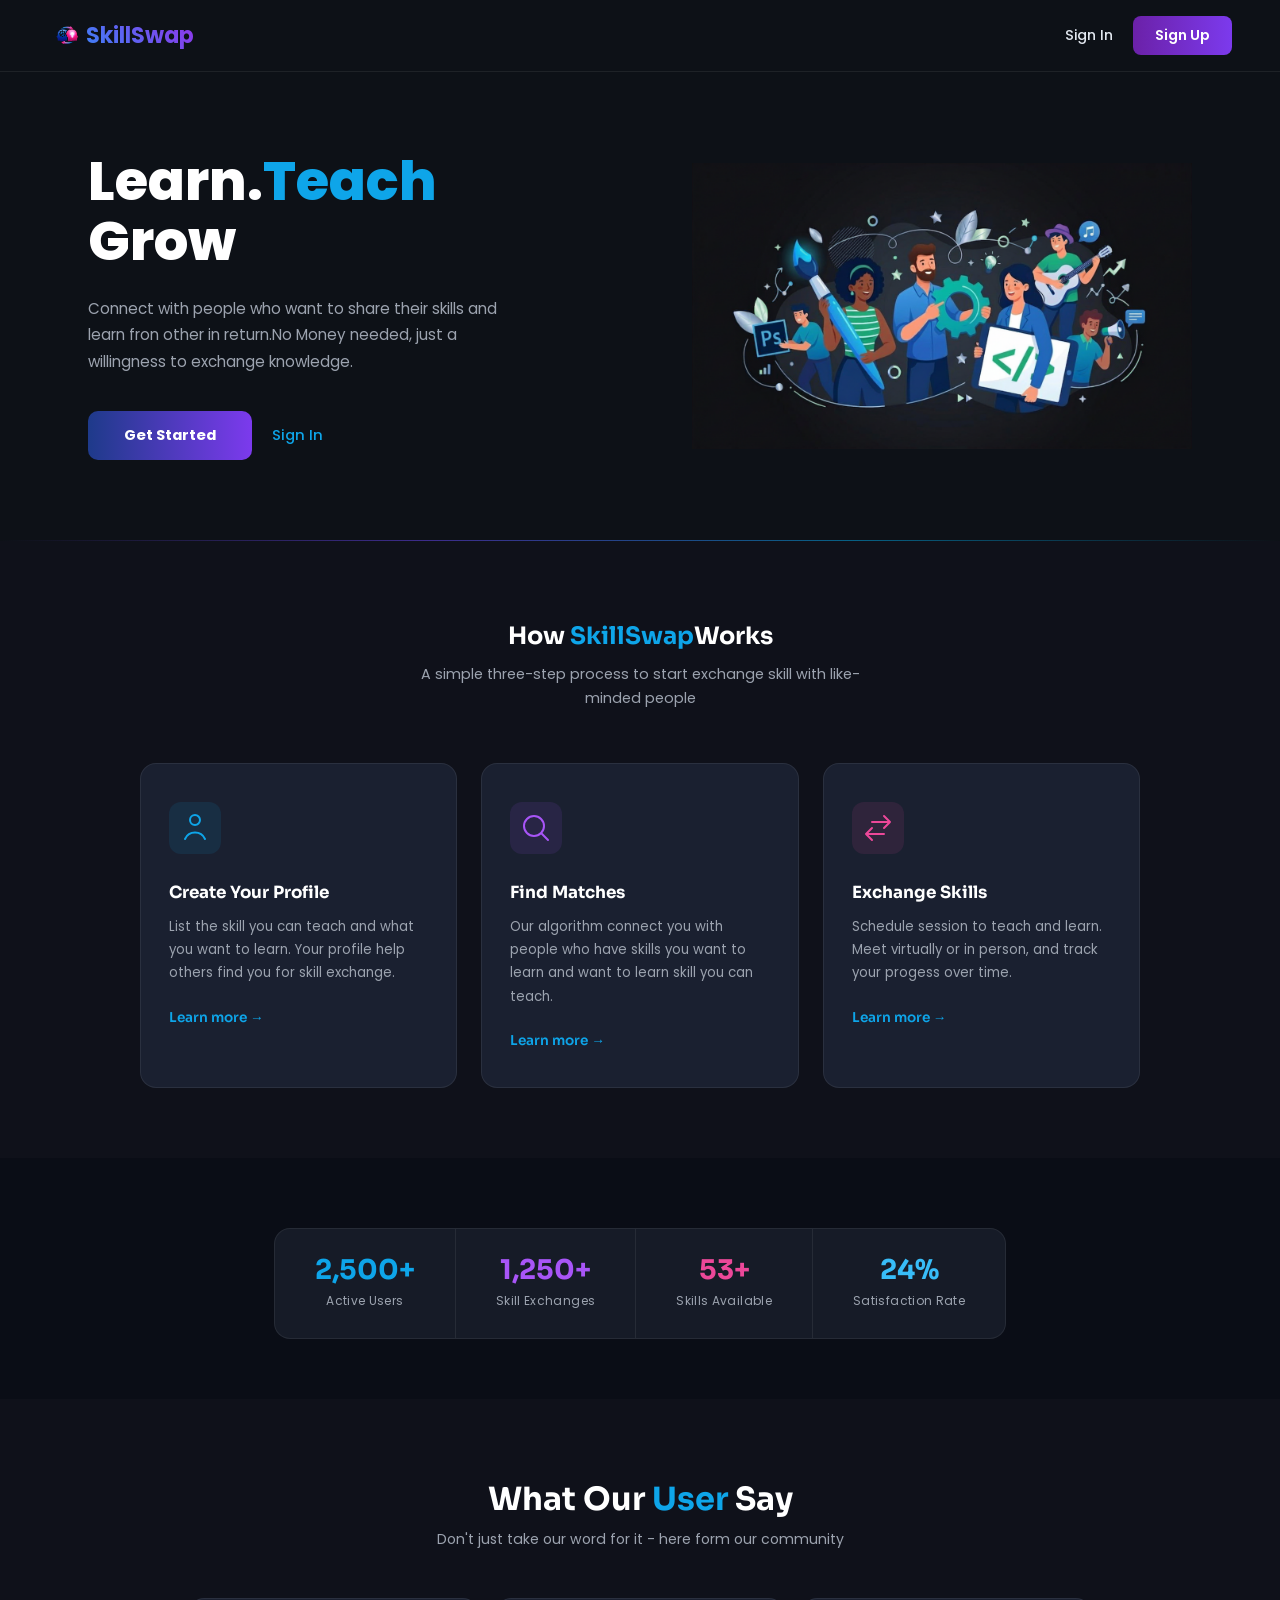
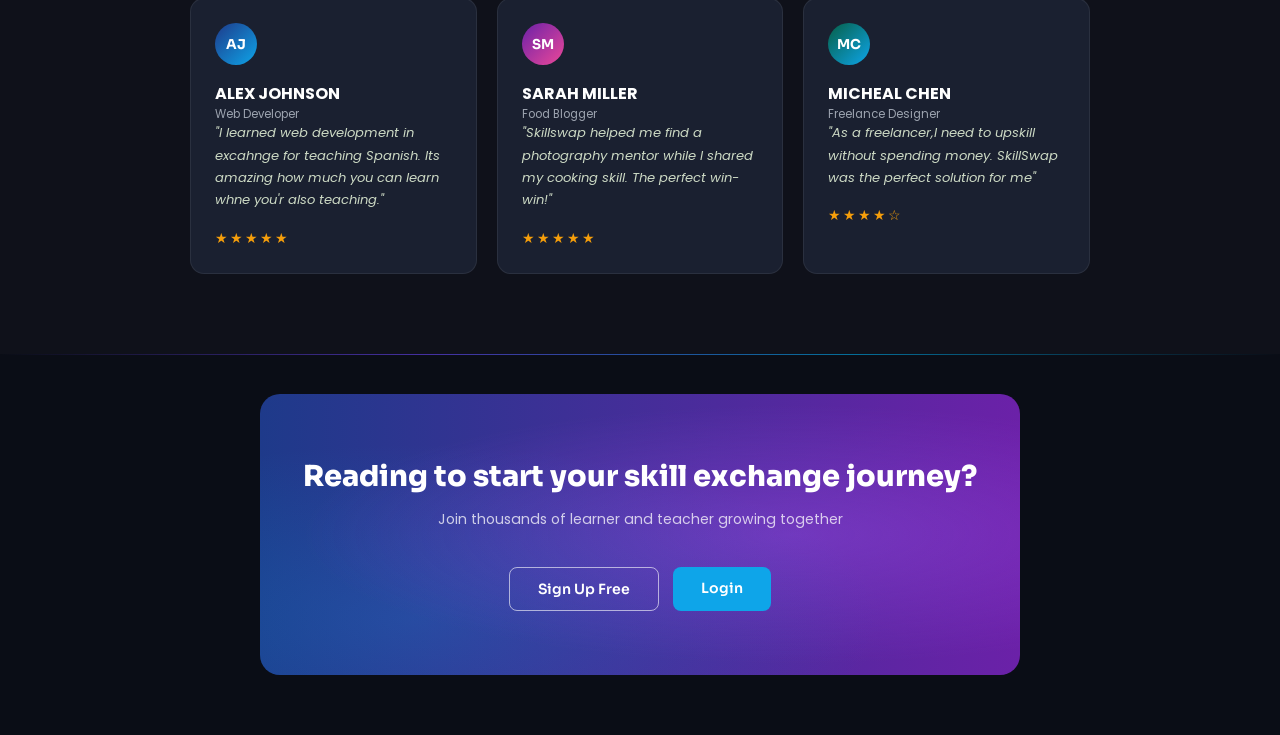
<file: index.html>
<html lang="en">
<head>
    <meta charset="UTF-8">
    <title>Skill Swap</title>
    <meta name="viewport" content="width=device-width, initial-scale=1.0">
    <link rel="stylesheet" href="style.css">
    <link href="https://fonts.googleapis.com/css2?family=Poppins:wght@300;400;600;700&display=swap" rel="stylesheet">
    <link rel="stylesheet" href="https://cdnjs.cloudflare.com/ajax/libs/font-awesome/6.5.0/css/all.min.css">
     <link href="https://fonts.googleapis.com/css2?family=Sora:wght@400;600;700;800&family=Inter:wght@300;400;500&display=swap" rel="stylesheet">
</head>
<body>
    <!--Navbar-->
    <nav class="navbar">
        <div class="nav-logo">
            <div class="nav-icon">
                <img src="logo.png" alt="SkillSwap Logo"style="width: 38px; height: 38px; object-fit: contain;"/>
            </div>
            <span>SkillSwap</span>
        </div>
        <div class="nav-right">
            <a href="sign in.html" class="nav-signin">Sign In</a>
            <a href="login.html" class="nav-signup">Sign Up</a>
        </div>
    </nav>
    <!--Hero section-->
    <div class="hero-wrapper">
    <section class="hero">
       <div class="hero-left">
        <h1>Learn.<span class="blue">Teach</span><br>Grow</h1>
        <p>Connect with people who want to share their skills and 
            learn fron other in return.No Money needed, just a 
            willingness to exchange knowledge.</p>
            <div class="hero-buttons">
                <a href="login.html" class="btn-get-started">Get Started</a>
                <a href="sign in.html" class="btn-signin">Sign In</a>
            </div>
       </div>
       <div class="hero-image">
            <img src="hero.png" alt="People Sharing Skills" >
       </div>
    </section>
    </div><!-- end hero-wrapper -->
    <!--HOW IT WORKS-->
    <section class="how-it-works">
        <div class="section-header">
            <h2>How <span class="blue">SkillSwap</span>Works</h2>
            <p class="subtitle">A simple three-step process to start exchange skill with like-minded people</p>
        </div>
        <div class="how-cards">
            <div class="how-card">
                <div class="icon blue-icon">
                    <svg xmlns="http://www.w3.org/2000/svg" width="32" height="32" fill="none"
                        viewBox="0 0 24 24" stroke="currentColor" stroke-width="1.5">
                    <path stroke-linecap="round" stroke-linejoin="round"
                        d="M15.75 6a3.75 3.75 0 1 1-7.5 0 3.75 3.75 0 0 1 7.5 0Z" />
                    <path stroke-linecap="round" stroke-linejoin="round"
                        d="M4.5 20.25a8.25 8.25 0 0 1 15 0" />
                    </svg>
                </div>
                <h3>Create Your Profile</h3>
                <p>List the skill you can teach and what you want to learn. Your profile help others
                    find you for skill exchange.</p>
                    <a href="#" class="learn-more">Learn more &rarr;</a>
            </div>
            <div class="how-card">
                <div class="icon purple-icon">
                    <svg xmlns="http://www.w3.org/2000/svg" width="32" height="32" fill="none"
                        viewBox="0 0 24 24" stroke="currentColor" stroke-width="1.5">
                    <path stroke-linecap="round" stroke-linejoin="round"
                        d="m21 21-5.197-5.197m0 0A7.5 7.5 0 1 0 5.196 5.196a7.5 7.5 0 0 0 10.607 10.607Z" />
                    </svg>
                </div>
                <h3>Find Matches</h3>
                <p>Our algorithm connect you with people who have skills you want to learn and 
                    want to learn skill you can teach.</p>
                <a href="#" class="learn-more">Learn more &rarr;</a>
            </div>
            <div class="how-card">
                <div class="icon pink-icon">
                    <svg xmlns="http://www.w3.org/2000/svg" width="32" height="32" fill="none"
                        viewBox="0 0 24 24" stroke="currentColor" stroke-width="1.5">
                    <path stroke-linecap="round" stroke-linejoin="round"
                         d="M7.5 21 3 16.5m0 0L7.5 12M3 16.5h13.5m0-13.5L21 7.5m0 0L16.5 12M21 7.5H7.5" />
                    </svg>
                </div>
                <h3>Exchange Skills</h3>
                <p>Schedule session to teach and learn. Meet virtually or in person, and track your 
                    progess over time.</p>
                    <a href="#" class="learn-more">Learn more &rarr;</a>
            </div>
        </div>
    </section>


     <!-- STATS SECTION -->
    <section class="stats">
    <div class="stat-card">
      <h2 class="blue">10,000+</h2>
      <p>Active Users</p>
    </div>
    <div class="stat-card">
      <h2 class="purple">5,000+</h2>
      <p>Skill Exchanges</p>
    </div>
    <div class="stat-card">
      <h2 class="pink">200+</h2>
      <p>Skills Available</p>
    </div>
    <div class="stat-card">
      <h2 class="sky">98%</h2>
      <p>Satisfaction Rate</p>
    </div>
  </section>

    <!--TESTMONIALS-->
    <section class="testimonials">
        <h2>What Our <span>User</span> Say</h2>
        <p class="subtitle">Don't just take our word for it - here form our community</p>
        <div class="cards">
            <div class="card">
                <div class="card-header">
                    <div class="avatar a1">AJ</div>
                </div>
                <h4>ALEX JOHNSON</h4>
                <p class="role">Web Developer</p>
                <p class="text">"I learned web development in excahnge for teaching Spanish.
                    Its amazing how much you can learn whne you'r also teaching."
                </p>
                    <div class="stars">★★★★★</div>
            </div>
        
            <div class="card">
            <div class="card-header">
                <div class="avatar a2">SM</div>
            </div>
            <h4>SARAH MILLER</h4>
            <p class="role">Food Blogger</p>
            <p class="text">"Skillswap helped me find a photography mentor while I shared
            my cooking skill. The perfect win-win!"</p>
            <div class="stars">★★★★★</div>
            </div>
            <div class="card">
            <div class="card-header">
                <div class="avatar a3">MC</div>
            </div>
            <h4>MICHEAL CHEN</h4>
            <p class="role">Freelance Designer</p>
            <p class="text">"As a freelancer,I need to upskill without spending money.
                SkillSwap was the perfect solution for me"</p>
                <div class="stars">★★★★☆</div>
        </div>
        </div>
    </section>
    <!--CTA SECTION-->
    <div class="cta-section-wrap">
    <section class="cta">
        <h2>Reading to start your skill exchange journey?</h2>
        <p>Join thousands of learner and teacher growing together</p>

        <div class="buttons">
            <a href="login.html" class="btn-light">Sign Up Free</a>
            <a href="login.html" class="btn-dark">Login</a>
        </div>
    </section>
    </div><!-- end cta-section-wrap -->

<script src="index.js"></script>
</body>

</html>
</file>
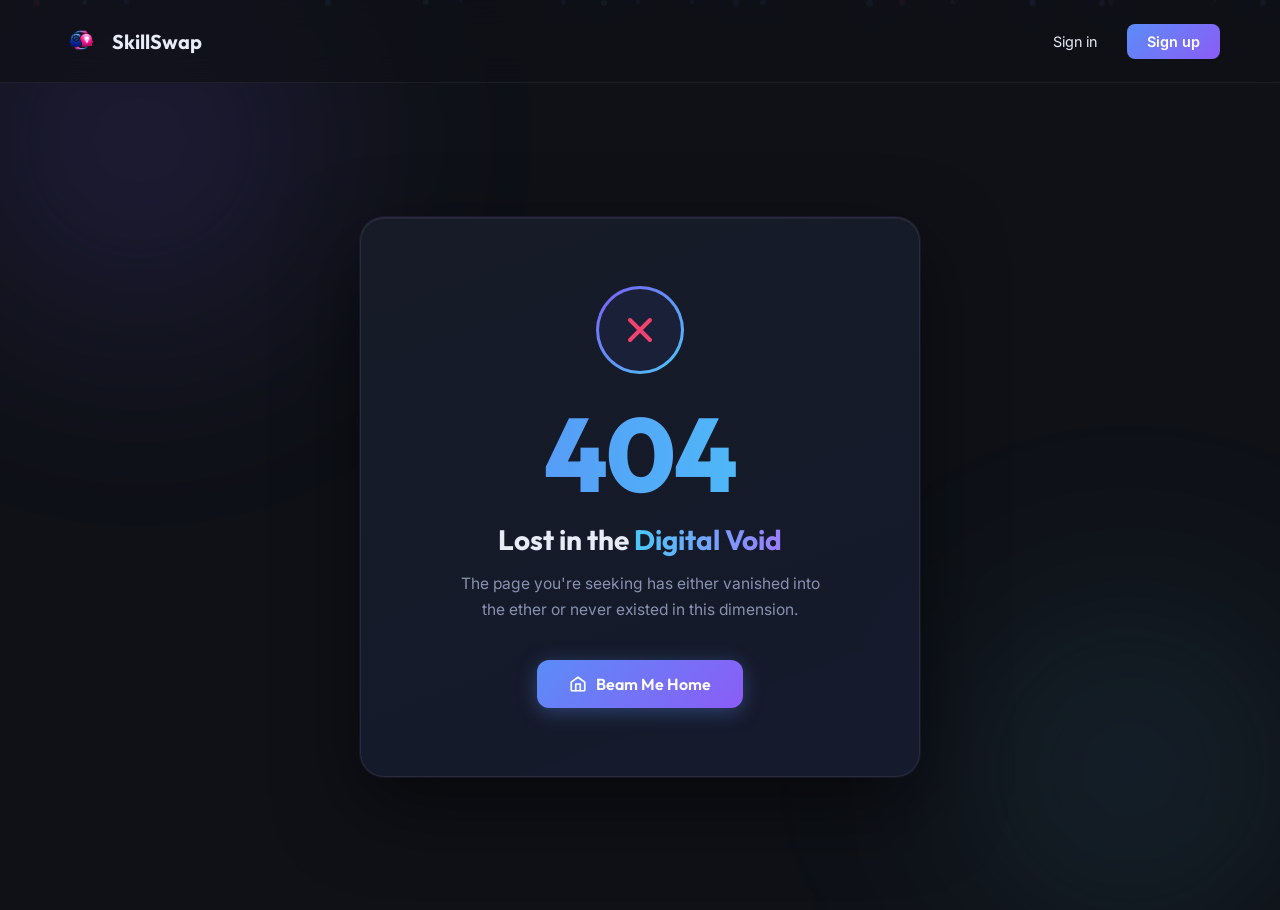
<file: comon.html>
<!DOCTYPE html>
<html lang="en">
<head>
  <meta charset="UTF-8" />
  <meta name="viewport" content="width=device-width, initial-scale=1.0"/>
  <title>404 – Lost in the Digital Void | SkillSwap</title>
  <link rel="stylesheet" href="comon.css" />
  <link href="https://fonts.googleapis.com/css2?family=Outfit:wght@400;600;700;800&family=Inter:wght@400;500&display=swap" rel="stylesheet"/>
</head>
<body>

  <div class="particles" id="particles"></div>

  <nav>
    <a href="index.html" class="logo">
      <img src="logo.png" alt="SkillSwap Logo" class="logo-img">
      SkillSwap
    </a>
    <div class="nav-actions">
      <a href="sign in.html" class="btn-signin">Sign in</a>
    <a href="login.html" class="btn-signup">Sign up</a>
    </div>
  </nav>

  <main>
    <div class="card">
      <div class="icon-wrapper">
        <svg viewBox="0 0 40 40" fill="none" xmlns="http://www.w3.org/2000/svg">
          <line x1="10" y1="10" x2="30" y2="30" stroke="#f0436e" stroke-width="4" stroke-linecap="round"/>
          <line x1="30" y1="10" x2="10" y2="30" stroke="#f0436e" stroke-width="4" stroke-linecap="round"/>
        </svg>
      </div>

      <div class="error-code">404</div>

      <h1 class="headline">Lost in the <span>Digital Void</span></h1>

      <p class="description">
        The page you're seeking has either vanished into the ether
        or never existed in this dimension.
      </p>

      <a href="index.html" class="btn-home">
        <svg viewBox="0 0 24 24" fill="none" stroke="currentColor"
             stroke-width="2.2" stroke-linecap="round" stroke-linejoin="round">
          <path d="M3 9.5L12 3l9 6.5V20a1 1 0 0 1-1 1H4a1 1 0 0 1-1-1V9.5z"/>
          <polyline points="9 21 9 12 15 12 15 21"/>
        </svg>
        Beam Me Home
      </a>
    </div>
  </main>

  <script src="comon.js"></script>
</body>
</html>
</file>
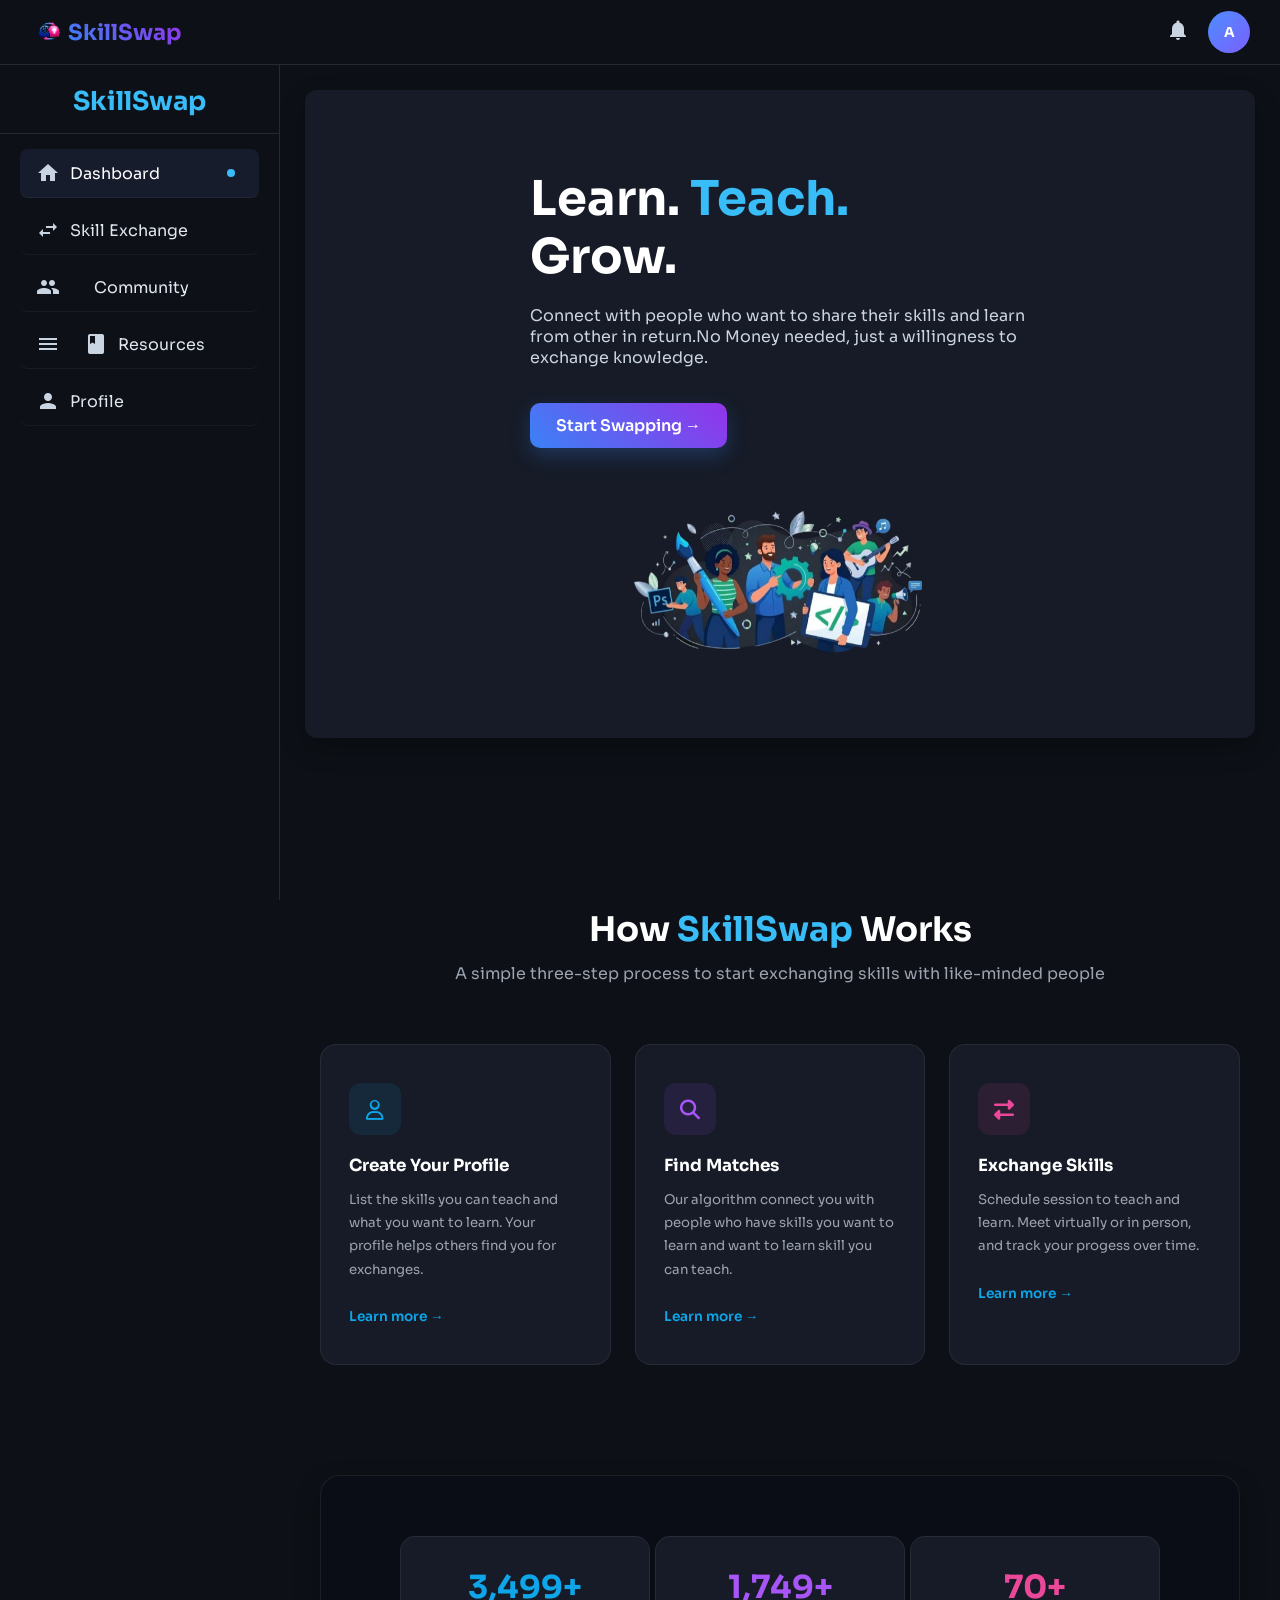
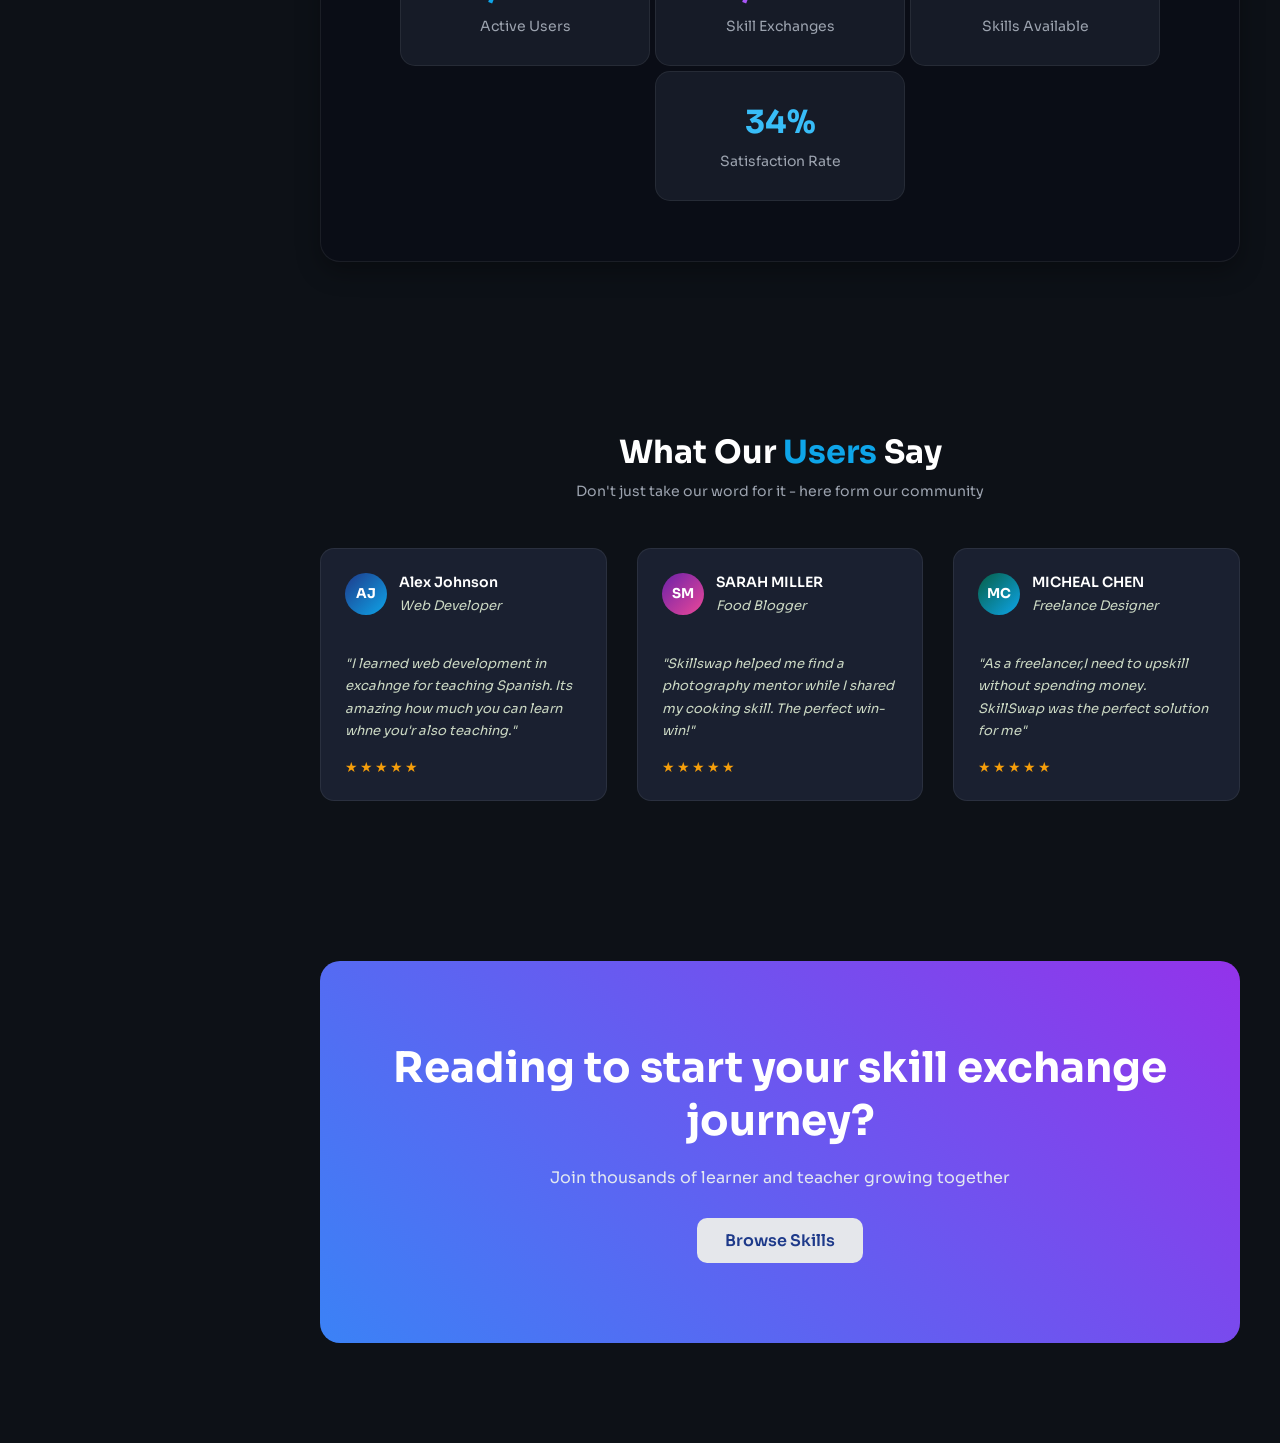
<file: Dashboard.html>
<!DOCTYPE html>
<html lang="en">
<head>
    <meta charset="UTF-8">
    <title>SkillSwap Dashboard</title>
    <link rel="stylesheet" href="dashboard.css">
    <meta name="viewport" content="width=device-width, initial-scale=1.0">

    <link href="https://fonts.googleapis.com/icon?family=Material+Icons" rel="stylesheet">
    <link href="https://fonts.googleapis.com/css2?family=Poppins:wght@300;400;600;700&display=swap" rel="stylesheet">
    <link href="https://fonts.googleapis.com/css2?family=Sora:wght@400;600;700;800&display=swap" rel="stylesheet">
    <link rel="stylesheet" href="https://cdnjs.cloudflare.com/ajax/libs/font-awesome/6.5.0/css/all.min.css">

</head>


<body>

    <!-- Navbar -->
    <nav class="navbar">

        <div class="nav-left">
            <div class="menu-btn">
                    <span class="material-icons">menu</span>
             </div>
             <div class="nav-logo">
                    <img src="logo.png" alt="SkillSwap Logo" />
                    <span>SkillSwap</span>
             </div>
         </div>
         
        <div class="nav-right">
            <div class="notif-wrapper">
                <span class="material-icons" id="notifIcon">notifications</span>
                <span id="notifBadge" style="position:absolute;top:-6px;right:-6px;width:18px;height:18px;background:#ef4444;border-radius:50%;font-size:11px;font-weight:700;color:white;display:none;align-items:center;justify-content:center;font-family:Sora,sans-serif;border:2px solid #0d1117;z-index:10;"></span>

                <!-- NOTIFICATION DROPDOWN -->
                <div class="dropdown" id="notifDropdown">
                    <div>No new notifications</div>
                    <div id="viewAllBtn">View All Notifications</div>
                </div>
            </div>

            
            <div class="profile-wrapper">
                <div class="user" id="profileIcon">A</div>

                <div class="dropdown" id="dropdownMenu">
                 <div id="profileBtn">
                     <span class="material-icons">person</span> My Profile
                 </div>
                    <div id="signOutBtn">
                     <span class="material-icons">logout</span> Sign out
                    </div>
                </div>
            </div>

        </div>

        

    </nav>

<div class="container">

    <!-- Sidebar -->
    <div class="sidebar">
        <h2 class="logo">SkillSwap</h2>
        <ul>
            <li class="active" data-section="dashboard">
                <span class="material-icons">home</span> Dashboard
            </li>
            <li>
                <a href="exchange.html">
                     <span class="material-icons">swap_horiz</span> 
                     Skill Exchange
                </a>
            </li>
            <li>
                <a href="community.html">
                     <span class="material-icons">groups</span> 
                     Community
                </a>
            </li>
            <li>
                <a href="resources.html">
                     <span class="material-icons">menu_book</span> 
                     Resources
                </a>
            </li>
            <li>
                <a href="profile.html">
                     <span class="material-icons">person</span> 
                     Profile
                </a>
            </li>
        </ul>
    </div>


    <!--Main Content-->
    <div class="main">
        <div class="learn">
            <div class="content-container">
                <div class="content-section active-section" id="dashboard">
                    <div class="text-section">
                        <h1>Learn. <span>Teach.</span><br>Grow.</h1>
                        <p>
                        Connect with people who want to share their skills and 
                        learn from other in return.No Money needed, just a 
                        willingness to exchange knowledge.
                        </p>
                      <a href="exchange.html" class="swap-btn" onclick="startSwap()">Start Swapping →</a>
                    </div>
                         <div class="image-section">
                            <div class="card">
                                <img src="dashpic.png" alt="Card Image">
                            </div>
                        </div>
                </div>
            </div>
        </div>
         
            
     
        <div class="content-section" id="skill-exchange" style="display:none;">
            <h2>Skill Exchange</h2>
            <p>Here you can exchange skills with other users.</p>
        </div>
        <div class="content-section" id="Learning" style="display:none;">
            <h2>Learning Hub</h2>
        </div>
        <div class="content-section" id="Community" style="display:none;">
            <h2>Community</h2>
        </div>
        <div class="content-section" id="Resources" style="display:none;">
            <h2>Resources</h2>
        </div>
        <div class="content-section" id="Profile" style="display:none;">
            <h2>Profile</h2>
        </div>


        <!-- How SkillSwap Works -->
            <div class="how">
                <h2>How <span>SkillSwap</span> Works</h2>
                <p>A simple three-step process to start exchanging skills with like-minded people</p>

                <div class="steps">

                    <div class="step-card">
                        <span class="step-icons blue-icon">
                            <i class="fa-regular fa-user"></i>
                        </span>
                        <h3>Create Your Profile</h3>
                        <p>
                            List the skills you can teach and what you want to learn.
                            Your profile helps others find you for exchanges.
                        </p>
                        <a href="#">Learn more →</a>
                    </div>

                    <div class="step-card">
                        <span class="step-icons purple-icon">
                            <i class="fa-solid fa-magnifying-glass"></i>
                        </span>
                        <h3>Find Matches</h3>
                        <p>
                            Our algorithm connect you with people who have skills you want to learn and 
                            want to learn skill you can teach.
                        </p>
                        <a href="#">Learn more →</a>
                    </div>

                    <div class="step-card">
                        <span class="step-icons pink-icon">
                            <i class="fa-solid fa-right-left"></i>
                        </span>
                        <h3>Exchange Skills</h3>
                        <p>
                            Schedule session to teach and learn. Meet virtually or in person, and track your 
                            progess over time.
                        </p>
                        <a href="#">Learn more →</a>
                    </div>
                </div>
            </div>

       


        <!-- Stats -->
            <div class="stats-wrapper">
                 <div class="stats">
                     <div class="stat-card">
                        <h2 class="blue">10,000+</h2>
                        <p>Active Users</p>
                    </div>
                    <div class="stat-card">
                         <h2 class="purple">5,000+</h2>
                         <p>Skill Exchanges</p>
                    </div>
                    <div class="stat-card">
                        <h2 class="pink">200+</h2>
                         <p>Skills Available</p>
                    </div>
                    <div class="stat-card">
                        <h2 class="sky">98%</h2>
                        <p>Satisfaction Rate</p>
                    </div>
                 </div>
            </div>

    <!-- What Our Users Say -->
            <div class="testimonials">
                <h2>What Our <span>Users</span> Say</h2>
                <p>
                    Don't just take our word for it - here form our community
                </p>
                <div class="testimonial-cards">
                    <div class="testimonial-card">
                        <div class="user-info">
                            <div class="user p1">AJ</div>
                            <div>
                                <h3>Alex Johnson</h3>
                                <p>Web Developer</p>
                            </div>
                        </div>
                        <p>
                            "I learned web development in excahnge for teaching Spanish.
                            Its amazing how much you can learn whne you'r also teaching."    
                        </p>
                            <div class="stars">
                                ★★★★★
                            </div>
                    </div>
                    <div class="testimonial-card">
                        <div class="user-info">
                            <div class="user p2">SM</div>
                            <div>
                                <h3>SARAH MILLER</h3>
                                <p>Food Blogger</p>
                            </div>
                        </div>
                        <p>
                            "Skillswap helped me find a photography mentor while I shared
                            my cooking skill. The perfect win-win!"
                        </p>
                            <div class="stars">
                                ★★★★★
                            </div>
                    </div>
                    <div class="testimonial-card">
                        <div class="user-info">
                            <div class="user p3">MC</div>
                            <div>
                                <h3>MICHEAL CHEN</h3>
                                <p>Freelance Designer</p>
                            </div>
                        </div>
                        <p>
                            "As a freelancer,I need to upskill without spending money.
                SkillSwap was the perfect solution for me"
                        </p>
                            <div class="stars">
                                ★★★★★
                            </div>
                    </div>

                </div>
            </div>

        <!-- CTA Blue Section -->
            <div class="cta-section">
                <h1>Reading to start your skill exchange journey?</h1>
                <p>
                    Join thousands of learner and teacher growing together
                </p>
                <button onclick="window.location.href='exchange.html'">
                    Browse Skills
                </button>
            </div>
    </div>

    

     
</div>
</body>

<script src="dashboard.js" defer></script>
<script src="notif-badge.js"></script>


</html>
</file>
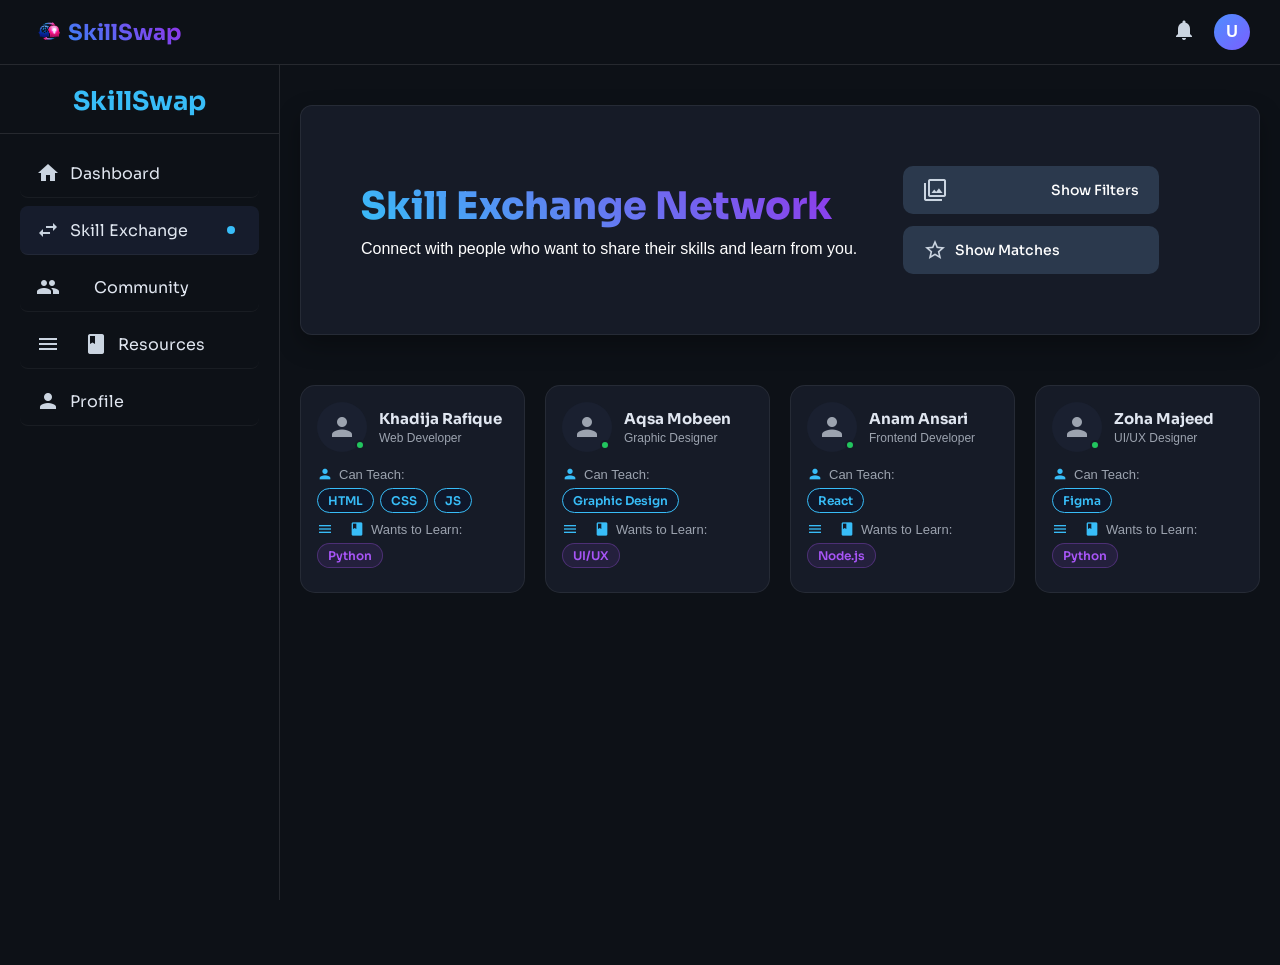
<file: exchange.html>
<!DOCTYPE html>
<html lang="en">
<head>
  <meta charset="UTF-8"/>
  <meta name="viewport" content="width=device-width, initial-scale=1.0"/>
  <title>SkillSwap – Skill Exchange</title>
  <link rel="stylesheet" href="exchange.css"/>
  <link href="https://fonts.googleapis.com/icon?family=Material+Icons" rel="stylesheet"/>
  <link href="https://fonts.googleapis.com/css2?family=Sora:wght@400;600;700&family=DM+Sans:wght@400;500&display=swap" rel="stylesheet"/>
  <style>
    .notif-wrapper { position: relative; }
    #notifBadge {
      position: absolute; top: -6px; right: -6px;
      width: 18px; height: 18px; background: #ef4444;
      border-radius: 50%; font-size: 11px; font-weight: 700;
      color: white; display: none; align-items: center;
      justify-content: center; font-family: 'Sora', sans-serif;
      border: 2px solid #0d1117; z-index: 10;
    }
    .dropdown-notif-item {
      display: flex !important; align-items: flex-start !important;
      gap: 10px; padding: 12px 14px !important; border-radius: 8px;
      font-size: 14px; color: #e0e6f0; width: 100%;
      cursor: default !important; border-bottom: 1px solid rgba(255,255,255,0.08);
    }
    .dropdown-notif-item:hover { background: #222a35; }
    #notifDropdown { min-width: 300px; }
  </style>
</head>
<body>

<nav class="navbar">
  <div class="nav-left">
    <div class="menu-btn" id="hamburgerBtn"><span class="material-icons">menu</span></div>
    <div class="nav-logo">
      <img src="logo.png" alt="SkillSwap Logo"/>
      <span>SkillSwap</span>
    </div>
  </div>
  <div class="nav-right">
    <div class="notif-wrapper">
      <span class="material-icons" id="notifIcon">notifications</span>
      <span id="notifBadge"></span>
      <div class="dropdown" id="notifDropdown">
        <div id="viewAllBtn"><span class="material-icons" style="font-size:16px">open_in_new</span> View All Notifications</div>
      </div>
    </div>
    <div class="profile-wrapper">
      <div class="user" id="profileIcon">A</div>
      <div class="dropdown" id="dropdownMenu">
        <div id="profileBtn">
          <span class="material-icons">person</span> My Profile
        </div>
        <div id="signOutBtn">
          <span class="material-icons">logout</span> Sign out
        </div>
      </div>
    </div>
  </div>
</nav>

<div class="overlay" id="overlay"></div>

<div class="container">
  <div class="sidebar" id="sidebar">
    <h2 class="logo">SkillSwap</h2>
    <ul>
      <li><a href="Dashboard.html"><span class="material-icons">home</span>Dashboard</a></li>
      <li class="active"><a href="exchange.html"><span class="material-icons">swap_horiz</span>Skill Exchange</a></li>
      <li><a href="Community.html"><span class="material-icons">groups</span>Community</a></li>
      <li><a href="resources.html"><span class="material-icons">menu_book</span>Resources</a></li>
      <li><a href="profile.html"><span class="material-icons">person</span>Profile</a></li>
    </ul>
  </div>

  <div class="main">
    <div class="page-header">
      <div class="header-left">
        <h1>Skill Exchange Network</h1>
        <p>Connect with people who want to share their skills and learn from you.</p>
      </div>
      <div class="header-btns">
        <button class="btn-filter" id="toggleFilter"><span class="material-icons">filter_alt</span>Show Filters</button>
        <button class="btn-matches" id="showMatchesBtn"><span class="material-icons">star_border</span>Show Matches</button>
      </div>
    </div>

    <div class="filter-box" id="filterBox" style="display:none;">
      <div class="filter-header">
        <h3><span class="material-icons">filter_alt</span>Filter Options</h3>
        <span class="material-icons close-filter" id="closeFilter">close</span>
      </div>
      <div class="filter-inputs">
        <div class="filter-group">
          <label><span class="material-icons">person</span>I can teach</label>
          <div class="input-wrap"><span class="material-icons">search</span><input type="text" id="teachFilter" placeholder="Any skill"/></div>
        </div>
        <div class="filter-group">
          <label><span class="material-icons">menu_book</span>I want to learn</label>
          <div class="input-wrap"><span class="material-icons">search</span><input type="text" id="learnFilter" placeholder="Any skill"/></div>
        </div>
        <div class="filter-group">
          <label><span class="material-icons">location_on</span>Location</label>
          <div class="input-wrap"><span class="material-icons">location_on</span><input type="text" id="locationFilter" placeholder="Any location"/></div>
        </div>
      </div>
      <div class="filter-actions">
        <button class="btn-reset" id="resetFilter">Reset</button>
        <button class="btn-apply" id="applyFilter">Apply Filters</button>
      </div>
    </div>

    <div class="cards-grid" id="cardsGrid">

      <div class="user-card" data-name="Khadija Rafique" data-role="Web Developer" data-teach="HTML,CSS,JS" data-learn="Python">
        <div class="card-top">
          <div class="card-avatar"><span class="material-icons">person</span><span class="online-dot"></span></div>
          <div class="card-info"><h4>Khadija Rafique</h4><p>Web Developer</p></div>
        </div>
        <div class="card-skills">
          <p><span class="material-icons">person</span> Can Teach:</p>
          <div class="skill-tags">
            <span class="skill-tag teach">HTML</span>
            <span class="skill-tag teach">CSS</span>
            <span class="skill-tag teach">JS</span>
          </div>
          <p><span class="material-icons">menu_book</span> Wants to Learn:</p>
          <div class="skill-tags"><span class="skill-tag learn">Python</span></div>
        </div>
      </div>

      <div class="user-card" data-name="Aqsa Mobeen" data-role="Graphic Designer" data-teach="Graphic Design" data-learn="UI/UX">
        <div class="card-top">
          <div class="card-avatar"><span class="material-icons">person</span><span class="online-dot"></span></div>
          <div class="card-info"><h4>Aqsa Mobeen</h4><p>Graphic Designer</p></div>
        </div>
        <div class="card-skills">
          <p><span class="material-icons">person</span> Can Teach:</p>
          <div class="skill-tags"><span class="skill-tag teach">Graphic Design</span></div>
          <p><span class="material-icons">menu_book</span> Wants to Learn:</p>
          <div class="skill-tags"><span class="skill-tag learn">UI/UX</span></div>
        </div>
      </div>

      <div class="user-card" data-name="Anam Ansari" data-role="Frontend Developer" data-teach="React" data-learn="Node.js">
        <div class="card-top">
          <div class="card-avatar"><span class="material-icons">person</span><span class="online-dot"></span></div>
          <div class="card-info"><h4>Anam Ansari</h4><p>Frontend Developer</p></div>
        </div>
        <div class="card-skills">
          <p><span class="material-icons">person</span> Can Teach:</p>
          <div class="skill-tags"><span class="skill-tag teach">React</span></div>
          <p><span class="material-icons">menu_book</span> Wants to Learn:</p>
          <div class="skill-tags"><span class="skill-tag learn">Node.js</span></div>
        </div>
      </div>

      <div class="user-card" data-name="Zoha Majeed" data-role="UI/UX Designer" data-teach="Figma" data-learn="Python">
        <div class="card-top">
          <div class="card-avatar"><span class="material-icons">person</span><span class="online-dot"></span></div>
          <div class="card-info"><h4>Zoha Majeed</h4><p>UI/UX Designer</p></div>
        </div>
        <div class="card-skills">
          <p><span class="material-icons">person</span> Can Teach:</p>
          <div class="skill-tags"><span class="skill-tag teach">Figma</span></div>
          <p><span class="material-icons">menu_book</span> Wants to Learn:</p>
          <div class="skill-tags"><span class="skill-tag learn">Python</span></div>
        </div>
      </div>

    </div>

    <div class="no-matches" id="noMatchesBox">
      <div class="no-match-icon"><span class="material-icons">person_search</span></div>
      <h2>No matches found</h2>
      <p>We couldn't find any skill matches. Try adjusting your profile skills or browse all users instead.</p>
      <button class="browse-btn" id="browseUsersBtn">Browse All Users</button>
    </div>
  </div>
</div>

<!-- MODAL -->
<div class="modal-backdrop" id="modalBackdrop">
  <div class="modal-box">
    <div class="modal-header">
      <h2>Schedule Exchange</h2>
      <span class="modal-close" id="modalClose"><span class="material-icons">close</span></span>
    </div>
    <div class="modal-user">
      <div class="modal-avatar">
        <span class="material-icons">person</span>
        <span class="modal-online-dot"></span>
      </div>
      <div>
        <h3 id="modalName">User Name</h3>
        <p id="modalRole">Skill Exchange Partner</p>
      </div>
    </div>
    <div class="modal-field">
      <label><span class="material-icons">chat_bubble_outline</span>Message (Optional)</label>
      <textarea id="modalMessage" placeholder="Hi, I'd like to exchange..."></textarea>
    </div>
    <div class="modal-row">
      <div class="modal-field">
        <label><span class="material-icons">calendar_today</span>Date</label>
        <input type="date" id="modalDate"/>
      </div>
      <div class="modal-field">
        <label><span class="material-icons">schedule</span>Time</label>
        <input type="time" id="modalTime"/>
      </div>
    </div>
    <div class="modal-field">
      <label>Duration (minutes)</label>
      <select id="modalDuration">
        <option>30 minutes</option>
        <option>45 minutes</option>
        <option>60 minutes</option>
      </select>
    </div>
    <div class="modal-info">
      <span class="material-icons">videocam</span>
      A secure video meeting link will be generated automatically
    </div>
    <div class="modal-btns">
      <button class="modal-cancel" id="modalCancel">Cancel</button>
      <button class="modal-schedule" id="modalSchedule">Schedule Exchange</button>
    </div>
  </div>
</div>

<script src="exchange.js"></script>
</body>
</html>
</file>
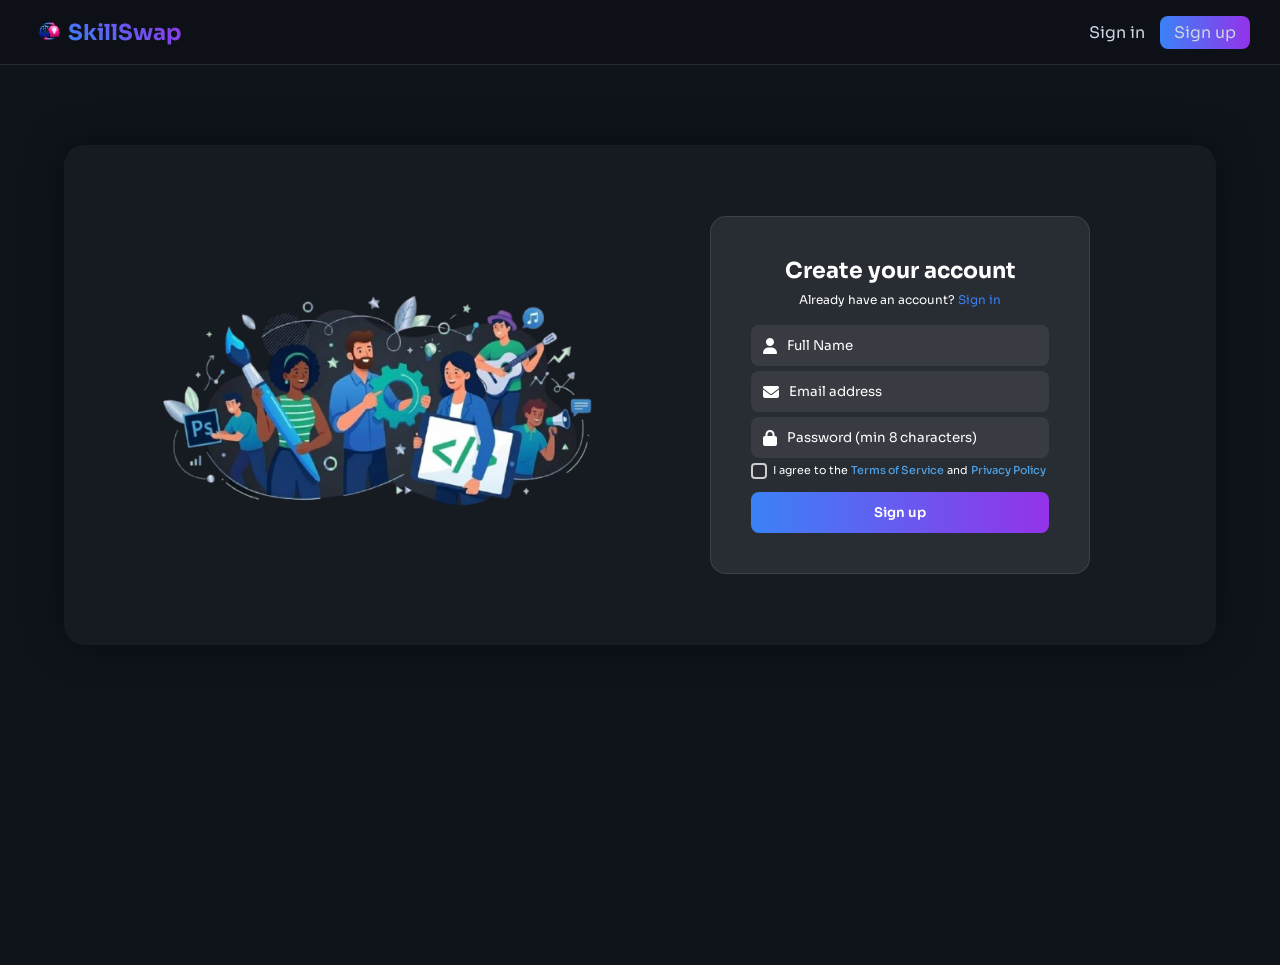
<file: login.html>
<!DOCTYPE html>
<html lang="en">
  <head>
    <meta charset="UTF-8" />
    <meta name="viewport" content="width=device-width, initial-scale=1.0" />
    <title>SkillSwap</title>
    <link rel="stylesheet" href="login.css" />

    <!-- Icons -->
    <link
      href="https://cdnjs.cloudflare.com/ajax/libs/font-awesome/6.5.0/css/all.min.css"
      rel="stylesheet"/>

    <link href="https://fonts.googleapis.com/icon?family=Material+Icons" rel="stylesheet">
    <link href="https://fonts.googleapis.com/css2?family=Poppins:wght@300;400;600;700&display=swap" rel="stylesheet">
    <link href="https://fonts.googleapis.com/css2?family=Sora:wght@400;600;700;800&display=swap" rel="stylesheet">

  </head>
  <body>

    <!-- Navbar -->
    <div class="navbar">
      <div class="logo">
        <img src="logo.png" alt="SkillSwap Logo" />
        <span>SkillSwap</span>
      </div>


      
      <div class="nav">
        <a href="sign in.html">Sign in</a>
        <a href="#" class="btn-nav">Sign up</a>
      </div>
    </div>




    <!-- LEFT SIDE -->
  <div class="main">
  
    <div class="container">

      <div class="left">
        <img src="dashpic.png" alt="SkillSwap Image" />
      </div>

      <!-- RIGHT FORM -->
      <div class="right">
        <div class="card">
          <h2>Create your account</h2>
          <p>Already have an account? <a href="sign in.html">Sign in</a></p>


         <!-- ✅ FORM START -->
          <form id="signupForm">
            
         <div class="input">
              <i class="fa fa-user"></i>
              <input type="text" id="name" placeholder="Full Name" required>
          </div>
          <small class="error" id="nameError"></small>

          <div class="input">
              <i class="fa fa-envelope"></i>
              <input type="email" id="email" placeholder="Email address" required>
          </div>
          <small class="error" id="emailError"></small>

          <div class="input">
              <i class="fa fa-lock"></i>
              <input type="password" id="password" placeholder="Password (min 8 characters)" required>
          </div>
          <small class="error" id="passwordError"></small>

          <div class="check">
            <input type="checkbox" id="terms"required>
            <label>
              I agree to the 
                <a href="comon.html">Terms of Service</a> 
               and 
                <a href="comon.html">Privacy Policy</a>
            </label>
          </div>
          <small class="error" id="termsError"></small>

          <button type="submit" class="signup-btn" id="signupBtn">Sign up</button>
          
          </form>
          <!-- ✅ FORM END -->


        </div>

      </div>

  </div>
</div>



<script src="login.js"></script>

  </body>
</html>
</file>
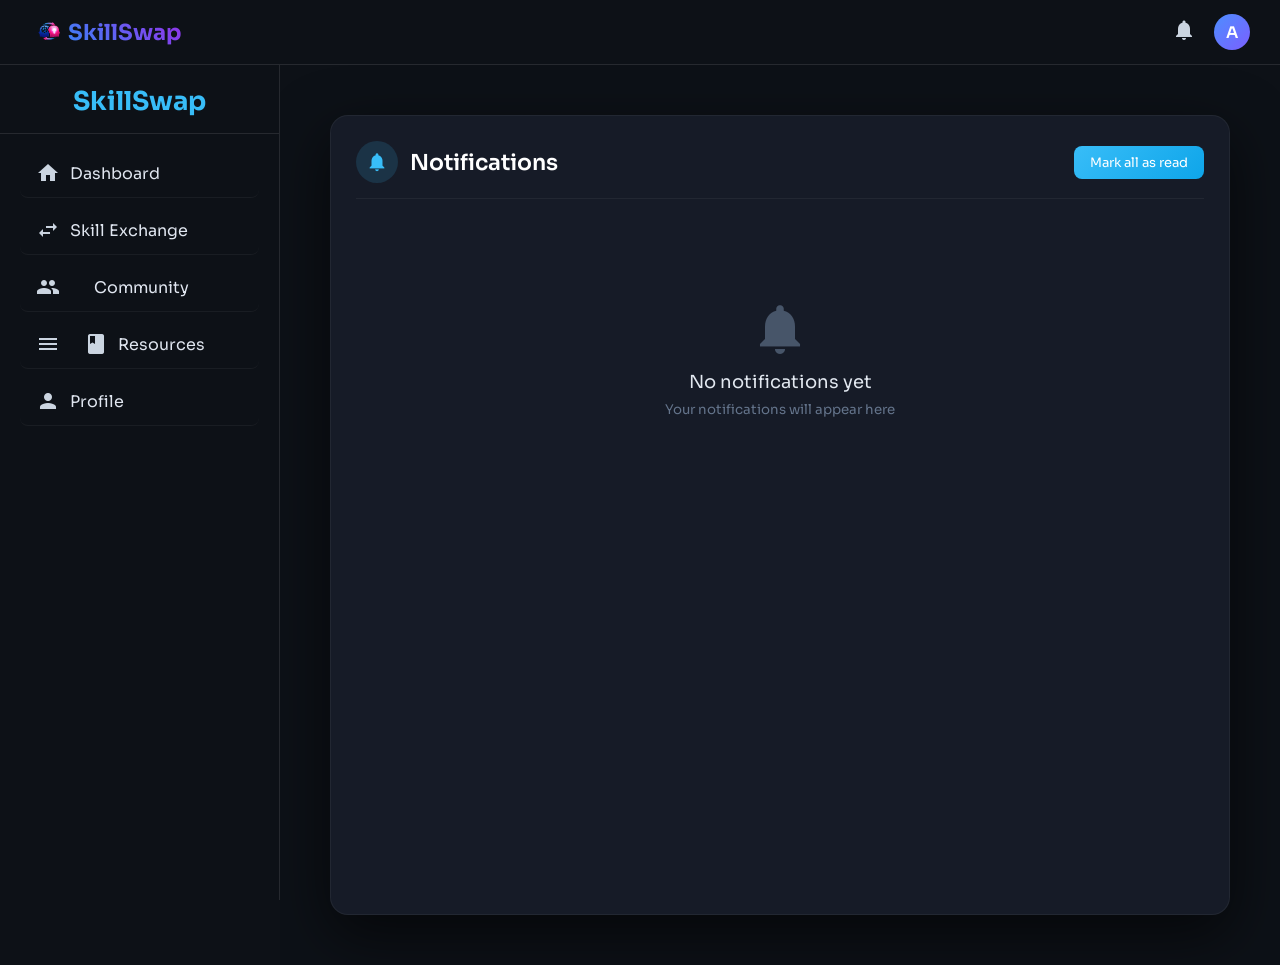
<file: notification.html>
<!DOCTYPE html>
<html lang="en">
<head>
    <meta charset="UTF-8">
    <title>SkillSwap – Notifications</title>
    <link rel="stylesheet" href="notification.css">
    <meta name="viewport" content="width=device-width, initial-scale=1.0">
    <link href="https://fonts.googleapis.com/icon?family=Material+Icons" rel="stylesheet">
    <link href="https://fonts.googleapis.com/css2?family=Poppins:wght@300;400;600;700&display=swap" rel="stylesheet">
    <link href="https://fonts.googleapis.com/css2?family=Sora:wght@400;600;700;800&display=swap" rel="stylesheet">
    <link rel="stylesheet" href="https://cdnjs.cloudflare.com/ajax/libs/font-awesome/6.5.0/css/all.min.css">
    <style>
      /* Notification badge */
      .notif-wrapper { position: relative; }
      #notifBadge {
        position: absolute;
        top: -6px; right: -6px;
        width: 18px; height: 18px;
        background: #ef4444;
        border-radius: 50%;
        font-size: 11px;
        font-weight: 700;
        color: white;
        display: none;
        align-items: center;
        justify-content: center;
        font-family: 'Sora', sans-serif;
        border: 2px solid #0d1117;
        z-index: 10;
      }
      /* Unread notif item highlight */
      .notif-item:not(.read) {
        border-left: 3px solid #38bdf8;
      }
    </style>
</head>
<body>

    <!-- Navbar -->
    <nav class="navbar">
        <div class="nav-left">
            <div class="menu-btn">
                <span class="material-icons">menu</span>
            </div>
            <div class="nav-logo">
                <img src="logo.png" alt="SkillSwap Logo" />
                <span>SkillSwap</span>
            </div>
        </div>

        <div class="nav-right">
            <div class="notif-wrapper">
                <span class="material-icons" id="notifIcon">notifications</span>
                <span id="notifBadge" style="position:absolute;top:-6px;right:-6px;width:18px;height:18px;background:#ef4444;border-radius:50%;font-size:11px;font-weight:700;color:white;display:none;align-items:center;justify-content:center;font-family:Sora,sans-serif;border:2px solid #0d1117;z-index:10;"></span>

                <!-- NOTIFICATION DROPDOWN -->
                <div class="dropdown" id="notifDropdown">
                    <div>No new notifications</div>
                    <div id="viewAllBtn">View All Notifications</div>
                </div>
            </div>

            <div class="profile-wrapper">
                <div class="user" id="profileIcon">A</div>
                <div class="dropdown" id="dropdownMenu">
                    <div id="profileBtn">
                        <span class="material-icons">person</span> My Profile
                    </div>
                    <div id="signOutBtn">
                        <span class="material-icons">logout</span> Sign out
                    </div>
                </div>
            </div>
        </div>
    </nav>

    <div class="container">
        <!-- Sidebar -->
        <div class="sidebar">
            <h2 class="logo">SkillSwap</h2>
            <ul>
                <li><a href="Dashboard.html"><span class="material-icons">home</span> Dashboard</a></li>
                <li><a href="exchange.html"><span class="material-icons">swap_horiz</span> Skill Exchange</a></li>
                <li><a href="community.html"><span class="material-icons">groups</span> Community</a></li>
                <li><a href="resources.html"><span class="material-icons">menu_book</span> Resources</a></li>
                <li><a href="profile.html"><span class="material-icons">person</span> Profile</a></li>
            </ul>
        </div>

        <!-- Main Content -->
        <div class="main">
            <div class="notification-container">

                <div class="notification-header">
                    <div class="title">
                        <span class="material-icons">notifications</span>
                        <h2>Notifications</h2>
                    </div>
                    <button class="mark-read">Mark all as read</button>
                </div>

                <!-- Empty state (hidden if notifications exist) -->
                <div class="notification-card">
                    <span class="material-icons">notifications</span>
                    <p>No notifications yet</p>
                    <small>Your notifications will appear here</small>
                </div>

            </div>
        </div>
    </div>

    <script src="notification.js" defer></script>
    <script src="notif-badge.js"></script>

</body>
</html>
</file>
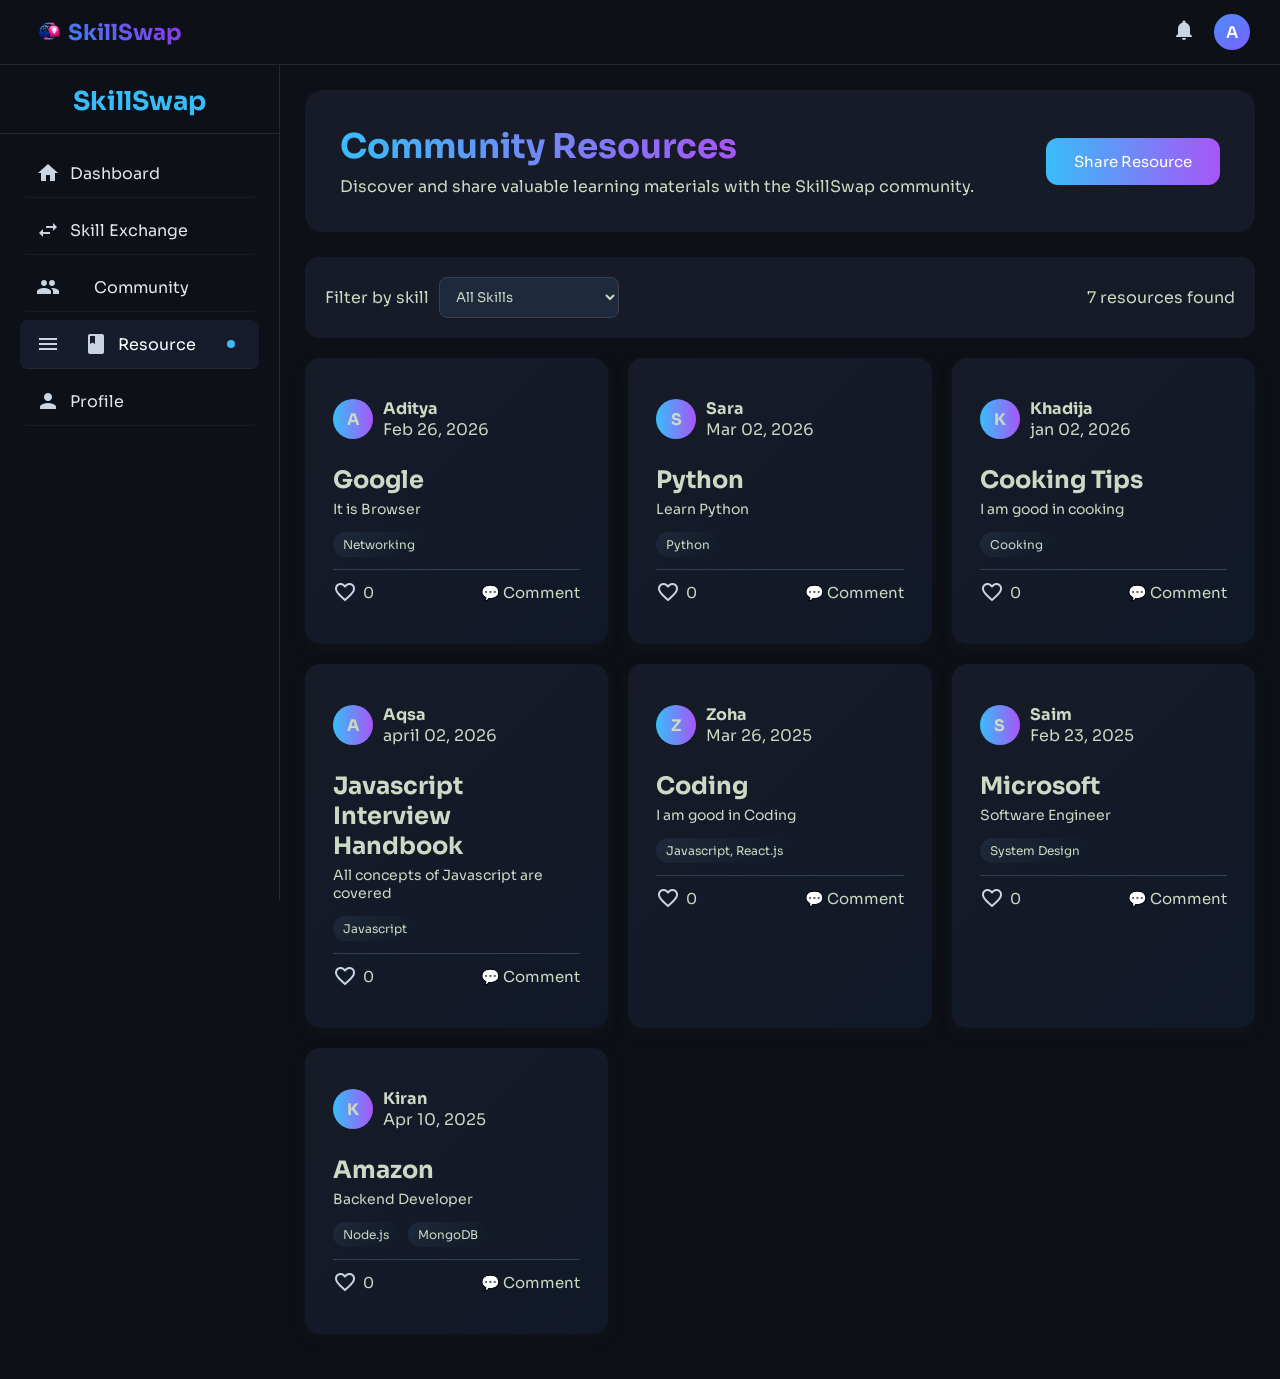
<file: resources.html>
<!DOCTYPE html>
<html lang="en">
  <head>
    <meta charset="UTF-8" />
    <meta name="viewport" content="width=device-width, initial-scale=1.0" />
    <title>SkillSwap</title>
     <link rel="stylesheet" href="resources.css" />
    <link
      rel="stylesheet"
      href="https://cdnjs.cloudflare.com/ajax/libs/font-awesome/6.5.0/css/all.min.css"
    />
    <link
      href="https://fonts.googleapis.com/icon?family=Material+Icons"
      rel="stylesheet"
    />
   
    <link href="https://fonts.googleapis.com/css2?family=Poppins:wght@300;400;600;700&display=swap" rel="stylesheet">
    <link href="https://fonts.googleapis.com/css2?family=Sora:wght@400;600;700;800&display=swap" rel="stylesheet">


 <!-- GOOGLE FONT -->
    <!-- <link
      href="https://fonts.googleapis.com/css2?family=Poppins:wght@300;400;500;600;700&display=swap"
      rel="stylesheet"
    /> -->

    <!-- MATERIAL ICONS -->
    <!-- <link
      href="https://fonts.googleapis.com/css2?family=Material+Symbols+Outlined"
      rel="stylesheet"
    /> -->


  </head>
  <body>

   <!-- Navbar -->
    <nav class="navbar">

        <div class="nav-left">
            <div class="menu-btn" id="hamburgerBtn">
                    <span class="material-icons">menu</span>
             </div>
             <div class="nav-logo">
                    <img src="logo.png" alt="SkillSwap Logo" />
                    <span>SkillSwap</span>
             </div>
         </div>
         
        <div class="nav-right">
            <div class="notif-wrapper">
                <span class="material-icons" id="notifIcon">notifications</span><span id="notifBadge" style="position:absolute;top:-6px;right:-6px;width:18px;height:18px;background:#ef4444;border-radius:50%;font-size:11px;font-weight:700;color:white;display:none;align-items:center;justify-content:center;font-family:Sora,sans-serif;border:2px solid #0d1117;z-index:10;"></span>

                <!-- NOTIFICATION DROPDOWN -->
                <div class="dropdown" id="notifDropdown">
                    <div>No new notifications</div>
                    <div id="viewAllBtn">View All Notifications</div>
                </div>
            </div>
            

            <div class="profile-wrapper">
                <div class="user" id="profileIcon">A</div>

                <div class="dropdown" id="dropdownMenu">
                 <div id="profileBtn">
                     <span class="material-icons">person</span> My Profile
                 </div>
                    <div id="signOutBtn">
                     <span class="material-icons">logout</span> Sign out
                    </div>
                </div>
            </div>
            
        </div>

        

    </nav>
    <div class="overlay" id="overlay"></div>

<div class="container">

    <!-- Sidebar -->
    <div class="sidebar">
        <h2 class="logo">SkillSwap</h2>
        <ul>
            <li>
                <a href="Dashboard.html">
                     <span class="material-icons">home</span> 
                     Dashboard
                </a>
            </li>
            <li>
                <a href="exchange.html">
                     <span class="material-icons">swap_horiz</span> 
                     Skill Exchange
                </a>
            </li>
            <li>
                <a href="community.html">
                     <span class="material-icons">groups</span> 
                     Community
                </a>
            </li>
            <li class="active" data-section="resources">
                <span class="material-icons">menu_book</span> 
                Resource
            </li>
            <li>
                <a href="profile.html">
                     <span class="material-icons">person</span> 
                     Profile
                </a>
            </li>
        </ul>
    </div>

    <!-- Main -->
    <div class="main">
      

      <!-- Content -->
      <div class="content">
        <!-- BIG CARD (MATCH SS) -->
        <div class="resource-card">
          <div>
            <h1><span>Community Resources</span></h1>
            <p>
              Discover and share valuable learning materials with the SkillSwap
              community.
            </p>
          </div>
          <button id="openPopupBtn">Share Resource</button>
        </div>

        <!-- BIG FILTER BAR -->
        <div class="filter-bar">
          <div class="left">
            <label>Filter by skill</label>
            <select id="skillFilter" onchange="filterCards()">
              <option value="all">All Skills</option>
              <option value="google">Google</option>
              <option value="python">Python</option>
              <option value="cooking">Cooking</option>
              <option value="javascript">Javascript</option>
              <option value="coding">Coding</option>
              <option value="microsoft">Microsoft</option>
              <option value="amazon">Amazon</option>
            </select>
          </div>

          <div class="right" id="resourceCount">7 resources found</div>
        </div>

        <!-- ===== CARDS SECTION START ===== -->
        <div class="cards-container">
          <!-- Card 1 -->
          <div class="card" data-skill="google">
            <div class="card-header">
              <div class="avatar">A</div>
              <div>
                <h4>Aditya</h4>
                <p>Feb 26, 2026</p>
              </div>
            </div>

            <h2 class="company">Google</h2>
            <p class="role">It is Browser</p>

            <div class="tags">
              <span>Networking</span>
            </div>

            <div class="card-actions">
              <button onclick="likePost(this)">
  <span class="material-icons">favorite_border</span>
  <span class="like-count">0</span>
</button>

              <button onclick="toggleComment(this)">💬 Comment</button>
            </div>

            <div class="comment-box" style="display: none">
              <input type="text" placeholder="Write a comment..." />
              <button onclick="postComment(this)">Post</button>
            </div>
          </div>

          <!-- Card 2 -->
          <div class="card" data-skill="python">
            <div class="card-header">
              <div class="avatar">S</div>
              <div>
                <h4>Sara</h4>
                <p>Mar 02, 2026</p>
              </div>
            </div>

            <h2 class="company">Python</h2>
            <p class="role">Learn Python</p>

            <div class="tags">
              <span> Python</span>
            </div>
            <div class="card-actions">
              <button onclick="likePost(this)">
  <span class="material-icons">favorite_border</span>
  <span class="like-count">0</span>
</button>

              <button onclick="toggleComment(this)">💬 Comment</button>
            </div>

            <div class="comment-box" style="display: none">
              <input type="text" placeholder="Write a comment..." />
              <button onclick="postComment(this)">Post</button>
            </div>
          </div>

          <!-- Card 3 -->
          <div class="card" data-skill="cooking">
            <div class="card-header">
              <div class="avatar">K</div>
              <div>
                <h4>Khadija</h4>
                <p>jan 02, 2026</p>
              </div>
            </div>

            <h2 class="company">Cooking Tips</h2>
            <p class="role">I am good in cooking</p>

            <div class="tags">
              <span>Cooking</span>
            </div>

            <div class="card-actions">
              <button onclick="likePost(this)">
  <span class="material-icons">favorite_border</span>
  <span class="like-count">0</span>
</button>

              <button onclick="toggleComment(this)">💬 Comment</button>
            </div>

            <div class="comment-box" style="display: none">
              <input type="text" placeholder="Write a comment..." />
              <button onclick="postComment(this)">Post</button>
            </div>
          </div>

          <!-- Card 4 -->
          <div class="card" data-skill="javascript">
            <div class="card-header">
              <div class="avatar">A</div>
              <div>
                <h4>Aqsa</h4>
                <p>april 02, 2026</p>
              </div>
            </div>

            <h2 class="company">Javascript Interview Handbook</h2>
            <p class="role">All concepts of Javascript are covered</p>

            <div class="tags">
              <span>Javascript</span>
            </div>
            <div class="card-actions">
              <button onclick="likePost(this)">
  <span class="material-icons">favorite_border</span>
  <span class="like-count">0</span>
</button>

              <button onclick="toggleComment(this)">💬 Comment</button>
            </div>

            <div class="comment-box" style="display: none">
              <input type="text" placeholder="Write a comment..." />
              <button onclick="postComment(this)">Post</button>
            </div>
          </div>

          <!-- Card 5 -->
          <div class="card" data-skill="coding">
            <div class="card-header">
              <div class="avatar">Z</div>
              <div>
                <h4>Zoha</h4>
                <p>Mar 26, 2025</p>
              </div>
            </div>

            <h2 class="company">Coding</h2>
            <p class="role">I am good in Coding</p>

            <div class="tags">
              <span>Javascript, React.js </span>
            </div>

            <div class="card-actions">
              <button onclick="likePost(this)">
  <span class="material-icons">favorite_border</span>
  <span class="like-count">0</span>
</button>

              <button onclick="toggleComment(this)">💬 Comment</button>
            </div>

            <div class="comment-box" style="display: none">
              <input type="text" placeholder="Write a comment..." />
              <button onclick="postComment(this)">Post</button>
            </div>
          </div>

          <!-- Card 6 -->
          <div class="card" data-skill="microsoft">
            <div class="card-header">
              <div class="avatar">S</div>
              <div>
                <h4>Saim</h4>
                <p>Feb 23, 2025</p>
              </div>
            </div>

            <h2 class="company">Microsoft</h2>
            <p class="role">Software Engineer</p>

            <div class="tags">
              <span>System Design</span>
            </div>

            <div class="card-actions">
              <button onclick="likePost(this)">
  <span class="material-icons">favorite_border</span>
  <span class="like-count">0</span>
</button>
              <button onclick="toggleComment(this)">💬 Comment</button>
            </div>

            <div class="comment-box" style="display: none">
              <input type="text" placeholder="Write a comment..." />
              <button onclick="postComment(this)">Post</button>
            </div>
          </div>

          
          <!-- Card 7 -->
<div class="card" data-skill="amazon">
  <div class="card-header">
    <div class="avatar">K</div>
    <div>
      <h4>Kiran</h4>
      <p>Apr 10, 2025</p>
    </div>
  </div>

  <h2 class="company">Amazon</h2>
  <p class="role">Backend Developer</p>

  <div class="tags">
    <span>Node.js</span>
    <span>MongoDB</span>
  </div>

  <div class="card-actions">
    <button onclick="likePost(this)">
  <span class="material-icons">favorite_border</span>
  <span class="like-count">0</span>
</button>

    
    <button onclick="toggleComment(this)">💬 Comment</button>
  </div>

  <div class="comment-box" style="display: none;">
    <input type="text" placeholder="Write a comment..." />
    <button onclick="postComment(this)">Post</button>
  </div>
</div>

<!-- Resource button -->

<div class="popup-overlay"> 
  <div class="popup-box"> 
    <!-- TOP --> 
     <div class="popup-header"> 
      <h2>Share a Resource</h2>
       <span class="close-btn">×</span> 
      </div> 
      <!-- FORM --> 
       <form class="resource-form">
         <!-- TITLE --> 
          <label>
         <span class="material-icons">edit</span> Title</label>
        <div class="input-icon">
        <input
  type="text"
  id="resourceTitle"
  placeholder="Awesome React Tutorial"
/>
          </div>
           <!-- DESCRIPTION -->
            <label>
  <span class="material-icons">description</span>
  Description
</label>

<div class="input-icon textarea-box">
  

  <textarea
  id="resourceDescription"
  placeholder="Brief description of the resource..."
></textarea>
</div>
               <!-- URL --> 
                <label>
  <span class="material-icons">link</span>
  Source URL
</label>

<div class="input-icon">
  <span class="material-icons">link</span>

  <input
  type="text"
  id="resourceURL"
  placeholder="https://example.com"
/>
</div>
                   <!-- SKILL -->
                     <label>
  <span class="material-icons">person</span>
  Related Skills
</label>

<div class="input-icon">
  <span class="material-icons">lightbulb</span>

  <input
  type="text"
  id="resourceSkill"
  placeholder="JavaScript, Design, etc."
/>
</div>
                     <!-- BUTTONS -->
                       <div class="popup-buttons">

  <button type="button" class="cancel-btn">Cancel</button>

  <button type="button" id="shareResourceBtn">
    Share Resource
  </button>

</div>
                        </form>
                       </div>


<script src="resources.js"></script>
<script src="notif-badge.js"></script>

<script>

  // OPEN POPUP
const openBtn = document.getElementById("openPopupBtn");
const popup = document.querySelector(".popup-overlay");
const closeBtn = document.querySelector(".close-btn");
const cancelBtn = document.querySelector(".cancel-btn");

// open popup
openBtn.addEventListener("click", () => {
  popup.classList.add("active");
});

// close popup (× icon)
closeBtn.addEventListener("click", () => {
  popup.classList.remove("active");
});

// close popup (cancel button)
cancelBtn.addEventListener("click", () => {
  popup.classList.remove("active");
});

// close when clicking outside box
popup.addEventListener("click", (e) => {
  if (e.target === popup) {
    popup.classList.remove("active");
  }
});

//card show after data submssion

// SAVE CARDS TO LOCAL STORAGE
function saveCards() {

  const cards = [];

  // GET ALL CARDS
  document.querySelectorAll(".card").forEach((card) => {

    cards.push({
      html: card.outerHTML
    });

  });

  // SAVE INTO LOCAL STORAGE
  localStorage.setItem("resources", JSON.stringify(cards));

}



// UPDATE RESOURCE COUNT
function updateResourceCount() {

  const totalCards =
    document.querySelectorAll(".card").length;

  document.getElementById("resourceCount").innerText =
    totalCards + " resources found";

}

// LOAD ONLY NEW SAVED CARDS
window.addEventListener("DOMContentLoaded", () => {

  const savedCards =
    JSON.parse(localStorage.getItem("newResources"));

  // IF NEW CARDS EXIST
  if (savedCards) {

    const cardsContainer =
      document.querySelector(".cards-container");

    savedCards.forEach((cardHTML) => {

      cardsContainer.insertAdjacentHTML(
        "afterbegin",
        cardHTML
      );

    });

  }

  // UPDATE RESOURCE COUNT
  updateResourceCount();

});


// SAVE ONLY NEW CARDS
function saveCards(cardHTML) {

  let savedCards =
    JSON.parse(localStorage.getItem("newResources")) || [];

  savedCards.push(cardHTML);

  localStorage.setItem(
    "newResources",
    JSON.stringify(savedCards)
  );

}


// UPDATE RESOURCE COUNT
function updateResourceCount() {

  const totalCards =
    document.querySelectorAll(".card").length;

  document.getElementById("resourceCount").innerText =
    totalCards + " resources found";

}

// SHARE RESOURCE
const shareBtn =
  document.getElementById("shareResourceBtn");

shareBtn.addEventListener("click", () => {

  // GET VALUES
  const title =
    document.getElementById("resourceTitle").value;

  const description =
    document.getElementById("resourceDescription").value;

  const url =
    document.getElementById("resourceURL").value;

  const skill =
    document.getElementById("resourceSkill").value;

  // VALIDATION
  if (
    title === "" ||
    description === "" ||
    url === "" ||
    skill === ""
  ) {

    alert("Please fill all fields");
    return;

  }

  // CARD CONTAINER
  const cardsContainer =
    document.querySelector(".cards-container");

  // CREATE CARD
  const newCard =
    document.createElement("div");

  newCard.classList.add("card");

  // CARD HTML
  newCard.innerHTML = `

    <div class="card-header">

      <div class="avatar">A</div>

      <div>
        <h4>You</h4>
        <p>Just Now</p>
      </div>

    </div>

    <h2 class="company">${title}</h2>

    <p class="role">${description}</p>

    <div class="tags">
      <span>${skill}</span>
    </div>

    <div style="margin-top:12px;">

      <a href="${url}"
         target="_blank"
         style="color:#38bdf8;">

         Open Resource

      </a>

    </div>

    <div class="card-actions">

      <button onclick="likePost(this)">

        <span class="material-icons">
          favorite_border
        </span>

        <span class="like-count">0</span>

      </button>

      <button onclick="toggleComment(this)">
        💬 Comment
      </button>

    </div>

    <div class="comment-box"
         style="display:none;">

      <input type="text"
             placeholder="Write a comment..." />

      <button onclick="postComment(this)">
        Post
      </button>

    </div>

  `;

  // ADD CARD
  cardsContainer.prepend(newCard);

  // SAVE CARDS
  saveCards(newCard.outerHTML);

  // UPDATE COUNT
  updateResourceCount();

  // CLOSE POPUP
  popup.classList.remove("active");

  // CLEAR FORM
  document.getElementById("resourceTitle").value = "";
  document.getElementById("resourceDescription").value = "";
  document.getElementById("resourceURL").value = "";
  document.getElementById("resourceSkill").value = "";

});



</script>
  </body>
</html>
</file>
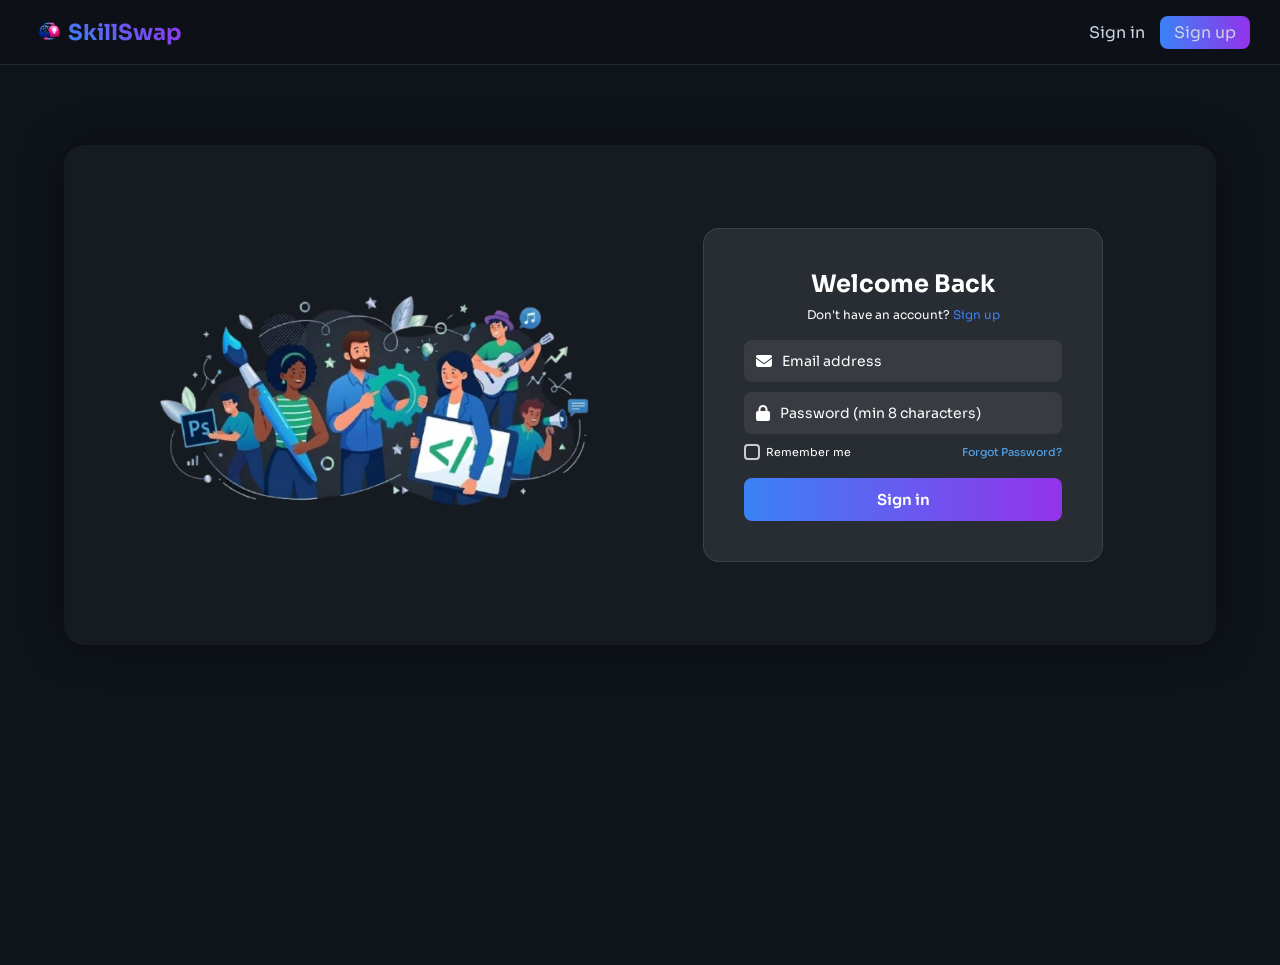
<file: sign in.html>
<!DOCTYPE html>
<html lang="en">
<head>
  <meta charset="UTF-8" />
  <meta name="viewport" content="width=device-width, initial-scale=1.0"/>
  <title>SkillSwap - Sign In</title>

  <link rel="stylesheet" href="sign in.css" />

  <!-- Icons -->
  <link href="https://cdnjs.cloudflare.com/ajax/libs/font-awesome/6.5.0/css/all.min.css" rel="stylesheet"/>
  <link href="https://fonts.googleapis.com/icon?family=Material+Icons" rel="stylesheet">
  <link href="https://fonts.googleapis.com/css2?family=Poppins:wght@300;400;600;700&display=swap" rel="stylesheet">
  <link href="https://fonts.googleapis.com/css2?family=Sora:wght@400;600;700;800&display=swap" rel="stylesheet">
</head>

<body>

<!-- NAVBAR -->
<div class="navbar">
  <div class="logo">
    <img src="logo.png" alt="SkillSwap Logo" />
    <span>SkillSwap</span>
  </div>

  <div class="nav">
    <a href="sign in.html">Sign in</a>
    <a href="login.html" class="btn-nav">Sign up</a>
  </div>
</div>

<!-- MAIN -->
<div class="main">
  <div class="container">

    <!-- LEFT -->
    <div class="left">
      <img src="dashpic.png" alt="SkillSwap Image" />
    </div>

    <!-- RIGHT -->
    <div class="right">
      <div class="card">

        <h2>Welcome Back</h2>
        <p>Don't have an account? <a href="login.html"> Sign up</a></p>


        <!-- ✅ FORM START -->
          <form id="signinForm">


        <!-- EMAIL -->
        <div class="input">
          <i class="fa fa-envelope"></i>
          <input type="email" id="email" placeholder="Email address" required>
        </div>
        <small class="error" id="emailError"></small>

        <!-- PASSWORD -->
        <div class="input">
          <i class="fa fa-lock"></i>
          <input type="password" id="password" placeholder="Password (min 8 characters)" required>
        </div>
        <small class="error" id="passwordError"></small>

        <!-- CHECK -->
        <div class="check">
          <div class="left-check">
            <input type="checkbox" id="terms">
            <label for="remember">Remember me</label>
          </div>

          <a href="comon.html" class="forgot">Forgot Password?</a>
        </div>

        <!-- BUTTON -->
        <button type="submit" class="signup-btn">Sign in</button>

        </form>
          <!-- ✅ FORM END -->


      </div>
    </div>

  </div>
</div>

<script src="sign in.js"></script>

</body>
</html>
</file>
<file: style.css>
*{
    margin: 0;
    padding: 0;
    box-sizing: border-box;
}
body{
    margin: 0;
    font-family: 'poppins',sans-serif;
    background: rgb(43, 43, 43);
    color: white;
    overflow-x: hidden;
    width: 100%;
}
/* SECTION SEPARATORS*/
 
/* Every section gets a glowing top line */
.cta {
    position: relative;
}
.testimonials::before {
    content: '';
    display: block;
    position: absolute;
    top: 0; left: 0; right: 0;
    height: 1px;
    background: linear-gradient(to right, transparent, rgba(108,71,255,0.6), rgba(0,174,239,0.6), transparent);
}
 
/* Hero — bottom glow line */
.hero-wrapper {
    position: relative;
    background: #0d1117;
}
.hero-wrapper::after {
    content: '';
    display: block;
    height: 1px;
    background: linear-gradient(to right, transparent, rgba(108,71,255,0.5), rgba(0,174,239,0.5), transparent);
}
 
/* How It Works — slightly lighter bg to stand out */
.how-it-works {
    background: #0f111a;
}
 
/* Stats — darker distinct bg */
.stats {
    background: #0a0d16;
}
 
/* Testimonials — same as how-it-works */
.testimonials {
    background: #0f111a;
}
 
/* CTA wrapper — dark bg behind the gradient box */
.cta-section-wrap {
    background: #0a0d16;
    padding: 40px 20px 60px;
    position: relative;
    display: flex;
    justify-content: center;
    align-items: center;
}
.cta-section-wrap::before {
    content: '';
    display: block;
    position: absolute;
    top: 0; left: 0; right: 0;
    height: 1px;
    background: linear-gradient(to right, transparent, rgba(108,71,255,0.6), rgba(0,174,239,0.6), transparent);
}
 
/*Navbar*/
.navbar{
    display: flex;
    align-items: center;
    justify-content: space-between;
    padding: 16px 48px;
    border-bottom: 1px solid var(--border);
    background: var(--bg);
    position: sticky;
    top: 0;
    z-index: 100;
}
.nav-logo{
    display: flex;
    align-items: center;
    gap: px;
}
.nav-logo span {
    font-family: 'sora' sans-serif;
    font-size: 22px;
    font-weight: 700;
    background: linear-gradient(45deg, #3b82f6, #9333ea);

    -webkit-background-clip: text;
    background-clip: text;

    -webkit-text-fill-color: transparent;
    display: inline-block;
}


.nav-icon img {
    width: 38px;
    height: 38px;
    object-fit: contain;
    border-radius: 8px;
    
}
.nav-right{
    display: flex;
    align-items: center;
    gap: 20px;
}
.nav-signin{
    font-family: 'sora' sans-serif;
    font-size: 0.88rem;
    font-weight: 500;
    color: var(--text);
    text-decoration: none;
    transition: color 0.2s;
}
.nav-signin:hover{color: #fff;}
.nav-signup{
    font-family: 'sora'sans-serif;
    font-size: 0.88rem;
    font-weight: 600;
    color: #fff;
    background: linear-gradient(to right, #6b21a8, #7c3aed);
    padding: 9px 22px;
    border-radius: 8px;
    text-decoration: none;
    transition: opacity 0.2s;
}
.nav-signup:hover{opacity: 0.85;}
/*Hero*/
.hero{
    display: flex;
    align-items: center;
    justify-content: space-between;
    padding: 80px 48px;
    max-width: 1200px;
    margin: 0 auto;
    gap: 40px;
}
.hero-left{
    flex: 1;
    max-width: 520px;
}
.hero-left h1{
    font-family: 'sora' sans-serif;
    font-size: 3.4rem;
    font-weight: 800;
    color: #fff;
    line-height: 1.1;
    margin-bottom: 24px;
}
.hero-left p{
    font-size: 0.95rem;
    color: var(--muted);
    line-height: 1.75;
    margin-bottom: 36px;
    max-width: 420px;    
}
.hero-buttons{
    display: flex;
    align-items: center;
    gap: 20px;
}
.btn-get-started{
    font-family: 'sora' sans-serif;
    font-size: 0.92rem;
    font-weight: 700;
    color: #fff;
    background: linear-gradient(to right, #1e3a8a, #7c3aed);
    padding: 14px 36px;
    border-radius: 10px;
    text-decoration: none;
    transition: opacity 0.2s, transform 0.2s;
}
.btn-get-started:hover{
    opacity: 0.9;
    transform: translateY(-2px);
}
.btn-signin{
    font-family: 'sora'sans-serif;
    font-size: 0.92rem;
    font-weight: 500;
    color: var(--blue);
    text-decoration: none;
    transition: color 0.2s;
}
.btn-signin:hover{color: var(--sky);}
/*hero image box*/
.hero-image{
    max-width: 500px;
    flex-shrink: 0;
}
.hero-image img{
    mix-blend-mode: lighten;
    width: 100%;
    height: auto;
    object-fit: contain;    
}
/*How it works*/
.how-it-works{
    padding: 80px 20px 70px;
    text-align: center;
}
.section-header{
    margin-bottom: 52px;
}
.section-header h2{
    font-family: 'sora',sans-serif;
    font: 2rem;
    font-weight: 700;
    color: #fff;
    margin-bottom: 12px;
}
.section-header .subtitle{
    font-size: 0.9rem;
    color: var(--muted);
    max-width: 480px;
    margin: 0 auto;
    line-height: 1.65;
}
.how-cards{
    display: grid;
    grid-template-columns: repeat(3,1fr);
    gap: 24px;
    max-width: 1000px;
    margin: 0 auto;
}
.how-card{
    background: var(--bg-card2);
    border: 1px solid var(--border);
    border-radius: 16px;
    padding: 38px 28px;
    text-align: left;
    transition: transform 0.2s, border-color 0.2s;
}
.how-card:hover{
    transform: translateY(-4px);
    border-color: rgba(255, 255, 255, 0.15);
}
.icon{
    width: 52px;
    height: 52px;
    border-radius: 12px;
    display: flex;
    align-items: center;
    justify-content: center;
    margin-bottom: 28px;
}
.blue-icon {color: #0ea5e9; background: rgba(14, 165, 233, 0.1);}
.purple-icon { color: #a855f7; background: rgba(168, 85, 247, 0.1); }
.pink-icon   { color: #ec4899; background: rgba(236, 72, 153, 0.1); }
.how-card h3{
    font-family: 'sora',sans-serif;
    font-size: 1.05rem;
    font-weight: 700;
    color: #fff;
    margin-bottom: 12px;
}
.how-card p{
  font-size: 0.83rem;
  color: var(--muted);
  line-height: 1.75;
  margin-bottom: 24px
}
.learn-more{
  font-family: 'Sora', sans-serif;
  font-size: 0.85rem;
  font-weight: 600;
  color: #0ea5e9;
  text-decoration: none;
  transition: gap 0.2s;
}
.learn-more:hover{
    text-decoration: underline;
}
/* ── RESPONSIVE ── */
@media (max-width: 700px) {
  .how-cards {
    grid-template-columns: 1fr;
  }
}
:root {
  --bg:       #0d1117;
  --bg-card:  #161b27;
  --bg-card2: #1a2030;
  --border:   rgba(255, 255, 255, 0.07);
  --text:     #e2e8f0;
  --muted:    #9ca3af;
  --blue:     #0ea5e9;
  --purple:   #a855f7;
  --pink:     #ec4899;
  --sky:      #38bdf8;
  --gold:     #f59e0b;
  --grad:     linear-gradient(to right, #1e3a8a, #6b21a8);
}
/*STATS*/
.stats{
    display: flex;
    justify-content: center;
    padding: 70px 20px 60px;
}
.stat-card{
    background:  var(--bg-card);
    border: 1px solid var(--border);
    padding: 28px 40px;
    text-align: center;
    border-right: none;
    transition: backgorund 0.2sec;
}
.stat-card:first-child{border-radius: 16px 0 0 16px;}
.stat-card:last-child{border-radius: 0 16px 16px 0;border-right :1px solid var(--border);}
.stat-card:hover{background: rgba(255, 255, 255, 0.03);}

.stat-card h2{
    font-family: 'Sora', sans-serif;
    font-size: 1.7rem;
    font-weight: 700;
    margin-bottom: 8px;
    line-height: 1;
}
.stat-card p{
    font-size: 0.75rem;
    color: var(--muted);
    letter-spacing: 0.03em;
}
/*Stat color*/
.blue{color: var(--blue);}
.purple{color: var(--purple);}
.pink{color: var(--pink);}
.sky{color: var(--sky);}

/*TESTIMONIAL*/
.testimonials{
    text-align: center;
    padding: 80px 20px 80px;
}
.testimonials>h2{
    font-family: 'sora',sans-serif;
    font-size: 2rem;
    font-weight: 700;
    color: #fff;
    margin-bottom: 10px;
}
.testimonials>h2 span{
    color: var(--blue);
}
.subtitle{
    font-size: 0.88rem;
    color: var(--muted);
    margin-bottom: 48px;
}
.cards{
    display: grid;
    grid-template-columns: repeat(3,1fr);
    gap: 20px;
    max-width: 900;
    margin: 0 auto;
}
.card{
    background: var(--bg-card2);
    border: 1px solid var(--border);
    border-radius: 14px;
    padding: 24px;
    text-align: left;
    transition: transform 0.2s,border-color 0.2s;
}
.card:hover{
    transform: translateY(-4px);
    border-color: rgba(255, 255, 255, 0.15);
}
.card-header{
    display: flex;
    align-items: center;
    gap: 12px;
    margin-bottom: 16px;
}
.avatar{
    width: 42px;
    height: 42px;
    border-radius: 50%;
    display: flex;
    align-items: center;
    justify-content: center;
    font-family: 'sora',sans-serif;
    font-weight: 700;
    font-size: 0.85rem;
    color: #fff;
    flex-shrink: 0;
}
.a1{background: linear-gradient(135deg,#1e3a8a, #0ea5e9);}
.a2 { background: linear-gradient(135deg, #6b21a8, #ec4899); }
.a3 { background: linear-gradient(135deg, #065f46, #0ea5e9); }
.text h4{
    font-size: 0.88rem;
    font-family: 'sora',sans-serif;
    font-weight: 600;
    color: #fff;
    margin-bottom: 3px;
}
.role{
    font-size: 0.72rem;
    color: var(--muted);
    line-height: 1.4;
}
.text{
    font-size: 0.82rem;
    color:  #ccd9c4;
    line-height: 1.7;
    font-style: italic;
    margin-bottom: 16px;
}
.stars{
    color: var(--gold);
    font-size: 0.9rem;
    letter-spacing: 2px;
}
/*CTA*/
.cta{
    background: var(--grad);
    border-radius: 20px;
    padding: 64px 40px;
    max-width: 760px;
    width: calc(100% - 40px);
    margin: 0 auto;
    position: relative;
    overflow: hidden;
    text-align: center;
    box-sizing: border-box;
}
/* Wrap your CTA content in a div.cta-inner in HTML for the gradient box */
.cta::before{
    content: '';
    position: absolute;
    inset: 0;
    background: radial-gradient(ellipse at 70% 50%, rgba(168,85,247,0.35)0%, transparent 65%),
                radial-gradient(ellipse at 20% 80%, rgba(14, 165, 233, 0.20) 0%, transparent 55%);
    pointer-events: none;            
}
.cta h2{
    font-family: 'sora',sans-serif;
    font-size: 1.8rem;
    font-weight: 800;
    color: #fff;
    margin-bottom: 14px;
    position: relative;
}
.cta p{
    font-size: 0.88rem;
    color: rgba(255,255,255,0.75);
    max-width: 440px;
    margin: 0 auto 36px;
    line-height: 1.65;
    position: relative;
}
.buttons{
    display: flex;
    gap: 14px;
    justify-content: center;
    position: relative;
}
.btn-light{
    padding: 12px 28px;
    border-radius: 8px;
    font-family: 'sora',sans-serif;
    font-size: 0.88rem;
    font-weight: 600;
    cursor: pointer;
    background: transparent;
    border: 1.5px solid rgba(255, 255, 255, 0.6);
    color: #fff;
    transition: all 0.2s;
    display: inline-block;
    text-decoration: none;
}
.btn-light:hover{
    background: rgba(255, 255, 255, 0.1);
    border-color: #fff;
}
.btn-dark{
    padding: 12px 28px;
    border-radius: 8px;
    font-family: 'sora', sans-serif;
    font-size: 0.88rem;
    font-weight: 600;
    cursor: pointer;
    background: #0ea5e9;
    border: none;
    color: #fff;
    transition: all 0.2s;
    display: inline-block;
    text-decoration: none;
}
.btn-dark:hover{
    background: #38bdf8;
    transform: translateY(-1px);
}
/*RESPONSIVE — ALL DEVICES*/

/* ── TABLET (max 1024px) ── */
@media (max-width: 1024px) {
  .navbar { padding: 14px 28px; }
  .hero { padding: 60px 28px; gap: 30px; }
  .hero-left h1 { font-size: 2.6rem; }
  .hero-image { max-width: 380px; }
  .how-cards { gap: 16px; padding: 0 12px; }
  .how-card { padding: 28px 20px; }
  .stat-card { padding: 22px 28px; }
  .cards { padding: 0 12px; }
}

/* ── SMALL TABLET (max 768px) ── */
@media (max-width: 768px) {
  .navbar { padding: 12px 20px; }
  .nav-signup { padding: 8px 16px; font-size: 0.82rem; }

  .hero { flex-direction: column; padding: 50px 24px 40px; text-align: center; }
  .hero-left { max-width: 100%; }
  .hero-left h1 { font-size: 2.2rem; }
  .hero-left p { max-width: 100%; }
  .hero-buttons { justify-content: center; flex-wrap: wrap; }
  .hero-image { max-width: 100%; width: 100%; }

  .how-it-works { padding: 60px 20px; }
  .how-cards { grid-template-columns: 1fr; max-width: 480px; margin: 0 auto; }
  .section-header h2 { font-size: 1.6rem; }

  .stats { flex-wrap: wrap; padding: 50px 20px; }
  .stat-card { flex: 1 1 45%; border-right: 1px solid var(--border); border-bottom: 1px solid var(--border); }
  .stat-card:first-child  { border-radius: 16px 0 0 0; }
  .stat-card:nth-child(2) { border-radius: 0 16px 0 0; }
  .stat-card:nth-child(3) { border-radius: 0 0 0 16px; border-bottom: none; }
  .stat-card:last-child   { border-radius: 0 0 16px 0; border-right: 1px solid var(--border); border-bottom: none; }

  .testimonials { padding: 60px 20px; }
  .testimonials > h2 { font-size: 1.6rem; }
  .cards { grid-template-columns: 1fr; max-width: 480px; margin: 0 auto; }

  .cta { padding: 40px 20px; margin: 0 16px 40px; }
  .cta h2 { font-size: 1.4rem; }
  .buttons { flex-direction: column; align-items: center; gap: 12px; }
  .btn-light, .btn-dark { width: 100%; max-width: 260px; }
}

/* ── MOBILE (max 480px) ── */
@media (max-width: 480px) {
  .navbar { padding: 12px 16px; }
  .nav-signin { display: none; }
  .nav-signup { padding: 7px 14px; font-size: 0.8rem; }

  .hero { padding: 40px 16px 32px; }
  .hero-left h1 { font-size: 1.9rem; }
  .hero-left p { font-size: 0.85rem; }
  .btn-get-started { padding: 12px 26px; font-size: 0.85rem; }

  .how-it-works { padding: 50px 16px; }
  .how-card { padding: 24px 18px; }
  .section-header h2 { font-size: 1.4rem; }

  .stats { flex-direction: column; padding: 40px 16px; }
  .stat-card { flex: unset; width: 100%; border-right: none !important; border-radius: 0 !important; }
  .stat-card:first-child { border-radius: 16px 16px 0 0 !important; }
  .stat-card:last-child  { border-radius: 0 0 16px 16px !important; }

  .testimonials { padding: 50px 16px; }
  .testimonials > h2 { font-size: 1.4rem; }
  .card { padding: 20px 16px; }

  .cta { padding: 36px 20px; margin: 0 12px 32px; }
  .cta h2 { font-size: 1.25rem; }
}
</file>
<file: comon.css>
*, *::before, *::after { box-sizing: border-box; margin: 0; padding: 0; }

:root {
  --bg-deep:       #0f1117;
  --bg-card:       #161b2e;
  --bg-card-inner: #1a2038;
  --purple:        #7c5df9;
  --purple-light:  #9b7dff;
  --cyan:          #4ac8f8;
  --pink:          #f0436e;
  --text-primary:  #e8ecf7;
  --text-muted:    #8892b0;
  --btn-from:      #5b8cf7;
  --btn-to:        #8b5cf6;
}

body {
  min-height: 100vh;
  background: var(--bg-deep);
  font-family: 'Inter', sans-serif;
  color: var(--text-primary);
  overflow-x: hidden;
  position: relative;
}

body::before, body::after {
  content: '';
  position: fixed;
  border-radius: 50%;
  filter: blur(100px);
  pointer-events: none;
  z-index: 0;
}
body::before {
  width: 520px; height: 520px;
  background: radial-gradient(circle, rgba(124,93,249,.22) 0%, transparent 70%);
  top: -120px; left: -120px;
}
body::after {
  width: 460px; height: 460px;
  background: radial-gradient(circle, rgba(74,200,248,.15) 0%, transparent 70%);
  bottom: -100px; right: -80px;
}

/* ── Navbar ── */
nav {
  position: relative; z-index: 10;
  display: flex; align-items: center; justify-content: space-between;
  padding: 18px 40px;
  background: rgba(15,17,23,.75);
  backdrop-filter: blur(14px);
  border-bottom: 1px solid rgba(255,255,255,.06);
}

.logo {
  display: flex; align-items: center; gap: 10px;
  font-family: 'Outfit', sans-serif;
  font-weight: 700; font-size: 1.25rem;
  color: var(--text-primary);
  text-decoration: none;
}

.logo-img {
  width: 42px;
  height: 42px;
  object-fit: contain;
  border-radius: 10px;
}

.nav-actions { display: flex; align-items: center; gap: 14px; }

.theme-toggle {
  background: none; border: none; cursor: pointer;
  color: var(--text-muted); font-size: 1.1rem;
  padding: 6px; border-radius: 6px;
  transition: color .2s;
}
.theme-toggle:hover { color: var(--text-primary); }

.btn-signin {
  background: none; border: none; cursor: pointer;
  color: var(--text-primary); font-size: .9rem;
  font-family: 'Inter', sans-serif;
  padding: 8px 16px; border-radius: 8px;
  transition: background .2s;
  text-decoration: none;
}
.btn-signin:hover { background: rgba(255,255,255,.07); }

.btn-signup {
  background: linear-gradient(135deg, var(--btn-from), var(--btn-to));
  border: none; cursor: pointer;
  color: #fff; font-size: .9rem; font-weight: 600;
  font-family: 'Inter', sans-serif;
  padding: 9px 20px; border-radius: 8px;
  transition: opacity .2s, transform .15s;
  text-decoration: none;
}
.btn-signup:hover { opacity: .88; transform: translateY(-1px); }

/* ── Main ── */
main {
  position: relative; z-index: 5;
  display: flex; align-items: center; justify-content: center;
  min-height: calc(100vh - 73px);
  padding: 40px 20px;
}

.card {
  background: linear-gradient(160deg, #161b27 0%, rgba(22,27,46,.95) 100%);
  border: 1px solid rgba(255,255,255,.08);
  border-radius: 24px;
  padding: 60px 56px;
  max-width: 560px; width: 100%;
  text-align: center;
  box-shadow:
    0 0 0 1px rgba(124,93,249,.1),
    0 30px 80px rgba(0,0,0,.5),
    inset 0 1px 0 rgba(255,255,255,.06);
  animation: cardIn .6s cubic-bezier(.22,1,.36,1) both;
}

@keyframes cardIn {
  from { opacity: 0; transform: translateY(28px); }
  to   { opacity: 1; transform: translateY(0); }
}

/* ── X Icon ── */
.icon-wrapper {
  width: 88px; height: 88px;
  margin: 0 auto 28px;
  border-radius: 50%;
  border: 3px solid transparent;
  background:
    linear-gradient(var(--bg-card-inner), var(--bg-card-inner)) padding-box,
    linear-gradient(135deg, var(--purple), var(--cyan)) border-box;
  display: flex; align-items: center; justify-content: center;
  animation: pulse 3s ease-in-out infinite;
}
.icon-wrapper svg { width: 40px; height: 40px; animation: iconIn .5s .3s cubic-bezier(.34,1.56,.64,1) both; }

@keyframes pulse {
  0%, 100% { box-shadow: 0 0 0 0 rgba(124,93,249,.35); }
  50%       { box-shadow: 0 0 0 14px rgba(124,93,249,0); }
}
@keyframes iconIn {
  from { opacity: 0; transform: scale(.4) rotate(-20deg); }
  to   { opacity: 1; transform: scale(1) rotate(0deg); }
}

/* ── 404 ── */
.error-code {
  font-family: 'Outfit', sans-serif;
  font-size: 5.5rem; font-weight: 800;
  line-height: 1;
  background: linear-gradient(90deg, var(--btn-from) 0%, var(--cyan) 100%);
  -webkit-background-clip: text;
  -webkit-text-fill-color: transparent;
  background-clip: text;
  margin-bottom: 16px;
  letter-spacing: -2px;
  animation: slideUp .5s .15s cubic-bezier(.22,1,.36,1) both;
}

.headline {
  font-family: 'Outfit', sans-serif;
  font-size: 1.75rem; font-weight: 700;
  margin-bottom: 14px;
  animation: slideUp .5s .25s cubic-bezier(.22,1,.36,1) both;
}
.headline span {
  background: linear-gradient(90deg, var(--cyan), var(--purple-light));
  -webkit-background-clip: text;
  -webkit-text-fill-color: transparent;
  background-clip: text;
}

.description {
  color: var(--text-muted); font-size: .975rem; line-height: 1.7;
  max-width: 360px; margin: 0 auto 36px;
  animation: slideUp .5s .35s cubic-bezier(.22,1,.36,1) both;
}

@keyframes slideUp {
  from { opacity: 0; transform: translateY(18px); }
  to   { opacity: 1; transform: translateY(0); }
}

/* ── Button ── */
.btn-home {
  display: inline-flex; align-items: center; gap: 9px;
  background: linear-gradient(135deg, var(--btn-from), var(--btn-to));
  color: #fff;
  font-family: 'Outfit', sans-serif;
  font-size: 1rem; font-weight: 600;
  padding: 14px 32px; border-radius: 12px;
  border: none; cursor: pointer; text-decoration: none;
  position: relative; overflow: hidden;
  transition: transform .15s, box-shadow .2s;
  box-shadow: 0 4px 20px rgba(91,140,247,.35);
  animation: slideUp .5s .45s cubic-bezier(.22,1,.36,1) both;
}
.btn-home::before {
  content: '';
  position: absolute; inset: 0;
  background: linear-gradient(135deg, rgba(255,255,255,.15), transparent);
  opacity: 0; transition: opacity .2s;
}
.btn-home:hover { transform: translateY(-2px); box-shadow: 0 8px 30px rgba(91,140,247,.5); }
.btn-home:hover::before { opacity: 1; }
.btn-home:active { transform: translateY(0); }
.btn-home svg { width: 18px; height: 18px; flex-shrink: 0; }

/* ── Particles ── */
.particles { position: fixed; inset: 0; pointer-events: none; z-index: 1; overflow: hidden; }
.particle {
  position: absolute; border-radius: 50%; opacity: .5;
  animation: floatUp linear infinite;
}
@keyframes floatUp {
  0%   { transform: translateY(100vh) scale(0); opacity: 0; }
  10%  { opacity: .5; }
  90%  { opacity: .3; }
  100% { transform: translateY(-10vh) scale(1); opacity: 0; }
}

/* ── Responsive: Tablet (≤ 768px) ── */
@media (max-width: 768px) {
  nav {
    padding: 14px 24px;
  }

  .logo {
    font-size: 1.1rem;
  }

  .logo-img {
    width: 36px;
    height: 36px;
  }

  .nav-actions {
    gap: 8px;
  }

  .btn-signin {
    font-size: .85rem;
    padding: 7px 12px;
  }

  .btn-signup {
    font-size: .85rem;
    padding: 8px 16px;
  }

  main {
    padding: 30px 16px;
    min-height: calc(100vh - 65px);
  }

  .card {
    padding: 44px 36px;
    border-radius: 20px;
  }

  .icon-wrapper {
    width: 76px;
    height: 76px;
    margin-bottom: 22px;
  }

  .icon-wrapper svg {
    width: 34px;
    height: 34px;
  }

  .error-code {
    font-size: 4.5rem;
    letter-spacing: -1.5px;
    margin-bottom: 14px;
  }

  .headline {
    font-size: 1.5rem;
    margin-bottom: 12px;
  }

  .description {
    font-size: .93rem;
    margin-bottom: 30px;
  }

  .btn-home {
    font-size: .95rem;
    padding: 13px 26px;
  }
}

/* ── Responsive: Mobile (≤ 480px) ── */
@media (max-width: 480px) {
  nav {
    padding: 12px 16px;
    flex-wrap: nowrap;
  }

  .logo {
    font-size: 1rem;
    gap: 8px;
  }

  .logo-img {
    width: 32px;
    height: 32px;
    border-radius: 8px;
  }

  .btn-signin {
    display: inline-flex;
    font-size: .78rem;
    padding: 6px 10px;
  }

  .btn-signup {
    font-size: .78rem;
    padding: 7px 12px;
  }

  main {
    padding: 24px 12px;
    align-items: flex-start;
    padding-top: 40px;
  }

  .card {
    padding: 36px 24px;
    border-radius: 18px;
    max-width: 100%;
  }

  .icon-wrapper {
    width: 68px;
    height: 68px;
    margin-bottom: 18px;
  }

  .icon-wrapper svg {
    width: 30px;
    height: 30px;
  }

  .error-code {
    font-size: 3.75rem;
    letter-spacing: -1px;
    margin-bottom: 12px;
  }

  .headline {
    font-size: 1.3rem;
    margin-bottom: 10px;
  }

  .description {
    font-size: .88rem;
    line-height: 1.65;
    margin-bottom: 26px;
    max-width: 100%;
  }

  .btn-home {
    font-size: .9rem;
    padding: 12px 22px;
    border-radius: 10px;
    width: 100%;
    justify-content: center;
  }

  body::before {
    width: 320px;
    height: 320px;
    top: -80px;
    left: -80px;
  }

  body::after {
    width: 280px;
    height: 280px;
    bottom: -60px;
    right: -50px;
  }
}

/* ── Responsive: Small mobile (≤ 360px) ── */
@media (max-width: 360px) {
  nav {
    padding: 10px 12px;
    gap: 6px;
  }

  .logo-img {
    width: 28px;
    height: 28px;
  }

  .logo {
    font-size: .9rem;
    gap: 6px;
  }

  .nav-actions {
    gap: 4px;
  }

  .btn-signin {
    font-size: .72rem;
    padding: 5px 8px;
  }

  .btn-signup {
    font-size: .72rem;
    padding: 6px 10px;
  }

  .card {
    padding: 28px 18px;
  }

  .error-code {
    font-size: 3.2rem;
  }

  .headline {
    font-size: 1.15rem;
  }
}

/* ── Responsive: Large screens (≥ 1200px) ── */
@media (min-width: 1200px) {
  nav {
    padding: 20px 60px;
  }

  .card {
    padding: 68px 64px;
  }

  .error-code {
    font-size: 6.5rem;
  }
}

/* ── Touch / hover safety ── */
@media (hover: none) {
  .btn-home:hover {
    transform: none;
    box-shadow: 0 4px 20px rgba(91,140,247,.35);
  }

  .btn-signup:hover {
    opacity: 1;
    transform: none;
  }
}
</file>
<file: dashboard.css>
* {
    margin: 0;
    padding: 0;
    box-sizing: border-box;
    font-family: Sora, sans-serif;
}

body {

  margin: 0;
  padding: 0;
  font-family: 'poppins',sans-serif;
  background: #0d1117;
  color: white;
  overflow-x: hidden;
  max-width: 100%;
  min-width: 320px;
  overflow-x: hidden;
  width: 100%;
  scroll-behavior: smooth;
}



/* Aimation */
body {
  animation: fadeIn 0.6s ease;
}

@keyframes fadeIn {
  from {
    opacity: 0;
    transform: translateY(20px);
  }
  to {
    opacity: 1;
    transform: translateY(0);
  }
}




/* Navbar Full Width */
/* Full-Width Navbar */
.navbar {
    width: 100%;
    height: 65px;
    background: #0d1117;
    display: flex;
    justify-content: space-between;
    align-items: center;
    padding: 0 30px;
    border-bottom: 1px solid rgba(255,255,255,0.1);
    position: sticky;
    top: 0;
    z-index: 1000;
}

/* Logo */
.nav-logo {
    display: flex;
    align-items: center;
}

.nav-logo img {
    display: block;
    width: 38px;
    height: 38px;
    object-fit: contain;
    border-radius: 80%;
}

.nav-logo span {
    font-family: 'sora' sans-serif;
    font-size: 22px;
    font-weight: 700;
    background: linear-gradient(45deg, #3b82f6, #9333ea);

    -webkit-background-clip: text;
    background-clip: text;

    -webkit-text-fill-color: transparent;
    display: inline-block;
}


.nav-left {
    display: flex;
    align-items: center;   /* vertical center */
    gap: 12px;             /* space between menu + logo */
}





/* Right side */
.nav-right {
    display: flex;
    align-items: center;
    gap: 18px;
}

.material-icons {
    color: #cbd5e1;
    cursor: pointer;

}

.user {
    width: 36px;
    height: 36px;
    background: linear-gradient(135deg, #4d8eff, #7b5fff);
    border-radius: 50%;
    display: flex;
    align-items: center;
    justify-content: center;
    color: white;
    font-weight: 600;
    
    cursor: pointer;   /* FIX */
    user-select: none; /* text select band */
}


.container {
    display: flex;
    width: 100%;
    min-height: 100vh;
    overflow-x: hidden;
}


/* Sidebar */
.sidebar {
    position: fixed;
    top: 65px;
    left: 0;
    width: 280px;
    height: calc(100vh - 65px);
    background: #0d1117;
    padding: 20px;
    overflow-y: auto;
    border-right: 1px solid rgba(255,255,255,0.1);
    transition: left 0.3s ease;
    z-index: 2000;
}



.logo {
    text-align: center;
    font-family: 'sora' sans-serif;
    font-size: 26px;
    font-weight: bold;
    margin-bottom: 22px;
    color: #38bdf8;

    padding-bottom: 15px;
    margin-bottom: 15px;
    border-bottom: 1px solid rgba(255, 255, 255, 0.1);

    margin-left: -20px;
    margin-right: -20px;
    padding-left: 20px;
    padding-right: 20px;
}



.sidebar ul {
    list-style: none;
    padding: 0;
    margin: 0;
}

.sidebar ul li {

    display: flex;              
    align-items: center;
    justify-content: flex-start;        
    gap: 10px;
    padding: 12px 16px;
    margin-bottom: 8px;
    cursor: pointer;
    border-radius: 8px;
    transition: 0.3s;
    color: #e0e6f0;
    font-family: 'sora' sans-serif;
    font-size: 16px;
    border-bottom: 1px solid rgba(255,255,255,0.05);
    pointer-events: none;
    transition: background 0.3s ease;

    position: relative;
}


.sidebar ul li:hover,
.sidebar ul li.active {
     background: rgba(55, 65, 107, 0.25);
    color: #fff;
}


/* 🔵 Active dot */
.sidebar ul li.active::before {
    content: "";
    position: absolute;
    right: 10%;
    top: 50%;
    transform: translateY(-50%);
    
    width: 8px;
    height: 8px;
    background: #38bdf8;
    border-radius: 50%;
}


.sidebar ul li a {
    display: flex;
    align-items: center;
    justify-content: flex-start;
    gap: 10px;
    width: 100%;
    text-decoration: none;
    color: #e0e6f0;
    pointer-events: auto;
    transition: none;
}



.menu-btn {
    display: none;
    align-items: center;
    justify-content: center;
    cursor: pointer;
}

.menu-btn .material-icons {
    font-family: 'sora' sans-serif;
    font-size: 28px;
    color: white;
}


a {
  -webkit-tap-highlight-color: transparent;
}






:root  {
  --bg:       #0d1117;
  --bg-card:  #161b27;
  --bg-card2: #1a2030;
  --border:   rgba(255, 255, 255, 0.07);
  --text:     #e2e8f0;
  --muted:    #9ca3af;
  --blue:     #0ea5e9;
  --purple:   #a855f7;
  --pink:     #ec4899;
  --sky:      #38bdf8;
  --gold:     #f59e0b;
  --grad:     linear-gradient(to right, #1e3a8a, #6b21a8);
}

/* Remove extra top margin if logo removed */


/* Main */
.main {
    flex: 1;
    padding: 20px;
    overflow-x: hidden;
    margin-left: 280px;
}



/* Content */
/* Main Body Content */
.content {
    display: flex;
    align-items: center;
    justify-content: space-between;
    margin-top: 20px;
    padding: 0 20px; /* reduce padding */
    gap: 30px; /* add gap instead of margin */
    flex-wrap: wrap; /* important */
}
.content-section {
    display: flex;
    flex-wrap: wrap;
    padding: 0 20px;
    width: 100%;
    align-items: center;
    justify-content: center;
    margin-top: 20px;
    gap: 30px;
    
}


/*background color of tech grow*/
.learn{
   background: #161b27;
    padding: 60px 40px;
    margin: 5px 5px;
    border-radius: 12px;
    box-shadow: 0 10px 25px rgba(0, 0, 0, 0.3);

}


.text-section {
    text-align: left;
    max-width: 500px;
    width: 100%;
}

.text-section h1 {
    font-family: 'sora' sans-serif;
    font-size: 48px;
    line-height: 1.2;
    margin-bottom: 12px;
}

.text-section h1 span {
    color: #38bdf8;
}

.text-section p {
    font-family: 'sora' sans-serif;
    margin: 20px 0;
    color: #cbd5e1;
    font-size: 16px;
}




.text-section button:hover {
    opacity: 0.85;
}



.swap-btn {
    display: inline-flex;
    align-items: center;
    justify-content: center;
    gap: 8px;

    padding: 12px 26px;
    margin-top: 15px;

    background: linear-gradient(45deg, #3b82f6, #9333ea);
    color: white;

    border-radius: 10px;
    text-decoration: none;

    font-family: 'sora' sans-serif;
    font-size: 16px;
    font-weight: 600;

    cursor: pointer;

    transition: all 0.3s ease;

    box-shadow: 0 8px 20px rgba(59, 130, 246, 0.25);
}

.swap-btn:hover {
    transform: translateY(-2px);
    opacity: 0.9;
    box-shadow: 0 12px 25px rgba(59, 130, 246, 0.35);
}

.swap-btn:active {
    transform: scale(0.97);
}

/* Image Card */
.card {
    width: 100%;
    max-width: 350px;  /* limit but responsive */
    height: auto;
    margin: 0 auto;
    
}
.card img {
    max-width: 100%;
    height: auto;
    display: block;
} 

/* HOW SECTION - Dark Modern Style */
.how {
    margin-top: 90px;
    text-align: center;
    padding: 80px 20px 70px;
    border-radius: 20px;
}

.how h2 {
    font-family: 'sora' sans-serif;
    font-size: 34px;
    color: #fff;
    margin-bottom: 12px;
}

.how h2 span {
    color: #38bdf8;
}

.how p {
   color: var(--muted);
    margin-bottom: 60px;
}

/* Cards Layout */
.steps {
    display: grid;
    grid-template-columns: repeat(3,1fr);
    gap: 24px;
    max-width: 1000px;
    margin: 0 auto;
}

/* Individual Card */
.step-card {
    background: #161b27;
    border: 1px solid var(--border);
    border-radius: 16px;
    padding: 38px 28px;
    text-align: left;
    transition: transform 0.2s, border-color 0.2s;
    
   
}

.step-card:hover {
    transform: translateY(-4px);
    border-color: rgba(255, 255, 255, 0.15);
}

/* Icon */
.step-icons {
    width: 52px;
    height: 52px;
    border-radius: 12px;
    display: flex;
    align-items: center;
    justify-content: center;
    margin: 0 0 28px 0;
    margin-bottom: 20px;
}


.step-icons i {
    display: flex;
    align-items: center;
    justify-content: center;
    line-height: 1;
    font-size: 20px;
    transform: translateY(1px);
}



.blue-icon {color: #0ea5e9; align-items: center;  background: rgba(14, 165, 233, 0.1);}
.purple-icon { color: #a855f7; background: rgba(168, 85, 247, 0.1); }
.pink-icon   { color: #ec4899; background: rgba(236, 72, 153, 0.1); }

/* Headings */
.step-card h3 {
    font-family: 'sora',sans-serif;
    font-size: 1.05rem;
    font-weight: 700;
    color: #fff;
    margin-bottom: 12px;
     text-align: left;
}

/* Description */
.step-card p {
   font-size: 0.83rem;
  color: var(--muted);
  line-height: 1.75;
  margin-bottom: 24px;
   text-align: left;
}

/* Learn More */
.step-card a {
   font-family: 'Sora', sans-serif;
  font-size: 0.85rem;
  font-weight: 600;
  color: #0ea5e9;
  text-decoration: none;
  transition: gap 0.2s;
   text-align: left;
}










/* Dark background wrapper like image */
.stats-wrapper {
    background: #0a0d16;
    padding: 60px 40px;
    border-radius: 20px;
    margin: 40px 20px;
     border: 1px solid rgba(255, 255, 255, 0.07);
    box-shadow: 0 10px 25px rgba(0, 0, 0, 0.3);
}
/* Stats layout */
.stats {
    display: flex;
    justify-content: center;
    gap: 5px;
    flex-wrap: wrap;
}

/* Individual stat card */
.stat-card {
     background: #161b27;
    border: 1px solid rgba(255, 255, 255, 0.07);
    padding: 30px;
    border-radius: 15px;
    flex: 1 1 220px;
    max-width: 250px;
    text-align: center;
    transition: 0.3s;
    
}
.stat-card:hover {
    transform: translateY(-5px);
}
/* Remove gradient from h2 */
.stat-card h2 {
    font-family: 'sora' sans-serif;
    font-size: 32px;
    font-weight: bold;
    margin-bottom: 10px;
}

/* Different color for each number */
.blue{color: var(--blue);}
.purple{color: var(--purple);}
.pink{color: var(--pink);}
.sky{color: var(--sky);}



.stat-card p {
    color: var(--muted);
    font-size: 14px;
}

/* Testimonials*/

.testimonials {
    margin-top: 90px;
    text-align: center;
    padding: 80px 20px 80px;
}

.testimonials h2 {
    font-family: 'sora',sans-serif;
    font-size: 2rem;
    font-weight: 700;
    color: #fff;
    margin-bottom: 10px;
}

.testimonials h2 span {
     color: var(--blue);
}

.testimonials p {
    font-size: 0.88rem;
    color: var(--muted);
    margin-bottom: 48px;
}

.testimonial-cards {
    display: flex;
    grid-template-columns: repeat(3, 1fr);
    gap: 30px;
    justify-content: center;
    align-items: stretch;
}

.testimonial-card {
    background: #1a2030;
    border: 1px solid var(--border);
    border-radius: 14px;
    padding: 24px;

    flex: 1;             
    max-width: 320px;    
    
    display: flex;      
    flex-direction: column;
    justify-content: space-between; 

    text-align: left;
    transition: transform 0.2s,border-color 0.2s;
}


.testimonial-card:hover {
   transform: translateY(-4px);
    border-color: rgba(255, 255, 255, 0.15);
}

.user-info {
    display: flex;
    align-items: flex-start;
    gap: 12px;
    margin-bottom: 16px;
}

/* Circle */
.user {
    width: 42px;
    height: 42px;
    border-radius: 50%;
    display: flex;
    align-items: center;
    justify-content: center;
    font-family: 'sora',sans-serif;
    font-weight: 700;
    font-size: 0.85rem;
    color: #fff;
    flex-shrink: 0;
    margin-top: 0px;   /* slight adjust */
}

.p1{background: linear-gradient(135deg,#1e3a8a, #0ea5e9);}
.p2 { background: linear-gradient(135deg, #6b21a8, #ec4899); }
.p3 { background: linear-gradient(135deg, #065f46, #0ea5e9); }

/* Stars */
.stars{
    color: var(--gold);
    font-size: 0.9rem;
    letter-spacing: 2px;
}

.testimonial-card h3 {
    font-size: 0.88rem;
    font-family: 'sora',sans-serif;
    font-weight: 600;
    color: #fff;
    margin-bottom: 3px;
    margin: 0;
}

.testimonial-card p {
    font-size: 0.82rem;
    color:  #ccd9c4;
    line-height: 1.7;
    font-style: italic;
    margin-bottom: 16px;
    flex-grow: 1;
    margin-top: 4px;
}






/* Blue Gradient CTA Section */
.cta-section {
    margin: 80px 20px;
    padding: 80px 40px;
    border-radius: 20px;
    text-align: center;

    background: linear-gradient(45deg, #3b82f6, #9333ea);
}

.cta-section h1 {
    font-family: 'sora' sans-serif;
    font-size: 42px;
    font-weight: 700;
    margin-bottom: 20px;
}

.cta-section p {
    font-size: 16px;
    color: #e2e8f0;
    max-width: 600px;
    margin: 0 auto 30px auto;
}

.cta-section button {
    background: #e5e7eb;
    color: #1e3a8a;
    border: none;
    padding: 12px 28px;
    border-radius: 10px;
    font-family: 'sora' sans-serif;
    font-size: 16px;
    cursor: pointer;
    font-weight: 600;
}

.cta-section button:hover {
    background: white;
}





/*profile icon in navbar*/
.profile-wrapper {
  position: relative;
}

.dropdown {
  position: absolute;
  top: 50px;
  right: 0;
  background: #161b27;   /* same as screenshot */
  border-radius: 12px;
  padding: 10px;
  display: none;
  min-width: 260px;
  gap:100px;

  /* IMPORTANT */
  box-shadow: 0 15px 35px rgba(0,0,0,0.5);
  border: 1px solid rgba(255,255,255,0.08);
  z-index: 2000;
}

.dropdown div {
  display: flex;
  align-items: center;
  gap: 10px;
  padding: 12px 14px;
  border-radius: 8px;
  font-size: 14px;
  color: #e0e6f0;

  width: 100%;              /* ADD THIS */
  cursor: pointer;          /* ADD THIS */
}

.dropdown div:hover {
  background: #222a35;
}

/* Title (Notifications) style */
#notifDropdown div:first-child {
  font-weight: 600;
  color: #e0e6f0;
  background: transparent;  
}

/* View All link style */
#viewAllBtn {
  color: #38bdf8;
  text-align: center;
  justify-content: center;
}

.dropdown .material-icons {
  font-size: 18px;
}

.dropdown.show {
  display: block;
}

.dropdown div:not(:last-child) {
  border-bottom: 1px solid rgba(255,255,255,0.08);
}

.notif-wrapper {
  position: relative;
}

#notifDropdown {
  right: 5px;   /* ye main fix hai */
  top: 30px;
}

/* =========================================
   RESPONSIVE DESIGN
========================================= */

/* Large laptops + 150% zoom support */
/* =========================================
   RESPONSIVE SIDEBAR
========================================= */

@media (max-width: 1100px) {

    /* show hamburger */
    .menu-btn{
        display: flex;
    }

    /* hide sidebar */
    .sidebar{
        left: -280px;
    }

    /* open sidebar */
    .sidebar.active{
        left: 0;
    }

    /* main full width */
    .main{
        margin-left: 0;
        width: 100%;
    }

    .container{
        display: block;
    }
}

/* =========================
   TABLET
========================= */

@media (max-width: 1024px) {

    .navbar{
        padding: 0 18px;
    }

    .content-section{
        flex-direction: column;
        text-align: center;
        gap: 40px;
    }

    .text-section{
        max-width: 100%;
    }

    .text-section h1{
        font-size: 40px;
    }

    .steps{
        grid-template-columns: 1fr;
    }

    .testimonial-cards{
        flex-direction: column;
        align-items: center;
    }

    .stats{
        justify-content: center;
        gap: 20px;
    }

    .stat-card{
        max-width: 300px;
    }

    .cta-section h1{
        font-size: 34px;
    }
}


/* =========================
   MOBILE
========================= */

@media (max-width: 768px) {

    .navbar{
        height: 65px;
        padding: 0 15px;
    }

    .nav-logo span{
        font-size: 18px;
    }

    .nav-right{
        gap: 12px;
    }

    .sidebar{
        width: 250px;
        left: -250px;
    }

    .main{
        padding: 15px;
    }

    .learn{
        padding: 40px 20px;
    }

    .content{
        padding: 0;
    }

    .content-section{
        padding: 0;
    }

    .text-section h1{
        font-size: 32px;
        line-height: 1.3;
    }

    .text-section p{
        font-size: 14px;
    }

    .swap-btn{
        width: 100%;
        max-width: 260px;
    }

    .card{
        max-width: 260px;
    }

    .how{
        padding: 50px 10px;
    }

    .how h2{
        font-size: 28px;
    }

    .step-card{
        padding: 28px 20px;
    }

    .stats-wrapper{
        padding: 40px 20px;
        margin: 30px 0;
    }

    .stat-card{
        width: 100%;
        max-width: 100%;
    }

    .testimonial-card{
        width: 100%;
        max-width: 100%;
    }

    .cta-section{
        padding: 50px 20px;
        margin: 50px 0;
    }

    .cta-section h1{
        font-size: 28px;
    }

    .cta-section p{
        font-size: 14px;
    }

    .dropdown{
        min-width: 220px;
        right: 0;
    }
}


/* =========================
   SMALL MOBILE
========================= */

@media (max-width: 480px) {

    .navbar{
        padding: 0 10px;
    }

    .nav-logo img{
        width: 32px;
        height: 32px;
    }

    .nav-logo span{
        font-size: 16px;
    }

    .menu-btn .material-icons{
        font-size: 26px;
    }

    .user{
        width: 32px;
        height: 32px;
        font-size: 13px;
    }

    .text-section h1{
        font-size: 26px;
    }

    .text-section p{
        font-size: 13px;
    }

    .swap-btn{
        font-size: 14px;
        padding: 10px 18px;
    }

    .how h2,
    .testimonials h2{
        font-size: 24px;
    }

    .step-card h3{
        font-size: 16px;
    }

    .step-card p,
    .testimonial-card p{
        font-size: 13px;
    }

    .cta-section h1{
        font-size: 22px;
    }

    .cta-section button{
        width: 100%;
    }

    .dropdown{
        min-width: 200px;
    }
}




/* Animation */
/* Dashboard animation */
.text-section,
.card,
.step-card,
.stat-card,
.testimonial-card,
.cta-section {
  opacity: 0;
  transform: translateY(30px);
  animation: slideUp 0.8s ease forwards;
}

/* Delay effect */
.text-section { animation-delay: 0.2s; }
.card { animation-delay: 0.3s; }
.step-card { animation-delay: 0.4s; }
.stat-card { animation-delay: 0.5s; }
.testimonial-card { animation-delay: 0.6s; }
.cta-section { animation-delay: 0.7s; }

@keyframes slideUp {
  from {
    opacity: 0;
    transform: translateY(30px);
  }
  to {
    opacity: 1;
    transform: translateY(0);
  }
}


.fade-out {
  animation: fadeOut 0.4s ease forwards;
}

@keyframes fadeOut {
  to {
    opacity: 0;
    transform: translateY(-20px);
  }
}
</file>
<file: exchange.css>
*, *::before, *::after { box-sizing: border-box; margin: 0; padding: 0; }

body {
  margin: 0;
  padding: 0;
  font-family: 'Poppins', sans-serif;
  background: #0d1117;
  color: white;
  overflow-x: clip;
  max-width: 100%;
  min-width: 320px;
  width: 100%;
  scroll-behavior: smooth;
  animation: fadeIn 0.6s ease;
}

@keyframes fadeIn {
  from { opacity: 0; transform: translateY(20px); }
  to   { opacity: 1; transform: translateY(0); }
}

.navbar {
    width: 100%;
    height: 65px;
    background: #0d1117;
    display: flex;
    justify-content: space-between;
    align-items: center;
    padding: 0 30px;
    border-bottom: 1px solid rgba(255,255,255,0.1);
    position: sticky;
    top: 0;
    z-index: 1000;
}

.nav-logo {
    display: flex;
    align-items: center;
}

.nav-logo img {
    display: block;
    width: 38px;
    height: 38px;
    object-fit: contain;
    border-radius: 80%;
}

.nav-logo span {
    font-family: 'sora', sans-serif;
    font-size: 22px;
    font-weight: 700;
    background: linear-gradient(45deg, #3b82f6, #9333ea);
    -webkit-background-clip: text;
    background-clip: text;
    -webkit-text-fill-color: transparent;
    display: inline-block;
}

.nav-left {
    display: flex;
    align-items: center;
    gap: 12px;
}

.nav-right {
    position: relative;
    z-index: 1100;
    display: flex;
    align-items: center;
    gap: 18px;
}

.material-icons {
    color: #cbd5e1;
    cursor: pointer;
}

.user {
    width: 36px;
    height: 36px;
    background: linear-gradient(135deg, #4d8eff, #7b5fff);
    border-radius: 50%;
    display: flex;
    align-items: center;
    justify-content: center;
    color: white;
    font-weight: 600;
    cursor: pointer;
    user-select: none;
}

.container {
    display: flex;
    width: 100%;
    min-height: 100vh;
    overflow-x: clip;
}

.sidebar {
    position: fixed;
    top: 65px;
    left: 0;
    width: 280px;
    height: calc(100vh - 65px);
    background: #0d1117;
    padding: 20px;
    overflow-y: auto;
    border-right: 1px solid rgba(255,255,255,0.1);
    transition: left 0.3s ease;
    z-index: 2000;
}

.logo {
    text-align: center;
    font-family: 'sora', sans-serif;
    font-size: 26px;
    font-weight: bold;
    margin-bottom: 22px;
    color: #38bdf8;
    padding-bottom: 15px;
    margin-bottom: 15px;
    border-bottom: 1px solid rgba(255, 255, 255, 0.1);
    margin-left: -20px;
    margin-right: -20px;
    padding-left: 20px;
    padding-right: 20px;
}

.sidebar ul {
    list-style: none;
    padding: 0;
    margin: 0;
}

.sidebar ul li {
    display: flex;
    align-items: center;
    justify-content: flex-start;
    gap: 10px;
    padding: 12px 16px;
    margin-bottom: 8px;
    cursor: pointer;
    border-radius: 8px;
    transition: 0.3s;
    color: #e0e6f0;
    font-family: 'sora', sans-serif;
    font-size: 16px;
    border-bottom: 1px solid rgba(255,255,255,0.05);
    pointer-events: none;
    transition: background 0.3s ease;
    position: relative;
}

.sidebar ul li:hover,
.sidebar ul li.active {
    background: rgba(55, 65, 107, 0.25);
    color: #fff;
}

.sidebar ul li.active::before {
    content: "";
    position: absolute;
    right: 10%;
    top: 50%;
    transform: translateY(-50%);
    width: 8px;
    height: 8px;
    background: #38bdf8;
    border-radius: 50%;
}

.sidebar ul li a {
    display: flex;
    align-items: center;
    justify-content: flex-start;
    gap: 10px;
    width: 100%;
    text-decoration: none;
    color: #e0e6f0;
    pointer-events: auto;
    transition: none;
}

.menu-btn {
    display: none;
    align-items: center;
    justify-content: center;
    cursor: pointer;
}

.menu-btn .material-icons {
    font-size: 28px;
    color: white;
}

/* ===================== MAIN CONTENT ===================== */
.main {
  flex: 1;
  padding: 20px;
  display: flex;
  flex-direction: column;
  gap: 30px;
  margin-left: 280px;
  width: calc(100% - 280px);
  overflow-x: clip;
}

/* ===================== PAGE HEADER ===================== */
.hero,
.page-header {
  display: flex;
  justify-content: space-between;
  align-items: center;
  background: #161b27;
  padding: 60px;
  gap: 20px;
  border-radius: 12px;
  margin: 20px 0;
  box-shadow: 0 10px 25px rgba(0,0,0,0.3);
  border: 1px solid rgba(255,255,255,0.07);
}

.hero-text h1,
.header-left h1 {
  font-family: 'Sora', sans-serif;
  font-size: 38px;
  font-weight: 800;
  background: linear-gradient(45deg, #38bdf8, #9333ea);
  background-clip: text;
  -webkit-background-clip: text;
  color: transparent;
  -webkit-text-fill-color: transparent;
  margin-bottom: 10px;
}

.hero-text p,
.header-left p {
  color: white;
  font-size: 16px;
  max-width: 500px;
  margin-top: 10px;
}

.hero-buttons,
.header-btns {
  display: flex;
  flex-direction: column;
  gap: 12px;
  margin-right: 40px;
  flex-shrink: 0;
}

/* ===================== BUTTONS ===================== */
.btn,
.btn-filter,
.btn-matches,
.btn-reset,
.btn-apply {
  background: #2b394d;
  color: white;
  border: none;
  padding: 12px 20px;
  border-radius: 10px;
  cursor: pointer;
  transition: background 0.3s;
  display: flex;
  align-items: center;
  gap: 8px;
  font-family: 'Sora', sans-serif;
  font-size: 14px;
  font-weight: 500;
  white-space: nowrap;
}

.btn:hover,
.btn-filter:hover,
.btn-matches:hover { background: #5b6a85; }

.btn-filter.active {
  background: linear-gradient(45deg, #0ea5e9, #6d28d9);
  color: #fff;
  box-shadow: 0 0 12px rgba(14,165,233,0.35);
}

.btn-apply {
  background: linear-gradient(45deg, #3b82f6, #9333ea);
  font-weight: 600;
}
.btn-apply:hover { opacity: 0.88; }

.btn-reset {
  background: transparent;
  border: 1px solid rgba(255,255,255,0.1);
  color: #9ca3af;
}
.btn-reset:hover { border-color: #3b82f6; color: #fff; background: transparent; }

/* ===================== FILTER BOX ===================== */
.filter-box {
  background: #161b27;
  border: 1px solid rgba(255,255,255,0.07);
  border-radius: 12px;
  padding: 24px;
  display: none;
}

.filter-header {
  display: flex;
  align-items: center;
  justify-content: space-between;
  margin-bottom: 20px;
}

.filter-header h3 {
  display: flex;
  align-items: center;
  gap: 8px;
  font-family: 'Sora', sans-serif;
  font-size: 16px;
  color: #3b82f6;
}

.close-filter {
  color: #9ca3af;
  cursor: pointer;
  transition: color 0.2s;
}
.close-filter:hover { color: #fff; }

.filter-inputs {
  display: flex;
  gap: 16px;
  flex-wrap: wrap;
  margin-bottom: 20px;
}

.filter-group {
  flex: 1;
  min-width: 200px;
}

.filter-group label {
  display: flex;
  align-items: center;
  gap: 6px;
  font-size: 13px;
  color: #9ca3af;
  margin-bottom: 8px;
  font-family: 'Sora', sans-serif;
}

.input-wrap { position: relative; }

.input-wrap .material-icons {
  position: absolute;
  left: 10px;
  top: 50%;
  transform: translateY(-50%);
  font-size: 18px;
  color: #9ca3af;
}

.input-wrap input {
  width: 100%;
  padding: 10px 12px 10px 36px;
  background: #0d1117;
  border: 1px solid rgba(255,255,255,0.07);
  border-radius: 8px;
  color: #e0e6f0;
  font-family: 'Sora', sans-serif;
  font-size: 14px;
  outline: none;
  transition: border-color 0.2s;
}
.input-wrap input:focus { border-color: #3b82f6; }
.input-wrap input::placeholder { color: #9ca3af; }

.filter-actions {
  display: flex;
  justify-content: flex-end;
  gap: 12px;
}

/* ===================== CARDS ===================== */
.cards,
.cards-grid {
  display: grid;
  grid-template-columns: repeat(auto-fill, minmax(220px, 1fr));
  gap: 20px;
  width: 100%;
  padding: 0;
  max-width: 100%;
}

.card,
.user-card {
  background: #161b27;
  padding: 16px;
  border-radius: 15px;
  border: 1px solid rgba(255,255,255,0.07);
  transition: transform 0.3s, border-color 0.2s;
  opacity: 0;
  animation: slideUp 0.8s ease forwards;
  will-change: transform;
  cursor: pointer;
}

.card:nth-child(1), .user-card:nth-child(1) { animation-delay: 0.2s; }
.card:nth-child(2), .user-card:nth-child(2) { animation-delay: 0.3s; }
.card:nth-child(3), .user-card:nth-child(3) { animation-delay: 0.4s; }
.card:nth-child(4), .user-card:nth-child(4) { animation-delay: 0.5s; }

.card:hover,
.user-card:hover {
  transform: translateY(-5px);
  border-color: rgba(56, 189, 248, 0.4);
  box-shadow: 0 8px 25px rgba(56, 189, 248, 0.15);
}

.card-top,
.profile {
  display: flex;
  align-items: center;
  gap: 12px;
  margin-bottom: 14px;
}

.card-avatar {
  position: relative;
  width: 50px;
  height: 50px;
  background: #1a2030;
  border-radius: 50%;
  display: flex;
  align-items: center;
  justify-content: center;
  flex-shrink: 0;
}

.card-avatar .material-icons { font-size: 30px; color: #9ca3af; }

.profile img {
  width: 50px;
  height: 50px;
  border-radius: 50%;
  object-fit: cover;
  flex-shrink: 0;
}

.online-dot {
  position: absolute;
  bottom: 2px; right: 2px;
  width: 10px; height: 10px;
  background: #22c55e;
  border-radius: 50%;
  border: 2px solid #161b27;
}

.card-info h4,
.profile h3 {
  font-family: 'Sora', sans-serif;
  font-size: 15px;
  font-weight: 700;
  color: #e0e6f0;
  margin-bottom: 3px;
}

.card-info p,
.profile p {
  font-size: 12px;
  color: #9ca3af;
}

.card-skills,
.skills {
  margin-top: 14px;
}

.card-skills p,
.skills p {
  display: flex;
  align-items: center;
  gap: 6px;
  font-size: 13px;
  color: #9ca3af;
  margin-bottom: 6px;
  margin-top: 8px;
}

.card-skills .material-icons,
.skills .material-icons { font-size: 16px; color: #38bdf8; }

.skill-tags,
.tags {
  display: flex;
  flex-wrap: wrap;
  gap: 6px;
  margin: 4px 0 8px;
}

.tag,
.skill-tag {
  padding: 4px 10px;
  border-radius: 20px;
  font-size: 12px;
  font-weight: 600;
  font-family: 'Sora', sans-serif;
  cursor: pointer;
  transition: all 0.2s ease;
}

.tag,
.skill-tag.teach {
  background: #0f172a;
  color: #38bdf8;
  border: 1px solid #38bdf8;
}

.skill-tag.learn {
  background: rgba(168,85,247,0.1);
  color: #a855f7;
  border: 1px solid rgba(168,85,247,0.3);
}

.tag.green {
  background: #022c22;
  color: #22c55e;
  border: 1px solid #22c55e;
}

.skill-tag:hover {
  opacity: 0.8;
  transform: scale(1.05);
  box-shadow: 0 0 8px rgba(56,189,248,0.4);
}

.skill-tag.learn:hover {
  box-shadow: 0 0 8px rgba(168,85,247,0.4);
}

/* ===================== SCHEDULE BUTTON ===================== */
.schedule-exchange-btn {
  display: flex;
  align-items: center;
  justify-content: center;
  gap: 8px;
  width: 100%;
  margin-top: 14px;
  padding: 11px;
  border-radius: 10px;
  background: linear-gradient(45deg, #0ea5e9, #9333ea);
  color: white;
  font-family: 'Sora', sans-serif;
  font-size: 14px;
  font-weight: 600;
  border: none;
  cursor: pointer;
  transition: opacity 0.2s, transform 0.2s;
}
.schedule-exchange-btn:hover {
  opacity: 0.85;
  transform: translateY(-2px);
}
.schedule-exchange-btn .material-icons {
  font-size: 17px;
  color: white;
}

/* ===================== DROPDOWNS ===================== */
/*profile icon in navbar*/
.profile-wrapper {
  position: relative;
}

.dropdown {
  position: absolute;
  top: 50px;
  right: 0;
  background: #161b27;   /* same as screenshot */
  border-radius: 12px;
  padding: 10px;
  display: none;
  min-width: 260px;
  gap:100px;

  /* IMPORTANT */
  box-shadow: 0 15px 35px rgba(0,0,0,0.5);
  border: 1px solid rgba(255,255,255,0.08);
  z-index: 2000;
}

.dropdown div {
  display: flex;
  align-items: center;
  gap: 10px;
  padding: 12px 14px;
  border-radius: 8px;
  font-size: 14px;
  color: #e0e6f0;

  width: 100%;              /* ADD THIS */
  cursor: pointer;          /* ADD THIS */
}

.dropdown div:hover {
  background: #222a35;
}

/* Title (Notifications) style */
#notifDropdown div:first-child {
  font-weight: 600;
  color: #e0e6f0;
  background: transparent;  
}

/* View All link style */
#viewAllBtn {
  color: #38bdf8;
  text-align: center;
  justify-content: center;
}

.dropdown .material-icons {
  font-size: 18px;
}

.dropdown.show {
  display: block;
}

.dropdown div:not(:last-child) {
  border-bottom: 1px solid rgba(255,255,255,0.08);
}

.notif-wrapper {
  position: relative;
}

#notifDropdown {
  right: 5px;   /* ye main fix hai */
  top: 30px;
}


/* ===================== OVERLAY ===================== */
.overlay {
  display: none;
  position: fixed;
  inset: 0;
  background: rgba(0,0,0,0.5);
  z-index: 99;
}
.overlay.active { display: block; }

/* ===================== NO MATCHES BOX ===================== */
.no-matches {
  display: none;
  background: #161b27;
  border-radius: 20px;
  padding: 70px 20px;
  text-align: center;
  border: 1px solid rgba(255,255,255,0.08);
  animation: fadeBox 0.4s ease;
}

.no-matches.show { display: block; }

.no-match-icon {
  width: 90px;
  height: 90px;
  margin: auto auto 20px;
  border-radius: 50%;
  background: rgba(56,189,248,0.08);
  display: flex;
  align-items: center;
  justify-content: center;
}

.no-match-icon .material-icons { font-size: 45px; color: #38bdf8; }

.no-matches h2 { font-size: 32px; margin-bottom: 10px; }

.no-matches p {
  color: #9ca3af;
  max-width: 500px;
  margin: auto;
  line-height: 1.7;
}

.browse-btn {
  margin-top: 25px;
  border: none;
  padding: 12px 22px;
  border-radius: 10px;
  background: linear-gradient(45deg, #38bdf8, #9333ea);
  color: white;
  font-weight: 600;
  font-family: 'Sora', sans-serif;
  cursor: pointer;
  transition: opacity 0.2s;
}
.browse-btn:hover { opacity: 0.85; }

.btn-matches.active {
  background: linear-gradient(45deg, #38bdf8, #9333ea);
  color: #fff;
  box-shadow: 0 0 12px rgba(56,189,248,0.35);
}

@keyframes fadeBox {
  from { opacity: 0; transform: translateY(20px); }
  to   { opacity: 1; transform: translateY(0); }
}

/* ===================== ANIMATIONS ===================== */
@keyframes slideUp {
  from { opacity: 0; transform: translateY(30px); }
  to   { opacity: 1; transform: translateY(0); }
}

.fade-out {
  animation: fadeOut 0.4s ease forwards;
}
@keyframes fadeOut {
  to { opacity: 0; transform: translateY(-20px); }
}

/* ===================== SCROLLBAR ===================== */
::-webkit-scrollbar { width: 5px; }
::-webkit-scrollbar-track { background: transparent; }
::-webkit-scrollbar-thumb { background: rgba(255,255,255,0.1); border-radius: 4px; }

a { -webkit-tap-highlight-color: transparent; }

/* ===================== MODAL ===================== */
.modal-backdrop {
  display: none;
  position: fixed;
  inset: 0;
  background: rgba(0,0,0,0.65);
  backdrop-filter: blur(6px);
  z-index: 9999;
  justify-content: center;
  align-items: center;
  padding: 20px;
}
.modal-backdrop.show {
  display: flex;
}

/* ── SIZE REDUCED ── */
.modal-box {
  background: #161b27;
  border-radius: 18px;
  padding: 22px 24px;        /* was 28px */
  width: 100%;
  max-width: 400px;          /* was 480px */
  border: 1px solid rgba(255,255,255,0.1);
  box-shadow: 0 25px 60px rgba(0,0,0,0.5);
  animation: modalIn 0.25s ease;
}

@keyframes modalIn {
  from { opacity: 0; transform: translateY(30px) scale(0.97); }
  to   { opacity: 1; transform: translateY(0) scale(1); }
}

.modal-header {
  display: flex;
  justify-content: space-between;
  align-items: center;
  margin-bottom: 16px;       /* was 22px */
}
.modal-header h2 {
  font-family: 'Sora', sans-serif;
  font-size: 19px;           /* was 22px */
  background: linear-gradient(45deg, #38bdf8, #9333ea);
  -webkit-background-clip: text;
  background-clip: text;
  -webkit-text-fill-color: transparent;
}
.modal-close {
  cursor: pointer;
  width: 30px;
  height: 30px;
  display: flex;
  align-items: center;
  justify-content: center;
  border-radius: 8px;
  transition: background 0.2s;
}
.modal-close:hover { background: rgba(255,255,255,0.08); }
.modal-close .material-icons { color: #9ca3af; font-size: 20px; }

.modal-user {
  display: flex;
  align-items: center;
  gap: 12px;
  background: #1e2535;
  border-radius: 12px;
  padding: 12px 14px;        /* was 14px 16px */
  margin-bottom: 16px;       /* was 22px */
}
.modal-avatar {
  position: relative;
  width: 44px;               /* was 50px */
  height: 44px;
  background: #2a3347;
  border-radius: 50%;
  display: flex;
  align-items: center;
  justify-content: center;
  flex-shrink: 0;
}
.modal-avatar .material-icons { font-size: 25px; color: #9ca3af; }
.modal-online-dot {
  position: absolute;
  bottom: 2px; right: 2px;
  width: 9px; height: 9px;
  background: #22c55e;
  border-radius: 50%;
  border: 2px solid #1e2535;
}
.modal-user h3 {
  font-family: 'Sora', sans-serif;
  font-size: 15px;
  color: #e0e6f0;
  margin-bottom: 3px;
}
.modal-user p {
  font-size: 12px;
  color: #38bdf8;
}

.modal-field {
  margin-bottom: 14px;       /* was 18px */
}
.modal-field label {
  display: flex;
  align-items: center;
  gap: 7px;
  font-size: 12px;           /* was 13px */
  color: #cbd5e1;
  margin-bottom: 6px;
  font-family: 'Sora', sans-serif;
}
.modal-field label .material-icons { font-size: 15px; color: #38bdf8; }
.modal-field input,
.modal-field textarea,
.modal-field select {
  width: 100%;
  background: #1e2535;
  border: 1px solid rgba(255,255,255,0.08);
  border-radius: 10px;
  padding: 10px 12px;        /* was 12px 14px */
  color: white;
  font-size: 13px;           /* was 14px */
  outline: none;
  transition: border-color 0.2s;
  font-family: 'DM Sans', sans-serif;
}
.modal-field input:focus,
.modal-field textarea:focus,
.modal-field select:focus {
  border-color: #38bdf8;
}
.modal-field textarea {
  resize: none;
  height: 70px;              /* was 85px */
}
.modal-field select option { background: #1e2535; }

.modal-row {
  display: flex;
  gap: 12px;                 /* was 14px */
}
.modal-row .modal-field { flex: 1; }

.modal-info {
  display: flex;
  align-items: center;
  gap: 10px;
  background: rgba(56,189,248,0.08);
  border: 1px solid rgba(56,189,248,0.15);
  border-radius: 10px;
  padding: 11px 14px;        /* was 13px 16px */
  color: #38bdf8;
  font-size: 12px;           /* was 13px */
  margin-bottom: 16px;       /* was 22px */
}
.modal-info .material-icons { font-size: 16px; flex-shrink: 0; }

.modal-btns {
  display: flex;
  justify-content: flex-end;
  gap: 10px;
}
.modal-cancel {
  background: transparent;
  border: 1px solid rgba(255,255,255,0.1);
  color: #9ca3af;
  padding: 9px 18px;         /* was 11px 22px */
  border-radius: 10px;
  font-size: 13px;
  cursor: pointer;
  font-family: 'Sora', sans-serif;
  transition: all 0.2s;
}
.modal-cancel:hover { background: rgba(255,255,255,0.06); color: white; }
.modal-schedule {
  background: linear-gradient(45deg, #38bdf8, #9333ea);
  border: none;
  color: white;
  padding: 9px 18px;         /* was 11px 22px */
  border-radius: 10px;
  font-size: 13px;
  font-weight: 600;
  cursor: pointer;
  font-family: 'Sora', sans-serif;
  transition: opacity 0.2s;
}
.modal-schedule:hover { opacity: 0.88; }

/* ===================== RESPONSIVE ===================== */

@media (max-width: 1200px) {
  .menu-btn { display: flex; }
  .sidebar { left: -280px; }
  .sidebar.active { left: 0; }
  .main { margin-left: 0; width: 100%; }
}

@media (max-width: 1024px) {
  .hero, .page-header {
    flex-direction: column;
    text-align: center;
    padding: 40px 20px;
    align-items: center;
  }
  .hero-text p, .header-left p { max-width: 100%; }
  .hero-buttons, .header-btns {
    margin-right: 0;
    flex-direction: row;
    flex-wrap: wrap;
    justify-content: center;
  }
  .cards, .cards-grid { grid-template-columns: repeat(2, 1fr); }
}

@media (max-width: 768px) {
  .navbar { padding: 0 15px; }
  .main { padding: 15px; gap: 20px; }
  .hero, .page-header { margin: 10px 0; padding: 30px 15px; }
  .hero-text h1, .header-left h1 { font-size: 26px; }
  .hero-text p, .header-left p { font-size: 14px; }
  .hero-buttons, .header-btns { width: 100%; }
  .btn, .btn-filter, .btn-matches { flex: 1; justify-content: center; }
  .cards, .cards-grid { grid-template-columns: 1fr 1fr; gap: 14px; }
  .sidebar { width: 250px; left: -250px; }
  .nav-logo span { font-size: 18px; }
  .filter-inputs { flex-direction: column; }
  .filter-actions { flex-wrap: wrap; }
  .btn-reset, .btn-apply { flex: 1; justify-content: center; }
  .modal-row { flex-direction: column; gap: 0; }
}

@media (max-width: 480px) {
  .navbar { padding: 0 10px; }
  .hero-text h1, .header-left h1 { font-size: 20px; }
  .btn, .btn-filter, .btn-matches { width: 100%; justify-content: center; }
  .cards, .cards-grid { grid-template-columns: 1fr; gap: 12px; }
  .dropdown { min-width: 220px; }
  .main { padding: 12px; }
  .modal-box { padding: 16px 14px; }
  .modal-btns { flex-direction: column; }
  .modal-cancel, .modal-schedule { width: 100%; text-align: center; justify-content: center; }
}

@media (max-width: 360px) {
  .nav-logo span { font-size: 15px; }
  .nav-logo img { width: 30px; height: 30px; }
  .hero-text h1, .header-left h1 { font-size: 18px; }
  .hero, .page-header { padding: 22px 12px; }
  .card, .user-card { padding: 13px; }
}
</file>
<file: login.css>
* {
  margin: 0;
  padding: 0;
  box-sizing: border-box;
  font-family: "sora", sans-serif;
}

/*body {
  background: radial-gradient(circle at left, #1e3a8a, #020617);
  color: white;
  overflow-x: hidden;
}  */

body {
  margin: 0;
  font-family: "Poppins", sans-serif;
  /*background: radial-gradient(circle at left, #1e3a8a, #020617);*/
  background: #0f141b;
  color: white;
}

/* NAVBAR */

.navbar {
    width: 100%;
    height: 65px;
    background: #0d1117;
    display: flex;
    justify-content: space-between;
    align-items: center;
    padding: 0 30px;
    border-bottom: 1px solid rgba(255,255,255,0.1);
    position: sticky;
    top: 0;
    z-index: 1000;
}


/* Logo */
.logo {
    display: flex;
    align-items: center;
}

.logo img {
    display: block;
    width: 38px;
    height: 38px;
    object-fit: contain;
    border-radius: 80%;
}

.logo span {
    font-family: 'sora', sans-serif;
    font-size: 22px;
    font-weight: 700;
    background: linear-gradient(45deg, #3b82f6, #9333ea);

    -webkit-background-clip: text;
    background-clip: text;

    -webkit-text-fill-color: transparent;
    display: inline-block;
}

.nav-left {
    display: flex;
    align-items: center;   /* vertical center */
    gap: 12px;             /* space between menu + logo */
}


.nav a {
  margin-left: 15px;
  text-decoration: none;
  color: #cbd5e1;
}

.nav {
  display: flex;
  align-items: center;
}

.btn-nav {
  background: linear-gradient(to right, #3b82f6, #9333ea);
  padding: 6px 14px;
  border-radius: 8px;
  color: white;
}

/* LAYOUT */

.main {
  display: flex;
  justify-content: center;
  align-items: center;
  min-height: 100vh;
   overflow: hidden;
}

.container {
  width: 90%;
  max-width: 1100px;
  min-height: 500px;
  margin: auto;
  margin-top: 80px;

  display: flex;
  justify-content: space-between;
  align-items: center;

  padding: 40px;

  background: rgba(255, 255, 255, 0.03); /* dark glass */
  border-radius: 20px;

  backdrop-filter: blur(10px);

  box-shadow: 0 0 40px rgba(0,0,0,0.4);
}

.error {
  color: #ff4d4d;
  font-size: 11px;
  margin-top: -15px;
  margin-bottom: 10px;
  display: block;
}


/* LEFT SIDE */
.left {
  flex: 1;
  display: flex;
  justify-content: center;
  align-items: center;

  
}

/*.left img {
  width: 350px;
  max-width: 100%;
  height: auto;
}*/

.left img {
  width: 100%;
  max-width: 600px;
  height: auto;
  display: block;

}

/* RIGHT SIDE */
.right {
  flex: 1;
  display: flex;
  justify-content: center;
  align-items: center;
}

.check label {
  color: white;
}

/* CARD */
.card {
  padding: 35px;
  border-radius: 16px;

  width: 100%;
  max-width: 360px;

  background: rgba(255, 255, 255, 0.08);

  backdrop-filter: blur(20px);
  border: 1px solid rgba(255, 255, 255, 0.1);
}

/* TEXT */
.card h2 {
  font-family: Sora, sans-serif;
  font-size: 22px;
  margin-bottom: 8px;
  text-align: center;
  width: 100%;
}

.card p {
  font-family: Sora, sans-serif;
  font-size: 12px;
  color: white;
  margin-bottom: 18px;
  text-align: center;
  width: 100%;
}

.card span {
  color: #5f8ef3;
}

.card p a {
  color: #3b82f6;
  text-decoration: none;
}

.card p a:hover {
  color: #60a5fa;
  text-decoration: underline;
}

/* INPUT */
.input {
  display: flex;
  align-items: center;
  background: rgba(255, 255, 255, 0.08);
  padding: 12px;
  border-radius: 8px;
  margin-bottom: 20px;
  width: 100%;
}

.input input::placeholder {
  color: white;
}

.input i {
  color: white;
  margin-right: 10px;
}

.input input {
  border: none;
  outline: none;
  background: none;
  color: white;
  width: 100%;
}

/* CHECKBOX */
.check {
  display: flex;
  font-family: Sora, sans-serif;
  font-size: 11px;
  color: #94a3b8;
  margin-top: 5px;
}

.check input {
  margin-right: 6px;
}

.check input[type="checkbox"] {
  appearance: none;
  -webkit-appearance: none;
  width: 16px;
  height: 16px;
  border: 2px solid #ccc;
  border-radius: 4px;
  background: transparent;
  cursor: pointer;
  position: relative;
  margin-right: 6px;
}

.check input[type="checkbox"]:checked::after {
  content: "✓";
  font-size: 12px;
  color: #fff;
  position: absolute;
  top: -2px;
  left: 2px;
}

.check input[type="checkbox"]:checked {
  border-color: #f5f5f7;
  box-shadow: 0 0 5px #9dbdf0;
}

.check input[type="checkbox"]:hover {
  border-color: #3b82f6;
}

.check a {
  color: #4da0e4;   
  text-decoration: none;
  font-weight: 500;
}

.check a:hover {
  color: #3877fd;   
  text-decoration: underline;
}



/* BUTTON */
.signup-btn {
  width: 100%;
  padding: 12px;
  border: none;
  border-radius: 8px;
  margin-top: 18px;

  background: linear-gradient(to right, #3b82f6, #9333ea);
  color: white;
  font-weight: 600;
}

.input:focus-within {
  background: rgba(255, 255, 255, 0.15); /* brighter background when selected */
  border: 2px solid #3b82f6; /* blue border when selected */
  transition: 0.3s; /* smooth animation */
}

/* ── Responsive Breakpoints ── */

/* Large tablets / small laptops (≤ 1024px) */
@media (max-width: 1024px) {
  .container {
    gap: 24px;
    padding: 32px 28px;
  }

  .left img {
    max-width: 420px;
  }

  .card {
    max-width: 340px;
  }
}

/* Tablets (≤ 768px) */
@media (max-width: 768px) {
  .navbar {
    padding: 0 20px;
    height: 58px;
  }

  .logo img {
    width: 32px;
    height: 32px;
  }

  .logo span {
    font-size: 18px;
  }

  .nav a {
    margin-left: 10px;
    font-size: 13px;
  }

  .btn-nav {
    padding: 5px 12px;
    font-size: 13px;
  }

  /* Stack layout vertically */
  .main {
    align-items: center;
    padding: 24px 16px;
    min-height: calc(100vh - 58px);
  }

  .container {
    flex-direction: column;
    align-items: center;
    margin-top: 40px;
    padding: 28px 20px;
    gap: 20px;
    min-height: unset;
  }

  /* Show image above card, smaller */
  .left {
    display: flex;
    justify-content: center;
    width: 100%;
  }

  .left img {
    max-width: 280px;
  }

  .right {
    width: 100%;
    justify-content: center;
  }

  .card {
    width: 100%;
    max-width: 400px;
    padding: 28px 24px;
  }

  .check {
    font-size: 11px;
    flex-wrap: wrap;
    gap: 2px;
  }
}

/* Mobile (≤ 480px) */
@media (max-width: 480px) {
  .navbar {
    padding: 0 14px;
    height: 54px;
  }

  .logo span {
    font-size: 16px;
  }

  .logo img {
    width: 28px;
    height: 28px;
  }

  /* Keep Sign In link visible on mobile — just smaller */
  .nav a:not(.btn-nav) {
    display: inline;
    font-size: 12px;
    margin-left: 8px;
  }

  .btn-nav {
    padding: 5px 11px;
    font-size: 12px;
  }

  .main {
    padding: 16px 12px;
    min-height: calc(100vh - 54px);
  }

  .container {
    margin-top: 20px;
    padding: 20px 16px;
    border-radius: 14px;
  }

  /* Hide illustration on small phones */
  .left {
    display: none;
  }

  .card {
    max-width: 100%;
    padding: 24px 18px;
    border-radius: 14px;
  }

  .card h2 {
    font-size: 19px;
  }

  .card p {
    font-size: 11.5px;
  }

  .input {
    padding: 10px 12px;
    margin-bottom: 16px;
  }

  .input input {
    font-size: 14px;
  }

  .signup-btn {
    padding: 11px;
    font-size: 14px;
    margin-top: 14px;
    cursor: pointer;
    border-radius: 8px;
  }

  .check {
    font-size: 10.5px;
    flex-wrap: wrap;
    gap: 3px;
    align-items: flex-start;
  }

  .check input[type="checkbox"] {
    margin-top: 2px;
    flex-shrink: 0;
  }

  .error {
    font-size: 10.5px;
    margin-top: -12px;
    margin-bottom: 8px;
  }
}

/* Small phones (≤ 360px) */
@media (max-width: 360px) {
  .card {
    padding: 20px 14px;
  }

  .card h2 {
    font-size: 17px;
  }

  .input {
    padding: 9px 10px;
  }

  .signup-btn {
    padding: 10px;
    font-size: 13px;
  }
}

/* Large screens (≥ 1280px) */
@media (min-width: 1280px) {
  .container {
    padding: 52px 56px;
    max-width: 1200px;
  }

  .left img {
    max-width: 520px;
  }

  .card {
    max-width: 380px;
    padding: 40px;
  }
}

/* Touch devices — disable hover side-effects */
@media (hover: none) {
  .signup-btn:hover {
    opacity: 1;
  }

  .input:focus-within {
    transition: none;
  }
}

/* website logo img*/
.logo img {
  width: 38px;
  height: 38px;
}

/* LIGHT MODE STYLES */
.light-mode {
  background: #f1f5f9;
  color: #020617;
}

.light-mode .card {
  background: rgba(0, 0, 0, 0.05);
  color: black;
}

.light-mode .input {
  background: rgba(0, 0, 0, 0.05);
}

.light-mode input {
  color: black;
}

.light-mode input::placeholder {
  color: #555;
}

.light-mode .navbar {
  background: #e2e8f0;
}

.light-mode .nav a {
  color: black;
}

/* SMOOTH TRANSITION */
body,
.card,
.input,
.navbar {
  transition: all 0.4s ease;
}

/* RIGHT SIDE ANIMATION */
.right {
  animation: slideRight 1s ease forwards;
   opacity: 0;
}

/* KEYFRAMES */

@keyframes slideRight {
  from {
    opacity: 0;
    transform: translateX(50px);
  }
  to {
    opacity: 1;
    transform: translateX(0);
  }
}
</file>
<file: notification.css>
* {
    margin: 0;
    padding: 0;
    box-sizing: border-box;
    font-family: Sora, sans-serif;
}

body {
  margin: 0;
  padding: 0;
  font-family: 'poppins', sans-serif;
  background: #0d1117;
  color: white;
  overflow-x: hidden;
  max-width: 100%;
  min-width: 320px;
  width: 100%;
  scroll-behavior: smooth;
}

/* Animation */
body {
  animation: fadeIn 0.6s ease;
}

@keyframes fadeIn {
  from {
    opacity: 0;
    transform: translateY(20px);
  }
  to {
    opacity: 1;
    transform: translateY(0);
  }
}

/* ===================== NAVBAR ===================== */
.navbar {
    width: 100%;
    height: 65px;
    background: #0d1117;
    display: flex;
    justify-content: space-between;
    align-items: center;
    padding: 0 30px;
    border-bottom: 1px solid rgba(255,255,255,0.1);
    position: sticky;
    top: 0;
    z-index: 1000;
}

/* Logo */
.nav-logo {
    display: flex;
    align-items: center;
}

.nav-logo img {
    display: block;
    width: 38px;
    height: 38px;
    object-fit: contain;
    border-radius: 80%;
}

.nav-logo span {
    font-family: 'sora', sans-serif;
    font-size: 22px;
    font-weight: 700;
    background: linear-gradient(45deg, #3b82f6, #9333ea);
    -webkit-background-clip: text;
    background-clip: text;
    -webkit-text-fill-color: transparent;
    display: inline-block;
}

.nav-left {
    display: flex;
    align-items: center;
    gap: 12px;
}

/* Right side */
.nav-right {
    display: flex;
    align-items: center;
    gap: 18px;
}

.material-icons {
    color: #cbd5e1;
    cursor: pointer;
}

.user {
    width: 36px;
    height: 36px;
    background: linear-gradient(135deg, #4d8eff, #7b5fff);
    border-radius: 50%;
    display: flex;
    align-items: center;
    justify-content: center;
    color: white;
    font-weight: 600;
    cursor: pointer;
    user-select: none;
}

/* ===================== LAYOUT ===================== */
.container {
    display: flex;
    width: 100%;
    min-height: 100vh;
    overflow-x: hidden;
}

/* ===================== SIDEBAR ===================== */
.sidebar {
    position: fixed;
    top: 65px;
    left: 0;
    width: 280px;
    height: calc(100vh - 65px);
    background: #0d1117;
    padding: 20px;
    overflow-y: auto;
    border-right: 1px solid rgba(255,255,255,0.1);
    transition: left 0.3s ease;
    z-index: 2000;
}

.logo {
    text-align: center;
    font-family: 'sora', sans-serif;
    font-size: 26px;
    font-weight: bold;
    margin-bottom: 22px;
    color: #38bdf8;
    padding-bottom: 15px;
    margin-bottom: 15px;
    border-bottom: 1px solid rgba(255, 255, 255, 0.1);
    margin-left: -20px;
    margin-right: -20px;
    padding-left: 20px;
    padding-right: 20px;
}

.sidebar ul {
    list-style: none;
    padding: 0;
    margin: 0;
}

.sidebar ul li {
    display: flex;
    align-items: center;
    justify-content: flex-start;
    gap: 10px;
    padding: 12px 16px;
    margin-bottom: 8px;
    cursor: pointer;
    border-radius: 8px;
    transition: background 0.3s ease;
    color: #e0e6f0;
    font-family: 'sora', sans-serif;
    font-size: 16px;
    border-bottom: 1px solid rgba(255,255,255,0.05);
    pointer-events: none;
    position: relative;
}

.sidebar ul li:hover,
.sidebar ul li.active {
    background: rgba(55, 65, 107, 0.25);
    color: #fff;
}


.sidebar ul li a {
    display: flex;
    align-items: center;
    justify-content: flex-start;
    gap: 10px;
    width: 100%;
    text-decoration: none;
    color: #e0e6f0;
    pointer-events: auto;
    transition: none;
}

/* ===================== MENU BUTTON ===================== */
.menu-btn {
    display: none;
    align-items: center;
    justify-content: center;
    cursor: pointer;
}

.menu-btn .material-icons {
  
    font-size: 28px;
    color: white;
}

a {
  -webkit-tap-highlight-color: transparent;
}

/* ===================== DROPDOWN ===================== */
.profile-wrapper {
  position: relative;
}

.dropdown {
  position: absolute;
  top: 50px;
  right: 0;
  background: #161b27;
  border-radius: 12px;
  padding: 10px;
  display: none;
  min-width: 260px;
  gap: 100px;
  box-shadow: 0 15px 35px rgba(0,0,0,0.5);
  border: 1px solid rgba(255,255,255,0.08);
  z-index: 2000;
}

.dropdown div {
  display: flex;
  align-items: center;
  gap: 10px;
  padding: 12px 14px;
  border-radius: 8px;
  font-size: 14px;
  color: #e0e6f0;
  width: 100%;
  cursor: pointer;
}

.dropdown div:hover {
  background: #222a35;
}

#notifDropdown div:first-child {
  font-weight: 600;
  color: #e0e6f0;
  background: transparent;
}

#viewAllBtn {
  color: #38bdf8;
  text-align: center;
  justify-content: center;
}

.dropdown .material-icons {
  font-size: 18px;
}

.dropdown.show {
  display: block;
}

.dropdown div:not(:last-child) {
  border-bottom: 1px solid rgba(255,255,255,0.08);
}

.notif-wrapper {
  position: relative;
}

#notifDropdown {
  right: 5px;
  top: 30px;
}

/* ===================== MAIN CONTENT ===================== */
.main {
  flex: 1;
  display: flex;
  justify-content: center;
  padding: 50px 20px;
  margin-left: 280px;
  overflow-x: hidden;
}

/* ===================== NOTIFICATION CONTAINER ===================== */
.notification-container {
  width: 100%;
  max-width: 900px;
  border-radius: 18px;
  padding: 25px;
  box-shadow: 0 20px 60px rgba(0,0,0,0.6);
  border: 1px solid rgba(255,255,255,0.05);
  background:#161b27;
}

/* HEADER */
.notification-header {
  font-family: Sora, sans-serif;
  display: flex;
  justify-content: space-between;
  align-items: center;
  padding-bottom: 15px;
  border-bottom: 1px solid rgba(255,255,255,0.05);
  flex-wrap: wrap;
  gap: 10px;
}

.notification-header .title {
  font-family: Sora, sans-serif;
  display: flex;
  align-items: center;
  gap: 12px;
}

.notification-header .material-icons {
  background: rgba(56,189,248,0.15);
  color: #38bdf8;
  padding: 10px;
  border-radius: 50%;
  font-size: 22px;
}

.notification-header h2 {
  font-family: Sora, sans-serif;
  font-size: 22px;
  font-weight: 600;
}

/* BUTTON */
.mark-read {
  background: linear-gradient(135deg, #38bdf8, #0ea5e9);
  border: none;
  padding: 8px 16px;
  border-radius: 8px;
  color: white;
  cursor: pointer;
  font-family: Sora, sans-serif;
  font-size: 13px;
  transition: 0.3s;
  white-space: nowrap;
}

.mark-read:hover {
  transform: translateY(-1px);
  box-shadow: 0 5px 15px rgba(56,189,248,0.3);
}

/* INNER CARD */
.notification-card {
  margin-top: 20px;
  padding: 80px 20px;
  text-align: center;
  background: transparent;
  border-radius: 16px;
}

.notification-card .material-icons {
  font-size: 60px;
  margin-bottom: 12px;
  color: #475569;
}

.notification-card p {
  font-family: Sora, sans-serif;
  font-size: 18px;
  color: #e2e8f0;
  margin-bottom: 5px;
}

.notification-card small {
  color: #64748b;
}

/* REAL NOTIFICATIONS */
.notif-item {
  background: #0f172a;
  padding: 15px;
  border-radius: 12px;
  margin-bottom: 12px;
  text-align: left;
  border: 1px solid rgba(255,255,255,0.05);
  transition: 0.3s;
}

.notif-item:hover {
  background: #1e293b;
}

.notif-item p {
  font-family: Sora, sans-serif;
  font-size: 15px;
  margin-bottom: 5px;
}

.notif-item small {
  color: #94a3b8;
  font-family: Sora, sans-serif;
  font-size: 12px;
}

/* ============================================================
   RESPONSIVE BREAKPOINTS — matched to dashboard.css
   ============================================================ */

/* ---- 1100px: sidebar hide, hamburger show (same as dashboard) ---- */
@media (max-width: 1100px) {
  .menu-btn {
    display: flex;
  }

  .sidebar {
    left: -280px;
  }

  .sidebar.active {
    left: 0;
  }

  .main {
    margin-left: 0;
    width: 100%;
  }

  .container {
    display: block;
  }
}

/* ---- Tablet: 1024px ---- */
@media (max-width: 1024px) {
  .navbar {
    padding: 0 18px;
  }
}

/* ---- Mobile: 768px ---- */
@media (max-width: 768px) {
  .navbar {
    height: 65px;
    padding: 0 15px;
  }

  .nav-logo span {
    font-size: 18px;
  }

  .nav-right {
    gap: 12px;
  }

  .sidebar {
    width: 250px;
    left: -250px;
  }

  .sidebar.active {
    left: 0;
  }

  .main {
    padding: 24px 14px;
  }

  .notification-container {
    padding: 18px;
    border-radius: 14px;
  }

  .notification-header h2 {
    font-size: 18px;
  }

  .notification-header .material-icons {
    font-size: 18px;
    padding: 8px;
  }

  .mark-read {
    font-size: 12px;
    padding: 7px 13px;
  }

  .notification-card {
    padding: 50px 16px;
  }

  .notification-card p {
    font-size: 15px;
  }

  .notif-item p {
    font-size: 14px;
  }

  .dropdown {
    min-width: 220px;
    right: 0;
  }
}

/* ---- Small Mobile: 480px ---- */
@media (max-width: 480px) {
  .navbar {
    padding: 0 10px;
  }

  .nav-logo img {
    width: 32px;
    height: 32px;
  }

  .nav-logo span {
    font-size: 16px;
  }

  .menu-btn .material-icons {
    font-size: 26px;
  }

  .user {
    width: 32px;
    height: 32px;
    font-size: 13px;
  }

  .nav-right {
    gap: 10px;
  }

  .main {
    padding: 16px 10px;
  }

  .notification-container {
    padding: 14px;
    border-radius: 12px;
  }

  .notification-header h2 {
    font-size: 16px;
  }

  .notification-header .material-icons {
    font-size: 16px;
    padding: 7px;
  }

  .mark-read {
    font-size: 11px;
    padding: 6px 11px;
  }

  .notification-card {
    padding: 36px 10px;
  }

  .notification-card .material-icons {
    font-size: 46px;
  }

  .notification-card p {
    font-size: 14px;
  }

  .notif-item {
    padding: 12px;
  }

  .notif-item p {
    font-size: 13px;
  }

  .notif-item small {
    font-size: 11px;
  }

  .dropdown {
    min-width: 200px;
  }
}

/* ---- Extra Small: 425px ---- */
@media (max-width: 425px) {
  .navbar {
    padding: 0 10px;
  }

  .nav-logo span {
    font-size: 14px;
  }

  .nav-logo img {
    width: 28px;
    height: 28px;
  }

  .user {
    width: 28px;
    height: 28px;
    font-size: 12px;
  }

  .nav-right {
    gap: 8px;
  }

  .notification-container {
    padding: 12px;
    border-radius: 10px;
  }

  .notification-header h2 {
    font-size: 15px;
  }

  .mark-read {
    font-size: 10px;
    padding: 5px 9px;
    border-radius: 6px;
  }

  .notification-card {
    padding: 28px 8px;
  }

  .notification-card .material-icons {
    font-size: 38px;
  }

  .notification-card p {
    font-size: 13px;
  }

  .notif-item {
    padding: 10px;
    border-radius: 10px;
  }

  .notif-item p {
    font-size: 12px;
  }

  .notif-item small {
    font-size: 10px;
  }

  .dropdown {
    min-width: 185px;
    right: -8px;
  }

  .dropdown div {
    font-size: 12px;
    padding: 10px;
  }
}

/* ---- 360px: logo text hide ---- */
@media (max-width: 360px) {
  .nav-logo span {
    display: none;
  }

  .mark-read {
    padding: 5px 8px;
  }
}
</file>
<file: resources.css>
* {
  margin: 0;
  padding: 0;
  box-sizing: border-box;
  font-family: "Sora", sans-serif;
}

body {
  margin: 0;
  padding: 0;
  font-family: "Poppins", sans-serif;
  background: #0d1117;
  color: white;
  overflow-x: hidden;
  width: 100%;
  min-width: 320px;
  scroll-behavior: smooth;
}

/* ===== NAVBAR ===== */

.navbar {
  width: 100%;
  height: 65px;
  background: #0d1117;
  display: flex;
  justify-content: space-between;
  align-items: center;
  padding: 0 30px;
  border-bottom: 1px solid rgba(255, 255, 255, 0.1);
  position: sticky;
  top: 0;
  z-index: 1000;
}

.nav-logo {
  display: flex;
  align-items: center;
}

.nav-logo img {
  display: block;
  width: 38px;
  height: 38px;
  object-fit: contain;
  border-radius: 80%;
}

.nav-logo span {
  font-family: "sora", sans-serif;
  font-size: 22px;
  font-weight: 700;
  background: linear-gradient(45deg, #3b82f6, #9333ea);
  -webkit-background-clip: text;
  background-clip: text;
  -webkit-text-fill-color: transparent;
  display: inline-block;
}

.nav-left {
  display: flex;
  align-items: center; /* vertical center */
  gap: 12px; /* space between menu + logo */
}

/*right*/

.nav-right {
  display: flex;
  align-items: center;
  gap: 18px;
}

.material-icons {
  color: #cbd5e1;
  cursor: pointer;
}

.menu-btn {
  display: none;
  align-items: center;
  justify-content: center;
  cursor: pointer;
}

.menu-btn .material-icons {
  font-family: "sora" sans-serif;
  font-size: 28px;
  color: white;
}

.user {
  width: 36px;
  height: 36px;
  background: linear-gradient(135deg, #4d8eff, #7b5fff);
  border-radius: 50%;
  display: flex;
  align-items: center;
  justify-content: center;
  font-weight: 600;
  cursor: pointer;
  user-select: none;
}

/* ===== CONTAINER ===== */

.container {
  display: flex;
  width: 100%;
  min-height: 100vh;
}

/* ===== SIDEBAR ===== */

.sidebar {
  position: fixed;
  top: 65px;
  left: 0;
  width: 280px;
  height: calc(100vh - 65px);
  background: #0d1117;
  padding: 20px;
  overflow-y: auto;
  border-right: 1px solid rgba(255, 255, 255, 0.1);
  transition: left 0.3s ease;
  z-index: 2000;
}

.logo {
  text-align: center;
  font-family: "sora" sans-serif;
  font-size: 26px;
  font-weight: bold;
  margin-bottom: 22px;
  color: #38bdf8;

  padding-bottom: 15px;
  margin-bottom: 15px;
  border-bottom: 1px solid rgba(255, 255, 255, 0.1);

  margin-left: -20px;
  margin-right: -20px;
  padding-left: 20px;
  padding-right: 20px;
}

.sidebar ul {
  list-style: none;
  padding: 0;
  margin: 0;
}

.sidebar ul li {
  display: flex;
  align-items: center;
  justify-content: flex-start;
  gap: 10px;
  padding: 12px 16px;
  margin-bottom: 8px;
  cursor: pointer;
  border-radius: 8px;
  transition: 0.3s;
  color: #e0e6f0;
  font-family: "sora" sans-serif;
  font-size: 16px;
  border-bottom: 1px solid rgba(255, 255, 255, 0.05);
  pointer-events: none;
  transition: background 0.3s ease;

  position: relative;
}

.sidebar ul li:hover,
.sidebar ul li.active {
  background: rgba(55, 65, 107, 0.25);
  color: #fff;
}

/* 🔵 Active dot */
.sidebar ul li.active::before {
  content: "";
  position: absolute;
  right: 10%;
  top: 50%;
  transform: translateY(-50%);

  width: 8px;
  height: 8px;
  background: #38bdf8;
  border-radius: 50%;
}

.sidebar ul li a {
  display: flex;
  align-items: center;
  justify-content: flex-start;
  gap: 10px;
  width: 100%;
  text-decoration: none;
  color: #e0e6f0;
  pointer-events: auto;
  transition: none;
}

/* ===== MAIN ===== */

.main {
  width: calc(100% - 280px);
  margin-left: 280px;
}

.content {
  padding: 25px;
  width: 100%;
}

/* ===== RESOURCE CARD ===== */

.resource-card {
  background: #161b27;
  padding: 35px;
  border-radius: 18px;
  display: flex;
  justify-content: space-between;
  align-items: center;
  gap: 20px;
  flex-wrap: wrap;
}

.resource-card h1 {
  font-size: 34px;
  font-weight: 700;
}

.resource-card span {
  background: linear-gradient(90deg, #38bdf8, #a855f7);
  -webkit-background-clip: text;
  background-clip: text;
  -webkit-text-fill-color: transparent;
}

.resource-card p {
  margin-top: 8px;
  color: #ccd9c4;
}

.resource-card button {
  background: linear-gradient(90deg, #38bdf8, #a855f7);
  border: none;
  padding: 14px 28px;
  border-radius: 12px;
  color: white;
  font-size: 15px;
  cursor: pointer;
  transition: 0.3s ease;
  white-space: nowrap;
}

.resource-card button:hover {
  transform: scale(1.05);
  box-shadow: 0 10px 25px rgba(56, 189, 248, 0.3);
}

/* ===== FILTER BAR ===== */

.filter-bar {
  margin-top: 25px;
  background: #161b27;
  padding: 20px;
  border-radius: 14px;
  display: flex;
  justify-content: space-between;
  align-items: center;
  gap: 15px;
  flex-wrap: wrap;
}

.filter-bar .left {
  display: flex;
  align-items: center;
  gap: 10px;
  flex-wrap: wrap;
}

.filter-bar label,
.right {
  color: #ccd9c4;
}

.filter-bar select {
  color: #ccd9c4;
  padding: 10px 12px;
  border-radius: 8px;
  border: 1px solid #334155;
  background: #1e293b;
  min-width: 180px;
}

/* ===== CARDS ===== */

.cards-container {
  display: grid;
  grid-template-columns: repeat(3, 1fr);
  gap: 20px;
  padding: 20px 0;
}

.card {
  background: linear-gradient(135deg, #161b27, #111827);
  color: #ccd9c4;
  border-radius: 15px;
  box-shadow: 0 5px 15px rgba(26, 25, 25, 0.3);
  padding: 40px 28px;
  opacity: 0;
  transform: translateY(30px);
  animation: appearMove 0.9s ease forwards;
}

.card-header {
  display: flex;
  align-items: center;
  gap: 10px;
  margin-bottom: 25px;
}

.avatar {
  width: 40px;
  height: 40px;
  background: linear-gradient(90deg, #38bdf8, #a855f7);
  border-radius: 50%;
  display: flex;
  align-items: center;
  justify-content: center;
  font-weight: bold;
}

.company {
  margin: 10px 0 5px;
}

.role {
  font-size: 14px;
  color: #ccd9c4;
}

.tags {
  margin-top: 15px;
}

.tags span {
  background: linear-gradient(135deg, #1e293b, #111827);
  padding: 5px 10px;
  border-radius: 20px;
  font-size: 12px;
  margin-right: 5px;
}

/* ===== ACTION BUTTONS ===== */

.card-actions {
  display: flex;
  justify-content: space-between;
  margin-top: 15px;
  border-top: 1px solid #334155;
  padding-top: 10px;
}

.card-actions button {
  background: none;
  border: none;
  color: #ccd9c4;
  cursor: pointer;
  display: flex;
  align-items: center;
  gap: 6px;
  font-size: 15px;
}

.card-actions button:hover .material-icons {
  color: red;
}

.comment-box {
  margin-top: 10px;
}

.comment-box input {
  width: 100%;
  padding: 10px;
  border-radius: 6px;
  border: none;
  outline: none;
}

/* ===== DROPDOWN ===== */

.profile-wrapper,
.notif-wrapper {
  position: relative;
}

.dropdown {
  position: absolute;
  top: 50px;
  right: 0;
  background: #161b27;
  border-radius: 12px;
  padding: 10px;
  display: none;
  min-width: 250px;
  box-shadow: 0 15px 35px rgba(0, 0, 0, 0.5);
  border: 1px solid rgba(255, 255, 255, 0.08);
  z-index: 2000;
}

.dropdown.show {
  display: block;
}

.dropdown div {
  display: flex;
  align-items: center;
  gap: 10px;
  padding: 12px 14px;
  border-radius: 8px;
  font-size: 14px;
  color: #e0e6f0;
  cursor: pointer;
}

.dropdown div:hover {
  background: #222a35;
}

.dropdown div:not(:last-child) {
  border-bottom: 1px solid rgba(255, 255, 255, 0.08);
}

#viewAllBtn {
  color: #38bdf8;
  justify-content: center;
}

/* ===== OVERLAY ===== */

.overlay {
  display: none;
  position: fixed;
  top: 0;
  left: 0;
  width: 100%;
  height: 100%;
  background: rgba(0, 0, 0, 0.5);
  z-index: 99;
}

.overlay.active {
  display: block;
}

/* ===== ANIMATION ===== */

@keyframes appearMove {
  to {
    opacity: 1;
    transform: translate(0);
  }
}

/* ===== LAPTOP / 125% ZOOM — sidebar hides ===== */
@media (max-width: 1200px) {
  .menu-btn {
    display: flex;
  }

  .sidebar {
    left: -280px;
    transition: left 0.3s ease;
  }

  .sidebar.open {
    left: 0;
  }

  .main {
    width: 100%;
    margin-left: 0;
  }

  .cards-container {
    grid-template-columns: repeat(2, 1fr);
  }
}

/* ===== TABLET PORTRAIT (768px – 1024px) ===== */
@media (max-width: 1024px) {
  .navbar {
    padding: 0 16px;
  }

  .resource-card {
    padding: 28px;
  }
  .resource-card h1 {
    font-size: 30px;
  }

  .cards-container {
    grid-template-columns: repeat(2, 1fr);
    gap: 16px;
  }
  .card {
    padding: 30px 22px;
  }
}

/* ===== MOBILE LANDSCAPE / SMALL TABLET (577px – 768px) ===== */
@media (max-width: 768px) {
  .navbar {
    height: 58px;
    padding: 0 14px;
  }

  .sidebar {
    top: 58px;
    height: calc(100vh - 58px);
  }

  .resource-card {
    flex-direction: column;
    align-items: flex-start;
    padding: 24px;
    gap: 16px;
  }
  .resource-card h1 {
    font-size: 28px;
  }
  .resource-card button {
    width: 100%;
  }

  .filter-bar {
    flex-direction: column;
    align-items: flex-start;
    padding: 16px;
    gap: 12px;
  }
  .filter-bar .left {
    width: 100%;
    flex-direction: column;
    align-items: flex-start;
  }
  .filter-bar select {
    width: 100%;
  }
  .right {
    width: 100%;
  }

  .cards-container {
    grid-template-columns: repeat(2, 1fr);
    gap: 14px;
  }
  .card {
    padding: 26px 20px;
  }
}

/* ===== MOBILE PORTRAIT (max 600px) ===== */
@media (max-width: 600px) {
  .navbar {
    height: 54px;
    padding: 0 12px;
  }
  .nav-logo span {
    font-size: 18px;
  }

  .sidebar {
    top: 54px;
    height: calc(100vh - 54px);
    width: 240px;
  }
  .logo {
    font-size: 22px;
  }

  .content {
    padding: 14px;
  }

  .resource-card {
    padding: 18px;
  }
  .resource-card h1 {
    font-size: 24px;
  }
  .resource-card p {
    font-size: 13.5px;
  }
  .resource-card button {
    width: 100%;
    padding: 12px;
  }

  .filter-bar {
    padding: 14px;
    margin-top: 16px;
  }

  .cards-container {
    grid-template-columns: 1fr;
    gap: 14px;
  }
  .card {
    padding: 22px 18px;
  }

  .dropdown {
    min-width: 220px;
    right: -10px;
  }
}

/* ===== EXTRA SMALL (max 400px) ===== */
@media (max-width: 400px) {
  .navbar {
    padding: 0 10px;
  }
  .nav-right {
    gap: 10px;
  }
  .nav-logo span {
    font-size: 16px;
  }

  .resource-card h1 {
    font-size: 20px;
  }
  .resource-card p {
    font-size: 13px;
  }

  .card {
    padding: 18px 14px;
  }
  .card-actions {
    flex-direction: column;
    gap: 10px;
  }
  .card-actions button {
    width: 100%;
    justify-content: center;
  }

  .filter-bar select {
    font-size: 13px;
  }
  .dropdown {
    min-width: 180px;
  }
}

/* coding of resiurce button*/
/* ===== POPUP OVERLAY ===== */
.popup-overlay {
  position: fixed;
  top: 0;
  left: 0;
  width: 100%;
  height: 100%;

  /* dark transparent background */
  background: rgba(0, 0, 0, 0.45);

  /* blur effect */
  backdrop-filter: blur(6px);
  -webkit-backdrop-filter: blur(6px);

  display: none;
  align-items: center;
  justify-content: center;

  z-index: 9999;
}

/* when active */
.popup-overlay.active {
  display: flex;
}

/* ===== POPUP BOX ===== */
.popup-box {
  width: 420px;
  max-width: 90%;
  background: #161b27;
  border-radius: 16px;
  padding: 20px;
  color: white;
  animation: popupScale 0.3s ease;
}

/* animation */
@keyframes popupScale {
  from {
    transform: scale(0.8);
    opacity: 0;
  }
  to {
    transform: scale(1);
    opacity: 1;
  }
}

/* ===== HEADER ===== */
.popup-header {
  display: flex;
  justify-content: space-between;
  align-items: center;
  margin-bottom: 15px;
}

.popup-header h2 {
  font-size: 20px;
}

.close-btn {
  font-size: 22px;
  cursor: pointer;
  color: #ccc;
}

.close-btn:hover {
  color: red;
}

/* ===== FORM ===== */
.resource-form label {
  display: block;
  margin-top: 12px;
  margin-bottom: 6px;
  font-size: 13px;
  color: #cbd5e1;
}

/* input + icon wrapper */
.input-icon {
  display: flex;
  align-items: center;
  background: #0d1117;
  border: 1px solid #334155;
  border-radius: 8px;
  padding: 8px;
}

.input-icon span,
.input-icon .material-icons {
  margin-right: 8px;
  color: #cbd5e1;
  font-size: 20px;
}

.resource-form label .material-icons {
  color: #cbd5e1;
  font-size: 18px;
  vertical-align: middle;
  margin-right: 4px;
}

.resource-form input,
.resource-form textarea {
  width: 100%;
  border: none;
  outline: none;
  background: transparent;
  color: white;
}

.resource-form textarea {
  resize: none;
  height: 80px;
}

/* ===== BUTTONS ===== */
.popup-buttons {
  display: flex;
  justify-content: space-between;
  margin-top: 20px;
}

.cancel-btn {
  background: #334155;
  border: none;
  padding: 10px 14px;
  border-radius: 8px;
  color: white;
  cursor: pointer;
}

#shareResourceBtn {
  background: linear-gradient(90deg, #38bdf8, #a855f7);
  border: none;
  padding: 12px 20px;
  border-radius: 10px;
  color: white;
  font-size: 15px;
  cursor: pointer;
  transition: 0.3s ease;
}

#shareResourceBtn:hover {
  transform: scale(1.05);
  box-shadow: 0 10px 25px rgba(56, 189, 248, 0.3);
}
/* focus effect */
.input-icon:focus-within,
.textarea-box:focus-within {
  border: 1px solid #38bdf8;
  box-shadow: 0 0 10px rgba(56, 189, 248, 0.4);
  transition: 0.3s ease;
}

/* share resource btn responsiveness*/
/* MOBILE POPUP FIX */
@media (max-width: 768px) {
  .popup-box {
    width: 95%;
    padding: 18px;
  }

  .popup-buttons {
    flex-direction: column;
    gap: 10px;
  }

  .popup-buttons button {
    width: 100%;
  }
}

/* EXTRA SMALL DEVICES */
@media (max-width: 480px) {
  .company {
    font-size: 20px;
  }

  .resource-card h1 {
    font-size: 20px;
  }

  .resource-card p {
    font-size: 13px;
  }
}
</file>
<file: sign in.css>
* {
  margin: 0;
  padding: 0;
  box-sizing: border-box;
  font-family: "sora", sans-serif;
}

body {
  margin: 0;
  font-family: "Poppins", sans-serif;
  background: #0f141b;
  color: white;
}

/* ===================== NAVBAR ===================== */
.navbar {
    width: 100%;
    height: 65px;
    background: #0d1117;
    display: flex;
    justify-content: space-between;
    align-items: center;
    padding: 0 30px;
    border-bottom: 1px solid rgba(255,255,255,0.1);
    position: sticky;
    top: 0;
    z-index: 1000;
}

/* Logo */
.logo {
    display: flex;
    align-items: center;
}

.logo img {
    display: block;
    width: 38px;
    height: 38px;
    object-fit: contain;
    border-radius: 80%;
}

.logo span {
    font-family: 'sora', sans-serif;
    font-size: 22px;
    font-weight: 700;
    background: linear-gradient(45deg, #3b82f6, #9333ea);
    -webkit-background-clip: text;
    background-clip: text;
    -webkit-text-fill-color: transparent;
    display: inline-block;
}

.nav-left {
    display: flex;
    align-items: center;
    gap: 12px;
}

.nav a {
  margin-left: 15px;
  text-decoration: none;
  color: #cbd5e1;
}

.nav {
  display: flex;
  align-items: center;
}

.btn-nav {
  background: linear-gradient(to right, #3b82f6, #9333ea);
  padding: 6px 14px;
  border-radius: 8px;
  color: white;
}

/* ===================== LAYOUT ===================== */
.main {
  display: flex;
  justify-content: center;
  align-items: center;
  min-height: 100vh;
  overflow: hidden;
}

.container {
  width: 90%;
  max-width: 1100px;
  min-height: 500px;
  margin: auto;
  margin-top: 80px;
  display: flex;
  justify-content: space-between;
  align-items: center;
  padding: 40px;
  background: rgba(255, 255, 255, 0.03);
  border-radius: 20px;
  backdrop-filter: blur(10px);
  box-shadow: 0 0 40px rgba(0,0,0,0.4);
}

/* ===================== LEFT SIDE ===================== */
.left {
  flex: 1;
  display: flex;
  justify-content: center;
  align-items: center;
}

.left img {
  width: 100%;
  max-width: 600px;
  height: auto;
  display: block;
}

/* ===================== RIGHT SIDE ===================== */
.right {
  flex: 1;
  display: flex;
  justify-content: center;
  align-items: center;
  animation: slideRight 1s ease forwards;
  opacity: 0;
}

@keyframes slideRight {
  from {
    opacity: 0;
    transform: translateX(50px);
  }
  to {
    opacity: 1;
    transform: translateX(0);
  }
}

/* ===================== CARD ===================== */
.card {
  padding: 35px;
  border-radius: 16px;
  width: 100%;
  max-width: 360px;
  background: rgba(255, 255, 255, 0.08);
  backdrop-filter: blur(20px);
  border: 1px solid rgba(255, 255, 255, 0.1);
}

.card h2 {
  font-family: Sora, sans-serif;
  font-size: 22px;
  margin-bottom: 8px;
  text-align: center;
  width: 100%;
}

.card p {
  font-family: Sora, sans-serif;
  font-size: 12px;
  color: white;
  margin-bottom: 18px;
  text-align: center;
  width: 100%;
}

.card span {
  color: #5f8ef3;
}

.card p a {
  color: #3b82f6;
  text-decoration: none;
}

.card p a:hover {
  color: #60a5fa;
  text-decoration: underline;
}

/* ===================== INPUT ===================== */
.input {
  display: flex;
  align-items: center;
  background: rgba(255, 255, 255, 0.08);
  padding: 12px;
  border-radius: 8px;
  margin-bottom: 20px;
  width: 100%;
}

.input input::placeholder {
  color: white;
}

.input i {
  color: white;
  margin-right: 10px;
}

.input input {
  border: none;
  outline: none;
  background: none;
  color: white;
  width: 100%;
  font-size: 14px;
}

.input:focus-within {
  background: rgba(255, 255, 255, 0.15);
  border: 2px solid #3b82f6;
  transition: 0.3s;
}

/* ===================== ERROR ===================== */
.error {
  color: #ff4d4d;
  font-size: 12px;
  margin-top: -10px;
  margin-bottom: 12px;
  display: block;
  font-family: Sora, sans-serif;
}

/* ===================== CHECKBOX ===================== */
.check label {
  color: white;
}

.check {
  display: flex;
  justify-content: space-between;
  align-items: center;
  font-family: Sora, sans-serif;
  font-size: 11px;
  margin-top: 5px;
}

.left-check {
  display: flex;
  align-items: center;
  color: #94a3b8;
}

.left-check input {
  margin-right: 6px;
}

.forgot {
  color: #4da0e4;
  text-decoration: none;
  font-weight: 500;
}

.forgot:hover {
  color: #3877fd;
  text-decoration: underline;
}

.check input {
  margin-right: 6px;
}

.check input[type="checkbox"] {
  appearance: none;
  -webkit-appearance: none;
  width: 16px;
  height: 16px;
  border: 2px solid #ccc;
  border-radius: 4px;
  background: transparent;
  cursor: pointer;
  position: relative;
  margin-right: 6px;
}

.check input[type="checkbox"]:checked::after {
  content: "✓";
  font-size: 12px;
  color: #fff;
  position: absolute;
  top: -2px;
  left: 2px;
}

.check input[type="checkbox"]:checked {
  border-color: #f5f5f7;
  box-shadow: 0 0 5px #9dbdf0;
}

.check input[type="checkbox"]:hover {
  border-color: #3b82f6;
}

.check a {
  color: #4da0e4;
  text-decoration: none;
  font-weight: 500;
}

.check a:hover {
  color: #3877fd;
  text-decoration: underline;
}

/* ===================== BUTTON ===================== */
.signup-btn {
  width: 100%;
  padding: 12px;
  border: none;
  border-radius: 8px;
  margin-top: 18px;
  background: linear-gradient(to right, #3b82f6, #9333ea);
  color: white;
  font-weight: 600;
  font-size: 15px;
  cursor: pointer;
  transition: opacity 0.2s ease, transform 0.2s ease;
}

.signup-btn:hover {
  opacity: 0.9;
  transform: translateY(-1px);
}

/* ===================== LIGHT MODE ===================== */
.light-mode {
  background: #f1f5f9;
  color: #020617;
}

.light-mode .card {
  background: rgba(0, 0, 0, 0.05);
  color: black;
}

.light-mode .input {
  background: rgba(0, 0, 0, 0.05);
}

.light-mode input {
  color: black;
}

.light-mode input::placeholder {
  color: #555;
}

.light-mode .navbar {
  background: #e2e8f0;
}

.light-mode .nav a {
  color: black;
}

/* Smooth transition for theme toggle */
body,
.card,
.input,
.navbar {
  transition: all 0.4s ease;
}

/* ============================================================
   RESPONSIVE BREAKPOINTS
   ============================================================ */

/* ---- Large Desktop: 1280px+ ---- */
@media (min-width: 1280px) {
  .container {
    max-width: 1200px;
    padding: 50px;
  }

  .left img {
    max-width: 520px;
  }

  .card {
    max-width: 400px;
    padding: 40px;
  }

  .card h2 {
    font-size: 24px;
  }
}

/* ---- Small Desktop / Laptop: 1024px – 1279px ---- */
@media (max-width: 1279px) and (min-width: 1024px) {
  .container {
    padding: 36px;
    gap: 20px;
  }

  .left img {
    max-width: 420px;
  }

  .card {
    max-width: 340px;
  }
}

/* ---- Tablet Landscape: 769px – 1023px ---- */
@media (max-width: 1023px) and (min-width: 769px) {
  .navbar {
    padding: 0 20px;
  }

  .container {
    padding: 28px;
    gap: 16px;
    min-height: auto;
    margin-top: 60px;
  }

  .left img {
    max-width: 320px;
  }

  .card {
    max-width: 320px;
    padding: 28px;
  }

  .card h2 {
    font-size: 20px;
  }

  .logo span {
    font-size: 18px;
  }

  .nav a {
    margin-left: 10px;
    font-size: 13px;
  }

  .btn-nav {
    padding: 5px 11px;
    font-size: 13px;
  }
}

/* ---- Tablet Portrait: 481px – 768px ---- */
@media (max-width: 768px) {
  /* Navbar */
  .navbar {
    padding: 12px 20px;
    height: 58px;
  }

  .logo span {
    font-size: 16px;
  }

  .logo img {
    width: 32px;
    height: 32px;
  }

  .nav a {
    margin-left: 10px;
    font-family: Sora, sans-serif;
    font-size: 13px;
  }

  .btn-nav {
    padding: 5px 10px;
    font-size: 12px;
  }

  /* Main layout stacks vertically */
  .main {
    flex-direction: column;
    justify-content: center;
    align-items: center;
    padding: 20px;
    min-height: 100vh;
  }

  /* Hide illustration on tablet portrait */
  .left {
    display: none;
  }

  /* Container becomes a simple wrapper */
  .container {
    flex-direction: column;
    justify-content: center;
    align-items: center;
    width: 100%;
    max-width: 480px;
    min-height: auto;
    padding: 24px 16px;
    margin-top: 30px;
    border-radius: 16px;
  }

  .right {
    width: 100%;
    display: flex;
    justify-content: center;
    align-items: center;
  }

  .card {
    width: 100%;
    max-width: 380px;
    padding: 24px;
  }

  .check {
    font-family: Sora, sans-serif;
    font-size: 10px;
    flex-wrap: wrap;
    gap: 6px;
  }
}

/* ---- Mobile Large: 426px – 480px ---- */
@media (max-width: 480px) {
  .navbar {
    padding: 0 14px;
    height: 54px;
  }

  .logo img {
    width: 30px;
    height: 30px;
  }

  .logo span {
    font-size: 15px;
  }

  .nav a {
    margin-left: 8px;
    font-size: 12px;
  }

  .btn-nav {
    padding: 4px 9px;
    font-size: 11px;
    border-radius: 6px;
  }

  .container {
    width: 95%;
    padding: 20px 14px;
    margin-top: 24px;
    border-radius: 14px;
  }

  .card {
    max-width: 100%;
    padding: 20px 16px;
    border-radius: 12px;
  }

  .card h2 {
    font-size: 18px;
  }

  .card p {
    font-size: 11px;
    margin-bottom: 14px;
  }

  .input {
    padding: 10px;
    margin-bottom: 16px;
    border-radius: 7px;
  }

  .input input {
    font-size: 13px;
  }

  .signup-btn {
    padding: 10px;
    font-size: 14px;
    margin-top: 14px;
  }

  .check {
    font-size: 10px;
    flex-wrap: wrap;
    gap: 6px;
  }

  .error {
    font-size: 11px;
  }
}

/* ---- Mobile Standard: 376px – 425px ---- */
@media (max-width: 425px) {
  .navbar {
    padding: 0 12px;
    height: 52px;
  }

  .logo span {
    font-size: 14px;
  }

  .logo img {
    width: 28px;
    height: 28px;
  }

  .container {
    width: 96%;
    padding: 18px 12px;
    margin-top: 20px;
  }

  .card {
    padding: 18px 14px;
  }

  .card h2 {
    font-size: 17px;
  }

  .card p {
    font-size: 11px;
    margin-bottom: 12px;
  }

  .input {
    padding: 9px 10px;
    margin-bottom: 14px;
  }

  .input input {
    font-size: 12px;
  }

  .input i {
    font-size: 14px;
    margin-right: 8px;
  }

  .signup-btn {
    padding: 10px;
    font-size: 13px;
    margin-top: 12px;
  }

  .check {
    font-size: 9px;
  }

  .check input[type="checkbox"] {
    width: 14px;
    height: 14px;
  }
}

/* ---- Mobile Small: 320px – 375px ---- */
@media (max-width: 375px) {
  .navbar {
    padding: 0 10px;
    height: 50px;
  }

  .logo span {
    font-size: 13px;
  }

  .logo img {
    width: 26px;
    height: 26px;
  }

  /* Keep Sign In link visible — just smaller */
  .nav a:not(.btn-nav) {
    display: inline;
    font-size: 11px;
    margin-left: 6px;
  }

  .container {
    width: 98%;
    padding: 16px 10px;
    margin-top: 16px;
    border-radius: 12px;
  }

  .card {
    padding: 16px 12px;
    border-radius: 10px;
  }

  .card h2 {
    font-size: 16px;
  }

  .card p {
    font-size: 10px;
    margin-bottom: 10px;
  }

  .input {
    padding: 8px 9px;
    margin-bottom: 12px;
    border-radius: 6px;
  }

  .input input {
    font-size: 12px;
  }

  .signup-btn {
    padding: 9px;
    font-size: 12px;
    margin-top: 10px;
    border-radius: 7px;
  }

  .error {
    font-size: 10px;
  }

  .check {
    font-size: 9px;
  }

  .forgot {
    font-size: 9px;
  }
}

/* ---- Ultra-small (below 320px) ---- */
@media (max-width: 320px) {
  .logo span {
    display: none;
  }

  .btn-nav {
    padding: 4px 7px;
    font-size: 10px;
  }

  .card {
    padding: 14px 10px;
  }

  .card h2 {
    font-size: 15px;
  }

  .signup-btn {
    font-size: 11px;
    padding: 8px;
  }
}
</file>
